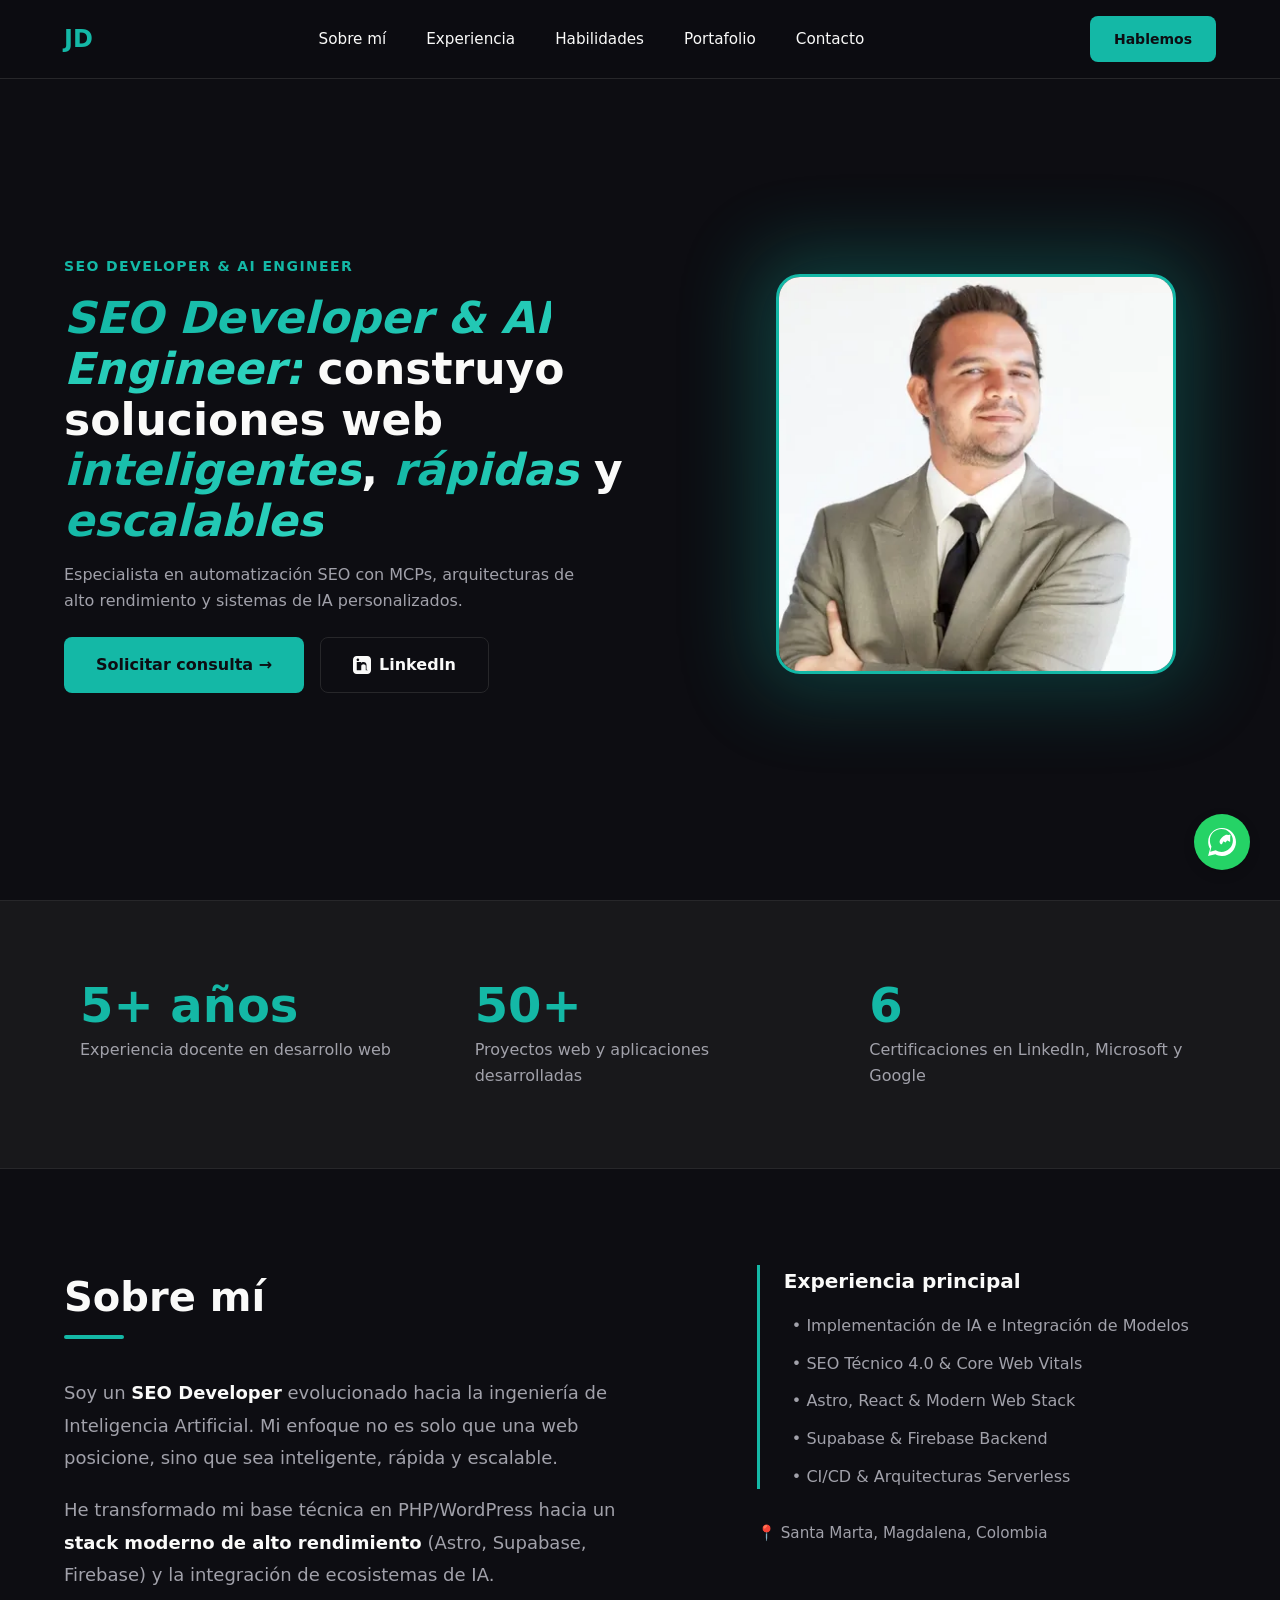
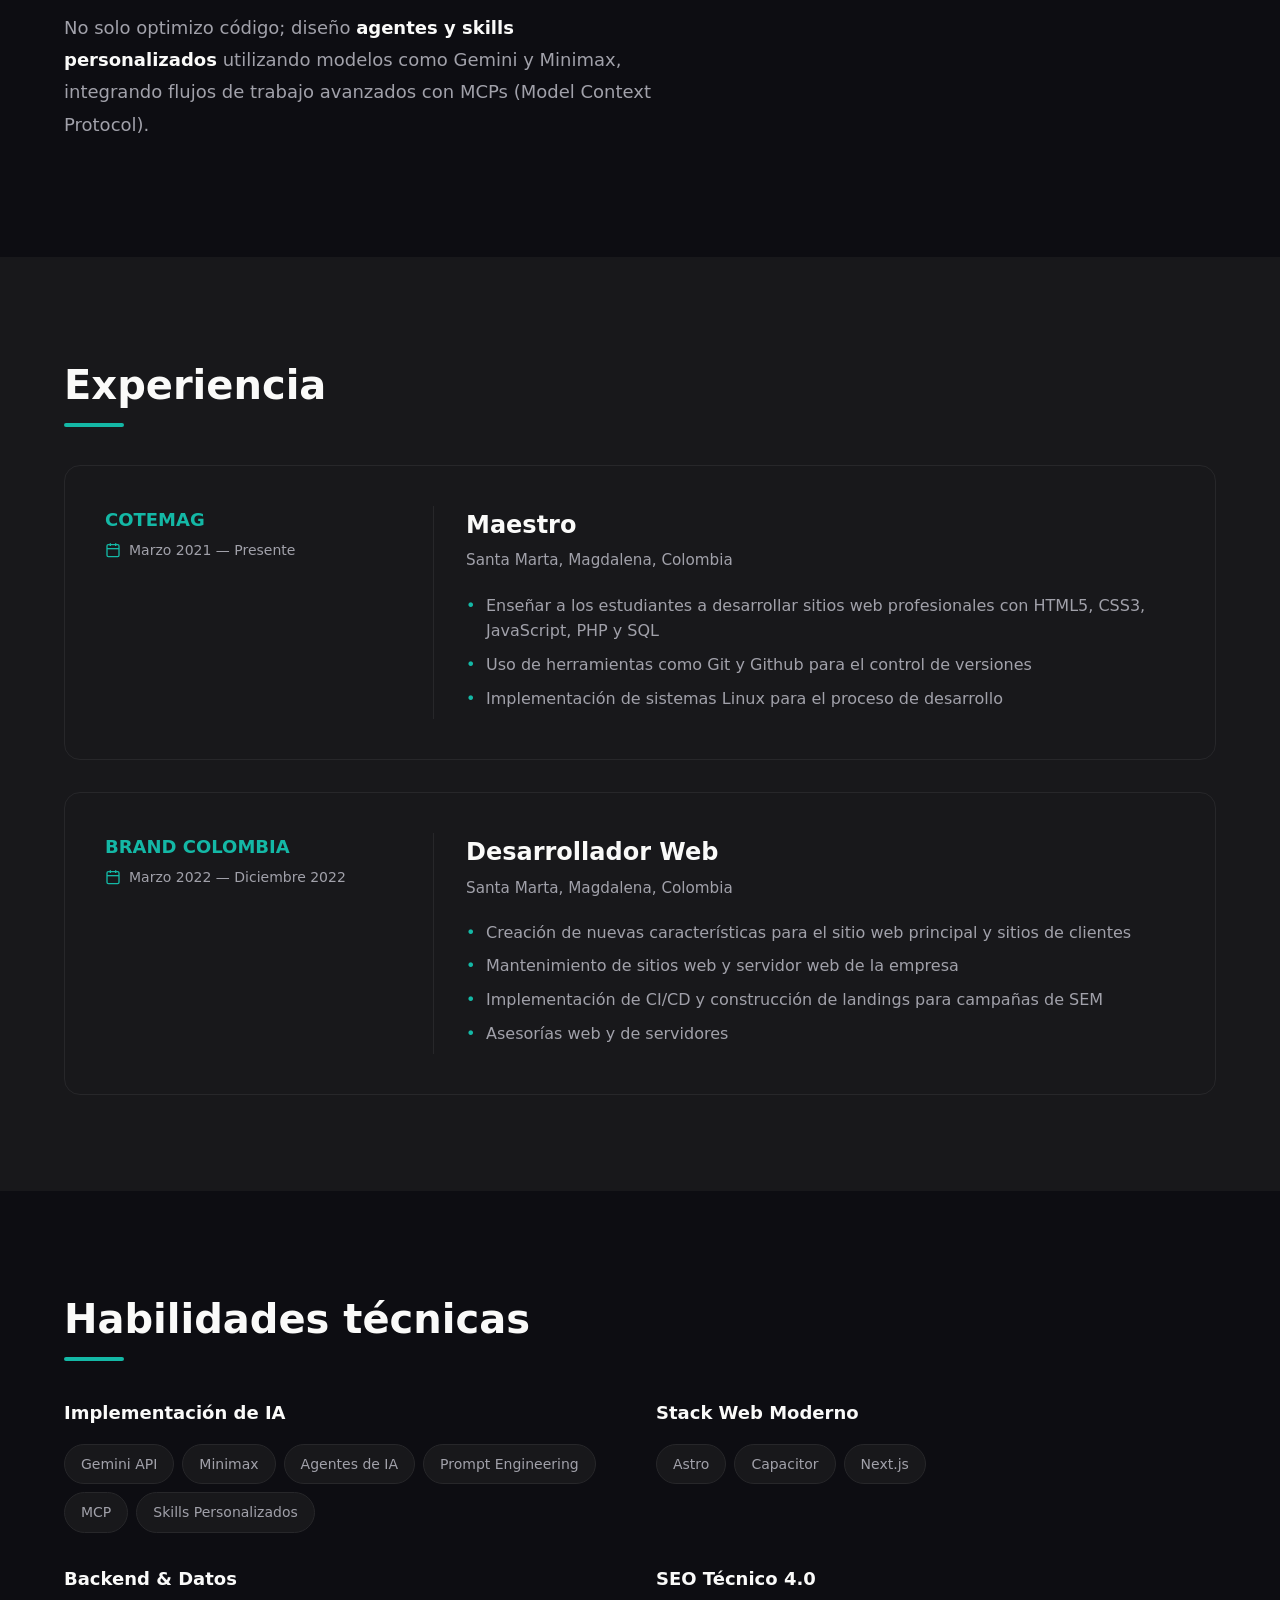
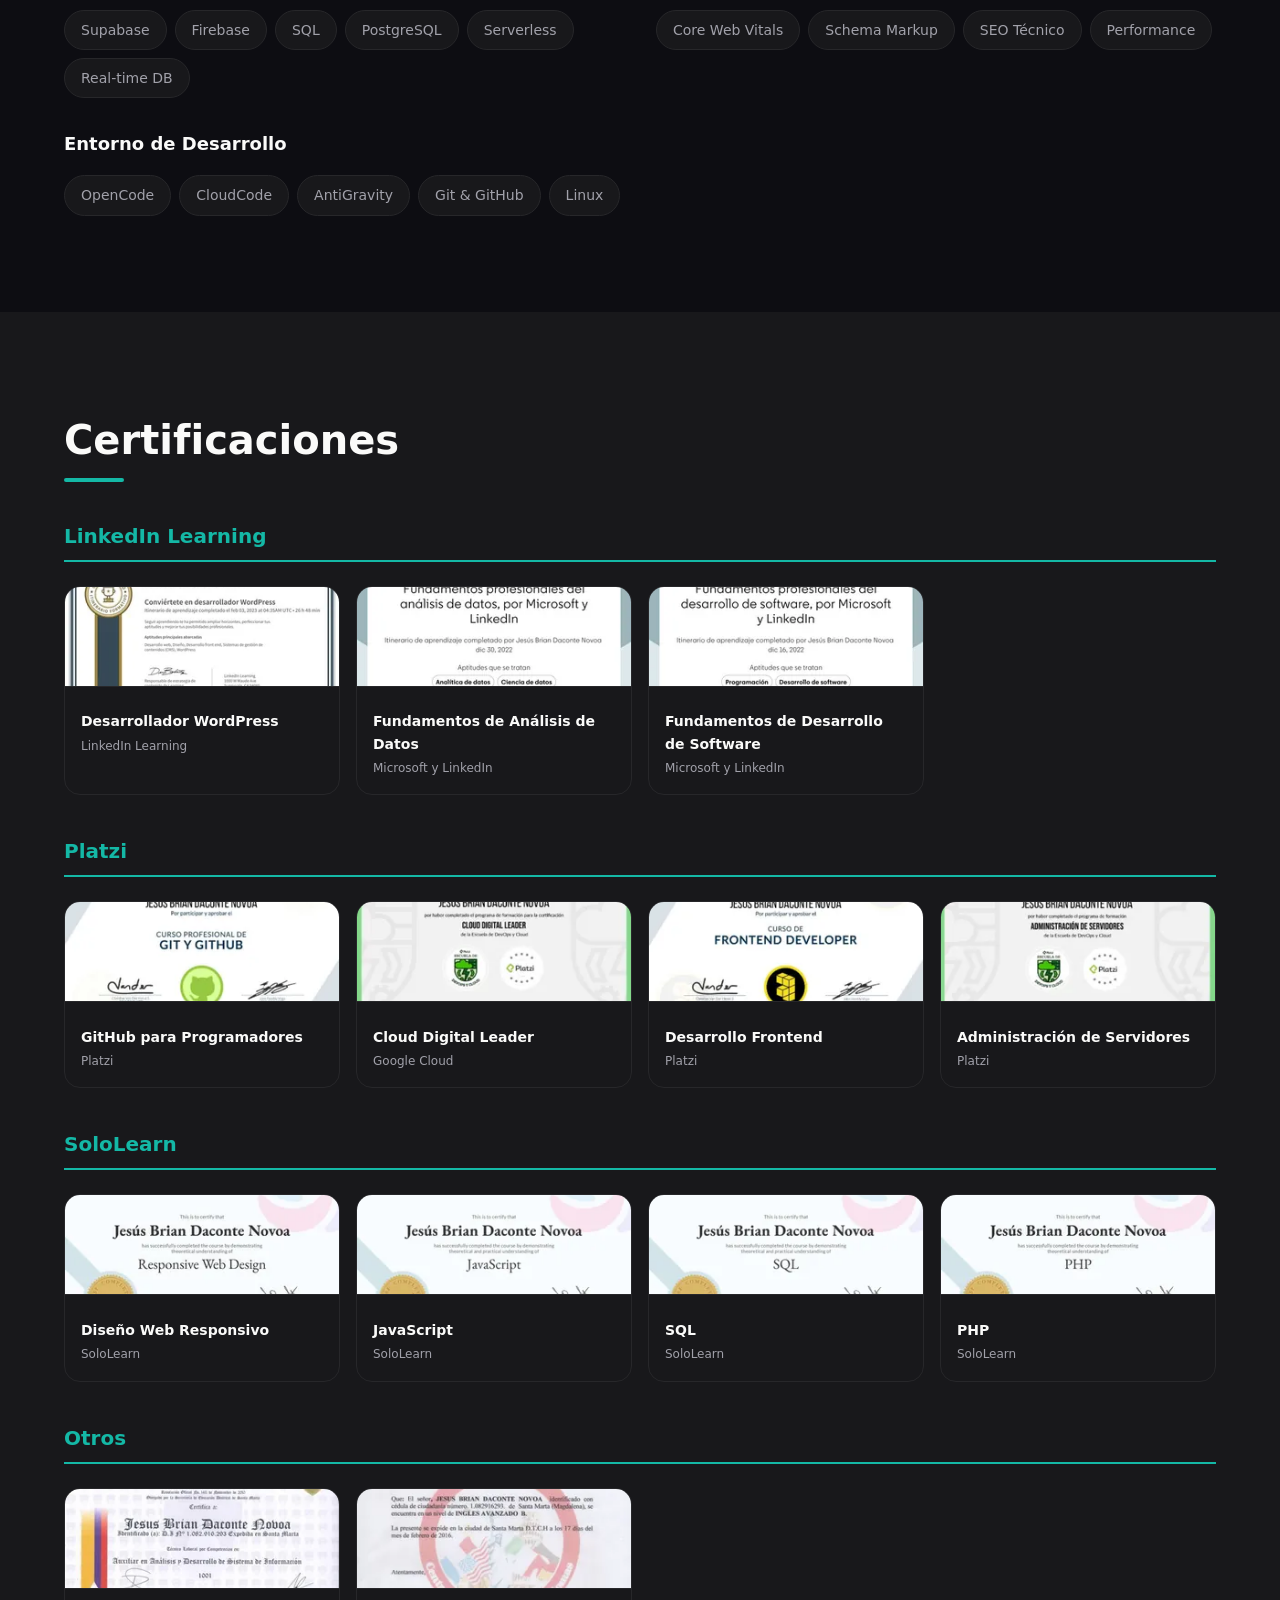
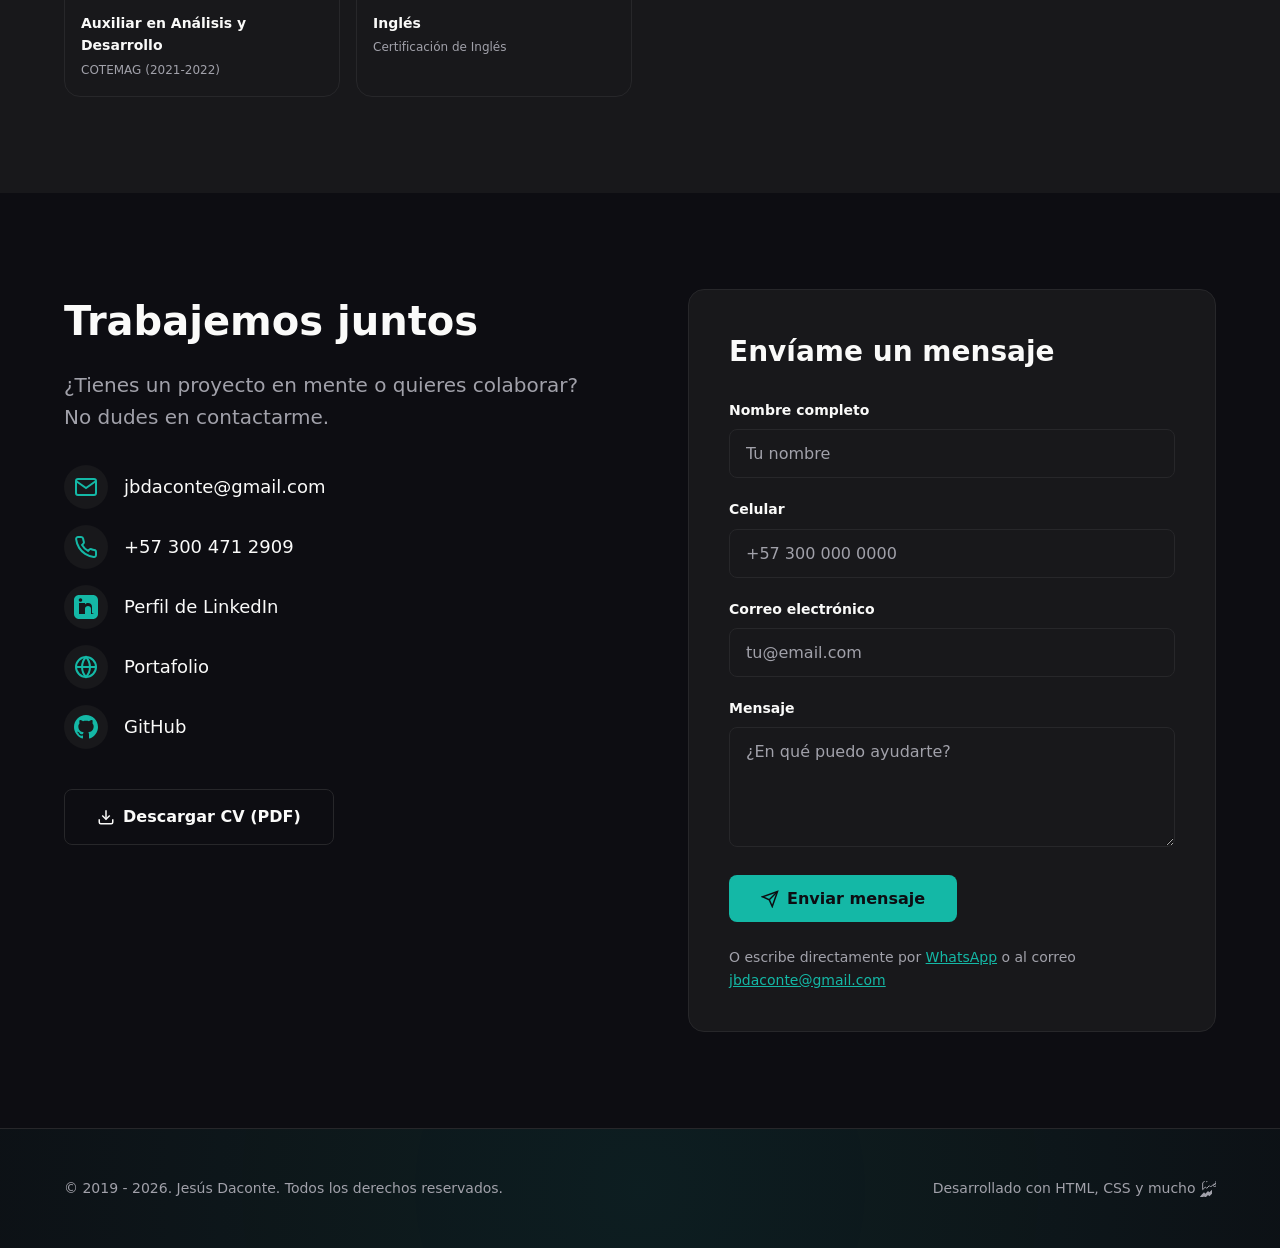
<file: index.html>
<!DOCTYPE html>
<html lang="es" class="dark">
<head>
    <meta charset="UTF-8">
    <meta name="viewport" content="width=device-width, initial-scale=1.0">
    <meta name="description" content="SEO Developer & AI Engineer especializado en automatización SEO con MCPs, arquitecturas de alto rendimiento y sistemas de IA personalizados. Santa Marta, Colombia.">
    <meta property="og:title" content="JD - SEO Developer & AI Engineer">
    <meta property="og:description" content="Construyo soluciones web inteligentes, rápidas y escalables. Especialista en automatización SEO con MCPs e IA.">
    <meta property="og:type" content="website">
    <meta property="og:url" content="https://jesusdaconte.github.io/cv/">
    <meta property="og:image" content="https://jesusdaconte.github.io/cv/img/jesus-daconte-seo-developer-ai-engineer.webp">
    <meta name="twitter:card" content="summary_large_image">
    <meta name="twitter:title" content="JD - SEO Developer & AI Engineer">
    <meta name="twitter:description" content="SEO Developer & AI Engineer especializado en automatización SEO con MCPs, arquitecturas de alto rendimiento y sistemas de IA personalizados. Santa Marta, Colombia.">
    <meta name="twitter:image" content="https://jesusdaconte.github.io/cv/img/jesus-daconte-seo-developer-ai-engineer.webp">
    <meta name="robots" content="index, follow">
    <link rel="canonical" href="https://jesusdaconte.github.io/cv/">
    <title>JD - SEO Developer & AI Engineer</title>
    <link rel="icon" href="data:image/svg+xml,<svg xmlns='http://www.w3.org/2000/svg' viewBox='0 0 32 32'><rect width='32' height='32' rx='6' fill='%2314b8a6'/><text x='16' y='22' font-size='16' font-weight='bold' text-anchor='middle' fill='%230d0d12' font-family='system-ui'>JD</text></svg>">
    <link rel="stylesheet" href="css/style.css">
    <script type="application/ld+json">
    {
        "@context": "https://schema.org",
        "@type": "Person",
        "name": "Jesús Brian Daconte Novoa",
        "givenName": "Jesús",
        "familyName": "Daconte Novoa",
        "jobTitle": "SEO Developer & AI Engineer",
        "description": "SEO Developer & AI Engineer especializado en automatización SEO con MCPs, arquitecturas de alto rendimiento y sistemas de IA personalizados.",
        "url": "https://jesusdaconte.github.io/cv/",
        "sameAs": [
            "https://www.linkedin.com/in/jesus-brian-daconte-novoa/",
            "https://github.com/JesusDaconte"
        ],
        "address": {
            "@type": "PostalAddress",
            "addressLocality": "Santa Marta",
            "addressRegion": "Magdalena",
            "addressCountry": "CO"
        },
        "email": "jbdaconte@gmail.com",
        "telephone": "+57 300 471 2909"
    }
    </script>
</head>
<body>
    <a href="#main-content" class="skip-to-content">Saltar al contenido principal</a>
    <!-- Navigation -->
    <nav>
        <div class="container">
            <a href="index.html" class="logo" aria-label="Volver al inicio">JD</a>
            <div class="nav-toggle" id="navToggle" aria-label="Abrir menú de navegación">
                <span></span>
                <span></span>
                <span></span>
            </div>
            <ul id="navMenu">
                <li><a href="#sobre-mi">Sobre mí</a></li>
                <li><a href="#experiencia">Experiencia</a></li>
                <li><a href="#habilidades">Habilidades</a></li>
                <li><a href="portafolio.html">Portafolio</a></li>
                <li><a href="#contacto">Contacto</a></li>
            </ul>
            <a href="#contacto" class="nav-btn">Hablemos</a>
        </div>
    </nav>

    <main id="main-content">
    <!-- Hero Section -->
    <section class="hero">
        <div class="container">
            <div class="hero-content">
                <p class="tagline">SEO Developer & AI Engineer</p>
                <h1>
                    <span>SEO Developer & AI Engineer:</span> construyo soluciones web <span>inteligentes</span>, 
                    <span>rápidas</span> y <span>escalables</span>
                </h1>
                <p class="description">
                    Especialista en automatización SEO con MCPs, arquitecturas de alto rendimiento y sistemas de IA personalizados.
                </p>
                <div class="hero-buttons">
                    <a href="#contacto" class="btn-primary">
                        Solicitar consulta →
                    </a>
                    <a href="https://www.linkedin.com/in/jesus-brian-daconte-novoa/" target="_blank" rel="noopener noreferrer" class="btn-outline">
                        <svg width="18" height="18" viewBox="0 0 24 24" fill="currentColor"><path d="M19 0h-14c-2.761 0-5 2.239-5 5v14c0 2.761 2.239 5 5 5h14c2.762 0 5-2.239 5-5v-14c0-2.761-2.238-5-5-5zm-11 19h-3v-11h3v11zm-1.5-12.268c-.966 0-1.75-.79-1.75-1.764s.784-1.764 1.75-1.764 1.75.79 1.75 1.764-.783 1.764-1.75 1.764zm13.5 12.268h-3v-5.5c0-1.5-1.5-2.5-3-2.5s-3 1-3 2.5v5.5h-3v-11h3v1.5c.5-.8 1.5-1.5 3-1.5 2.5 0 4 1.5 4 4v6z"/></svg>
                        LinkedIn
                    </a>
                </div>
            </div>
            <div class="hero-image">
                <div class="hero-image-wrapper">
                    <img src="img/jesus-daconte-seo-developer-ai-engineer.webp" alt="Jesús Brian Daconte Novoa - SEO Developer & AI Engineer" width="400" height="400">
                </div>
            </div>
        </div>
    </section>

    <!-- Stats Section -->
    <section class="stats">
        <div class="container">
            <div class="stats-grid">
                <div class="stat-item">
                    <div class="stat-number">5+ años</div>
                    <div class="stat-label">Experiencia docente en desarrollo web</div>
                </div>
                <div class="stat-item">
                    <div class="stat-number">50+</div>
                    <div class="stat-label">Proyectos web y aplicaciones desarrolladas</div>
                </div>
                <div class="stat-item">
                    <div class="stat-number">6</div>
                    <div class="stat-label">Certificaciones en LinkedIn, Microsoft y Google</div>
                </div>
            </div>
        </div>
    </section>

    <!-- About Section -->
    <section id="sobre-mi">
        <div class="container">
            <div class="about-grid">
                <div>
                    <h2 class="section-title">Sobre mí</h2>
                    <div class="about-text">
                        <p>
                            Soy un <span class="highlight">SEO Developer</span> evolucionado hacia la ingeniería de Inteligencia Artificial.
                            Mi enfoque no es solo que una web posicione, sino que sea inteligente, rápida y escalable.
                        </p>
                        <p>
                            He transformado mi base técnica en PHP/WordPress hacia un <span class="highlight">stack moderno de alto rendimiento</span> (Astro, Supabase, Firebase) y la integración de ecosistemas de IA.
                        </p>
                        <p>
                            No solo optimizo código; diseño <span class="highlight">agentes y skills personalizados</span> utilizando modelos como Gemini y Minimax, integrando flujos de trabajo avanzados con MCPs (Model Context Protocol).
                        </p>
                    </div>
                </div>
                <div>
                    <div class="experience-list">
                        <h3>Experiencia principal</h3>
                        <ul>
                            <li>• Implementación de IA e Integración de Modelos</li>
                            <li>• SEO Técnico 4.0 & Core Web Vitals</li>
                            <li>• Astro, React & Modern Web Stack</li>
                            <li>• Supabase & Firebase Backend</li>
                            <li>• CI/CD & Arquitecturas Serverless</li>
                        </ul>
                    </div>
                    <div class="location">
                        📍 Santa Marta, Magdalena, Colombia
                    </div>
                </div>
            </div>
        </div>
    </section>

    <!-- Experience Section -->
    <section id="experiencia" class="experience-section">
        <div class="container">
            <h2 class="section-title">Experiencia</h2>

            <div class="experience-card">
                <div class="experience-meta">
                    <div class="experience-company">COTEMAG</div>
                    <div class="experience-date"><svg width="16" height="16" viewBox="0 0 24 24" fill="none" stroke="currentColor" stroke-width="2"><rect x="3" y="4" width="18" height="18" rx="2" ry="2"/><line x1="16" y1="2" x2="16" y2="6"/><line x1="8" y1="2" x2="8" y2="6"/><line x1="3" y1="10" x2="21" y2="10"/></svg>Marzo 2021 — Presente</div>
                </div>
                <div class="experience-content">
                    <h3 class="experience-role">Maestro</h3>
                    <p class="experience-location">Santa Marta, Magdalena, Colombia</p>
                    <ul class="experience-description">
                        <li>Enseñar a los estudiantes a desarrollar sitios web profesionales con HTML5, CSS3, JavaScript, PHP y SQL</li>
                        <li>Uso de herramientas como Git y Github para el control de versiones</li>
                        <li>Implementación de sistemas Linux para el proceso de desarrollo</li>
                    </ul>
                </div>
            </div>

            <div class="experience-card">
                <div class="experience-meta">
                    <div class="experience-company">BRAND COLOMBIA</div>
                    <div class="experience-date"><svg width="16" height="16" viewBox="0 0 24 24" fill="none" stroke="currentColor" stroke-width="2"><rect x="3" y="4" width="18" height="18" rx="2" ry="2"/><line x1="16" y1="2" x2="16" y2="6"/><line x1="8" y1="2" x2="8" y2="6"/><line x1="3" y1="10" x2="21" y2="10"/></svg>Marzo 2022 — Diciembre 2022</div>
                </div>
                <div class="experience-content">
                    <h3 class="experience-role">Desarrollador Web</h3>
                    <p class="experience-location">Santa Marta, Magdalena, Colombia</p>
                    <ul class="experience-description">
                        <li>Creación de nuevas características para el sitio web principal y sitios de clientes</li>
                        <li>Mantenimiento de sitios web y servidor web de la empresa</li>
                        <li>Implementación de CI/CD y construcción de landings para campañas de SEM</li>
                        <li>Asesorías web y de servidores</li>
                    </ul>
                </div>
            </div>
        </div>
    </section>

     <!-- Skills Section -->
     <section id="habilidades">
         <div class="container">
             <h2 class="section-title">Habilidades técnicas</h2>

             <div class="skills-grid">
                 <div>
                     <div class="skill-category">
                         <h3>Implementación de IA</h3>
                         <div class="skill-badges">
                             <span class="skill-badge">Gemini API</span>
                             <span class="skill-badge">Minimax</span>
                             <span class="skill-badge">Agentes de IA</span>
                             <span class="skill-badge">Prompt Engineering</span>
                             <span class="skill-badge">MCP</span>
                             <span class="skill-badge">Skills Personalizados</span>
                         </div>
                     </div>
                 </div>
                 <div>
                     <div class="skill-category">
                         <h3>Stack Web Moderno</h3>
                         <div class="skill-badges">
                             <span class="skill-badge">Astro</span>
                             <span class="skill-badge">Capacitor</span>
                             <span class="skill-badge">Next.js</span>
                         </div>
                     </div>
                 </div>
                 <div>
                     <div class="skill-category">
                         <h3>Backend & Datos</h3>
                         <div class="skill-badges">
                             <span class="skill-badge">Supabase</span>
                             <span class="skill-badge">Firebase</span>
                             <span class="skill-badge">SQL</span>
                             <span class="skill-badge">PostgreSQL</span>
                             <span class="skill-badge">Serverless</span>
                             <span class="skill-badge">Real-time DB</span>
                         </div>
                     </div>
                 </div>
                 <div>
                     <div class="skill-category">
                         <h3>SEO Técnico 4.0</h3>
                         <div class="skill-badges">
                             <span class="skill-badge">Core Web Vitals</span>
                             <span class="skill-badge">Schema Markup</span>
                             <span class="skill-badge">SEO Técnico</span>
                             <span class="skill-badge">Performance</span>
                         </div>
                     </div>
                 </div>
                 <div style="grid-column: 1 / -1;">
                     <div class="skill-category">
                         <h3>Entorno de Desarrollo</h3>
                         <div class="skill-badges">
                             <span class="skill-badge">OpenCode</span>
                             <span class="skill-badge">CloudCode</span>
                             <span class="skill-badge">AntiGravity</span>
                             <span class="skill-badge">Git & GitHub</span>
                             <span class="skill-badge">Linux</span>
                         </div>
                     </div>
                 </div>
             </div>
         </div>
     </section>

    <!-- Certifications Section -->
    <section class="certs-section">
        <div class="container">
            <h2 class="section-title">Certificaciones</h2>

            <div class="certs-grid">

                <h3 class="certs-group-title">LinkedIn Learning</h3>

                <a href="https://www.linkedin.com/learning/certificates/eb81625b00bb8ffe73257dc23bc2b966647acdc835d7bb54cf71ca529bd28c13?lipi=urn%3Ali%3Apage%3Ad_flagship3_profile_view_base_certifications_details%3BGEJqhElURiSC2ZqKh%2Borgg%3D%3D" target="_blank" rel="noopener noreferrer" class="cert-card">
                    <img src="img/certificado-wordpress-linkedin.webp" alt="Certificado Desarrollador WordPress - LinkedIn Learning" class="cert-image" loading="lazy" width="300" height="232">
                    <div class="cert-content">
                        <h3>Desarrollador WordPress</h3>
                        <p>LinkedIn Learning</p>
                    </div>
                </a>

                <a href="https://www.linkedin.com/learning/certificates/116e78ab9c9cd80193bfeeaff74d9066cf09a5def88be54763f481d71eb1518e?lipi=urn%3Ali%3Apage%3Ad_flagship3_profile_view_base_certifications_details%3BGEJqhElURiSC2ZqKh%2Borgg%3D%3D" target="_blank" rel="noopener noreferrer" class="cert-card">
                    <img src="img/certificado-analisis-datos-microsoft-linkedin.webp" alt="Certificado Fundamentos de Análisis de Datos - Microsoft y LinkedIn" class="cert-image" loading="lazy" width="300" height="232">
                    <div class="cert-content">
                        <h3>Fundamentos de Análisis de Datos</h3>
                        <p>Microsoft y LinkedIn</p>
                    </div>
                </a>

                <a href="https://www.linkedin.com/learning/certificates/eb19a33fbbbf1db0a218887098c05080b0911b50433537f2cedc94977b79ece6?lipi=urn%3Ali%3Apage%3Ad_flagship3_profile_view_base_certifications_details%3BGEJqhElURiSC2ZqKh%2Borgg%3D%3D" target="_blank" rel="noopener noreferrer" class="cert-card">
                    <img src="img/certificado-desarrollo-software-microsoft-linkedin.webp" alt="Certificado Fundamentos de Desarrollo de Software - Microsoft y LinkedIn" class="cert-image" loading="lazy" width="300" height="232">
                    <div class="cert-content">
                        <h3>Fundamentos de Desarrollo de Software</h3>
                        <p>Microsoft y LinkedIn</p>
                    </div>
                </a>

                <h3 class="certs-group-title">Platzi</h3>

                <a href="https://platzi.com/p/jbdaconte/curso/1557-git-github/diploma/detalle/" target="_blank" rel="noopener noreferrer" class="cert-card">
                    <img src="img/certificado-github-programadores.webp" alt="Certificado GitHub para Programadores - Platzi" class="cert-image" loading="lazy" width="300" height="232">
                    <div class="cert-content">
                        <h3>GitHub para Programadores</h3>
                        <p>Platzi</p>
                    </div>
                </a>

                <a href="https://platzi.com/p/jbdaconte/ruta/8422-cloud-digital-leader/diploma/detalle/" target="_blank" rel="noopener noreferrer" class="cert-card">
                    <img src="img/certificado-cloud-digital-leader-google.webp" alt="Certificado Cloud Digital Leader - Google Cloud" class="cert-image" loading="lazy" width="300" height="231">
                    <div class="cert-content">
                        <h3>Cloud Digital Leader</h3>
                        <p>Google Cloud</p>
                    </div>
                </a>

                <a href="https://platzi.com/p/jbdaconte/curso/2467-frontend-developer/diploma/detalle/" target="_blank" rel="noopener noreferrer" class="cert-card">
                    <img src="img/certificado-desarrollo-frontend-platzi.webp" alt="Certificado Desarrollo Frontend - Platzi" class="cert-image" loading="lazy" width="300" height="232">
                    <div class="cert-content">
                        <h3>Desarrollo Frontend</h3>
                        <p>Platzi</p>
                    </div>
                </a>

                <a href="https://platzi.com/p/jbdaconte/ruta/8350-cloud-servidores/diploma/detalle/" target="_blank" rel="noopener noreferrer" class="cert-card">
                    <img src="img/certificado-administracion-servidores-platzi.webp" alt="Certificado Administración de Servidores - Platzi" class="cert-image" loading="lazy" width="300" height="230">
                    <div class="cert-content">
                        <h3>Administración de Servidores</h3>
                        <p>Platzi</p>
                    </div>
                </a>

                <h3 class="certs-group-title">SoloLearn</h3>

                <a href="https://www.sololearn.com/Certificate/CT-GWRNERUO/jpg" target="_blank" rel="noopener noreferrer" class="cert-card">
                    <img src="img/certificado-diseno-web-responsivo-sololearn.webp" alt="Certificado Diseño Web Responsivo - SoloLearn" class="cert-image" loading="lazy" width="300" height="212">
                    <div class="cert-content">
                        <h3>Diseño Web Responsivo</h3>
                        <p>SoloLearn</p>
                    </div>
                </a>

                <a href="https://www.sololearn.com/Certificate/CT-CC9CJGH2/png" target="_blank" rel="noopener noreferrer" class="cert-card">
                    <img src="img/certificado-javascript-sololearn.webp" alt="Certificado JavaScript - SoloLearn" class="cert-image" loading="lazy" width="300" height="212">
                    <div class="cert-content">
                        <h3>JavaScript</h3>
                        <p>SoloLearn</p>
                    </div>
                </a>

                <a href="https://www.sololearn.com/Certificate/CT-VPBGTAJV/png" target="_blank" rel="noopener noreferrer" class="cert-card">
                    <img src="img/certificado-sql-sololearn.webp" alt="Certificado SQL - SoloLearn" class="cert-image" loading="lazy" width="300" height="212">
                    <div class="cert-content">
                        <h3>SQL</h3>
                        <p>SoloLearn</p>
                    </div>
                </a>

                <a href="https://www.sololearn.com/Certificate/CT-01EPOLUM/jpg" target="_blank" rel="noopener noreferrer" class="cert-card">
                    <img src="img/certificado-php-sololearn.webp" alt="Certificado PHP - SoloLearn" class="cert-image" loading="lazy" width="300" height="212">
                    <div class="cert-content">
                        <h3>PHP</h3>
                        <p>SoloLearn</p>
                    </div>
                </a>

                <h3 class="certs-group-title">Otros</h3>

                <a href="img/certificado-analisis-desarrollo-cotemag.webp" target="_blank" rel="noopener noreferrer" class="cert-card">
                    <img src="img/certificado-analisis-desarrollo-cotemag.webp" alt="Certificado Auxiliar en Análisis y Desarrollo - COTEMAG" class="cert-image" loading="lazy" width="300" height="194">
                    <div class="cert-content">
                        <h3>Auxiliar en Análisis y Desarrollo</h3>
                        <p>COTEMAG (2021-2022)</p>
                    </div>
                </a>

                <a href="img/certificado-ingles.webp" target="_blank" rel="noopener noreferrer" class="cert-card">
                    <img src="img/certificado-ingles.webp" alt="Certificado de Inglés" class="cert-image" loading="lazy" width="300" height="370">
                    <div class="cert-content">
                        <h3>Inglés</h3>
                        <p>Certificación de Inglés</p>
                    </div>
                </a>

            </div>
        </div>
    </section>

    <!-- Contact Section -->
    <section id="contacto">
        <div class="container">
            <div class="contact-grid">
                <div class="contact-info">
                    <h2>Trabajemos juntos</h2>
                    <p>¿Tienes un proyecto en mente o quieres colaborar? No dudes en contactarme.</p>
                    <ul class="contact-list">
                        <li>
                            <a href="mailto:jbdaconte@gmail.com">
                                <span class="icon"><svg width="24" height="24" viewBox="0 0 24 24" fill="none" stroke="currentColor" stroke-width="2"><path d="M4 4h16c1.1 0 2 .9 2 2v12c0 1.1-.9 2-2 2H4c-1.1 0-2-.9-2-2V6c0-1.1.9-2 2-2z"/><polyline points="22,6 12,13 2,6"/></svg></span>
                                jbdaconte@gmail.com
                            </a>
                        </li>
                        <li>
                            <a href="tel:3004712909">
                                <span class="icon"><svg width="24" height="24" viewBox="0 0 24 24" fill="none" stroke="currentColor" stroke-width="2"><path d="M22 16.92v3a2 2 0 0 1-2.18 2 19.79 19.79 0 0 1-8.63-3.07 19.5 19.5 0 0 1-6-6 19.79 19.79 0 0 1-3.07-8.67A2 2 0 0 1 4.11 2h3a2 2 0 0 1 2 1.72 12.84 12.84 0 0 0 .7 2.81 2 2 0 0 1-.45 2.11L8.09 9.91a16 16 0 0 0 6 6l1.27-1.27a2 2 0 0 1 2.11-.45 12.84 12.84 0 0 0 2.81.7A2 2 0 0 1 22 16.92z"/></svg></span>
                                +57 300 471 2909
                            </a>
                        </li>
                        <li>
                            <a href="https://www.linkedin.com/in/jesus-brian-daconte-novoa/" target="_blank" rel="noopener noreferrer">
                                <span class="icon"><svg width="24" height="24" viewBox="0 0 24 24" fill="currentColor"><path d="M19 0h-14c-2.761 0-5 2.239-5 5v14c0 2.761 2.239 5 5 5h14c2.762 0 5-2.239 5-5v-14c0-2.761-2.238-5-5-5zm-11 19h-3v-11h3v11zm-1.5-12.268c-.966 0-1.75-.79-1.75-1.764s.784-1.764 1.75-1.764 1.75.79 1.75 1.764-.783 1.764-1.75 1.764zm13.5 12.268h-3v-5.5c0-1.5-1.5-2.5-3-2.5s-3 1-3 2.5v5.5h-3v-11h3v1.5c.5-.8 1.5-1.5 3-1.5 2.5 0 4 1.5 4 4v6z"/></svg></span>
                                Perfil de LinkedIn
                            </a>
                        </li>
                        <li>
                            <a href="portafolio.html">
                                <span class="icon"><svg width="24" height="24" viewBox="0 0 24 24" fill="none" stroke="currentColor" stroke-width="2"><circle cx="12" cy="12" r="10"/><line x1="2" y1="12" x2="22" y2="12"/><path d="M12 2a15.3 15.3 0 0 1 4 10 15.3 15.3 0 0 1-4 10 15.3 15.3 0 0 1-4-10 15.3 15.3 0 0 1 4-10z"/></svg></span>
                                Portafolio
                            </a>
                        </li>
                        <li>
                            <a href="https://github.com/JesusDaconte" target="_blank" rel="noopener noreferrer">
                                <span class="icon"><svg width="24" height="24" viewBox="0 0 24 24" fill="currentColor"><path d="M12 0c-6.626 0-12 5.373-12 12 0 5.302 3.438 9.8 8.207 11.387.599.111.793-.261.793-.577v-2.234c-3.338.726-4.033-1.416-4.033-1.416-.546-1.387-1.333-1.756-1.333-1.756-1.089-.745.083-.729.083-.729 1.205.084 1.839 1.237 1.839 1.237 1.07 1.834 2.807 1.304 3.492.997.107-.775.418-1.305.762-1.604-2.665-.305-5.467-1.334-5.467-5.931 0-1.311.469-2.381 1.236-3.221-.124-.303-.535-1.524.117-3.176 0 0 1.008-.322 3.301 1.23.957-.266 1.983-.399 3.003-.404 1.02.005 2.047.138 3.006.404 2.291-1.552 3.297-1.23 3.297-1.23.653 1.653.242 2.874.118 3.176.77.84 1.235 1.911 1.235 3.221 0 4.609-2.807 5.624-5.479 5.921.43.372.823 1.102.823 2.222v3.293c0 .319.192.694.801.576 4.765-1.589 8.199-6.086 8.199-11.386 0-6.627-5.373-12-12-12z"/></svg></span>
                                GitHub
                            </a>
                        </li>
                    </ul>
                    <a href="Jesus_Daconte_Hoja_de_Vida.pdf" download class="btn-outline" style="margin-top: 1.5rem; display: inline-flex; gap: 0.5rem;">
                        <svg width="18" height="18" viewBox="0 0 24 24" fill="none" stroke="currentColor" stroke-width="2"><path d="M21 15v4a2 2 0 0 1-2 2H5a2 2 0 0 1-2-2v-4"/><polyline points="7 10 12 15 17 10"/><line x1="12" y1="15" x2="12" y2="3"/></svg>
                        Descargar CV (PDF)
                    </a>
                </div>
                <div class="contact-form-wrapper">
                    <h3>Envíame un mensaje</h3>
                    <form class="contact-form" id="contactForm">
                        <div class="form-group">
                            <label for="nombre">Nombre completo</label>
                            <input type="text" id="nombre" name="nombre" placeholder="Tu nombre" required>
                        </div>
                        <div class="form-group">
                            <label for="celular">Celular</label>
                            <input type="tel" id="celular" name="celular" placeholder="+57 300 000 0000" required>
                        </div>
                        <div class="form-group">
                            <label for="email">Correo electrónico</label>
                            <input type="email" id="email" name="email" placeholder="tu@email.com" required>
                        </div>
                        <div class="form-group">
                            <label for="mensaje">Mensaje</label>
                            <textarea id="mensaje" name="mensaje" rows="4" placeholder="¿En qué puedo ayudarte?" required></textarea>
                        </div>
                        <button type="submit" class="btn-primary">
                            <svg width="18" height="18" viewBox="0 0 24 24" fill="none" stroke="currentColor" stroke-width="2"><line x1="22" y1="2" x2="11" y2="13"/><polygon points="22 2 15 22 11 13 2 9 22 2"/></svg>
                            Enviar mensaje
                        </button>
                    </form>
                    <p class="form-note">O escribe directamente por <a href="https://wa.me/573004712909" target="_blank" rel="noopener noreferrer">WhatsApp</a> o al correo <a href="mailto:jbdaconte@gmail.com">jbdaconte@gmail.com</a></p>
                </div>
            </div>
        </div>
    </section>

    </main>

    <!-- Footer -->
    <footer>
        <div class="container">
            <p>© 2019 - 2026. Jesús Daconte. Todos los derechos reservados.</p>
            <p>Desarrollado con HTML, CSS y mucho <svg width="16" height="16" viewBox="0 0 24 24" fill="currentColor" style="vertical-align: middle;"><path d="M2 21l4-4 2 2 4-4 2 2 4-4v6l-4 4-2-2-4 4-2-2-4 4-2-2-4 4z"/><path d="M20 5l-4 4-2-2-4 4-2-2-4 4V3l4-4 2 2 4-4 2 2 4-4 4 4v4l-4 4 2 2 4-4 2 2 4-4z" fill="none" stroke="currentColor" stroke-width="1.5"/></svg></p>
        </div>
    </footer>

    <!-- Floating WhatsApp Button -->
    <a href="https://wa.me/573004712909?text=Hola%20Jes%C3%BAs,%20vi%20tu%20portafolio%20y%20me%20gustar%C3%ADa%20contactarte." class="whatsapp-float" target="_blank" rel="noopener noreferrer" aria-label="Contactar por WhatsApp">
        <svg viewBox="0 0 24 24" fill="currentColor">
            <path d="M.057 24l1.687-6.163c-1.041-1.804-1.588-3.849-1.587-5.946C.06 5.348 5.397.01 12.008.01c3.202.001 6.212 1.246 8.477 3.514 2.266 2.268 3.507 5.28 3.505 8.484-.004 6.657-5.34 11.997-11.953 11.997-2.005-.001-3.973-.502-5.724-1.455L0 24zm6.59-4.846c1.6.95 3.188 1.449 4.825 1.451 5.436 0 9.86-4.413 9.863-9.847.002-2.63-1.023-5.101-2.883-6.963C16.59 1.931 14.111.905 11.48.905c-5.441 0-9.865 4.414-9.868 9.848-.001 1.77.463 3.5 1.345 5.023L1.921 20.35l4.726-1.196zm12.35-7.3c-.3-.15-1.771-.875-2.046-.975-.275-.1-.475-.15-.675.15-.2.3-.775.975-.95 1.175-.175.2-.35.225-.65.075-1.201-.6-2.043-1.054-2.855-2.45-.21-.36.21-.33.6-.11.11.06.22.13.3.19.29.29.3.43.43.71.13.27.06.51-.03.68-.09.18-.775 1.865-.95 2.285-.17.41-.35.34-.48.34-.11 0-.25 0-.4-.01-.15-.01-.38-.05-.58-.27-.2-.22-.775-.75-.775-1.83 0-1.08.788-2.13.963-2.36.175-.23 1.55-2.368 3.754-3.32.524-.226 1.05-.333 1.5-.325.53.01 1.5.25 1.5.25.325-.05.52-.22.52-.22s.22-.05.35-.05c.13 0 .2.02.2.02s.1.03.15.05c.05.02.13.05.13.05.15.1.28.27.28.45 0 .22-.08.6-.25 1.05z" />
        </svg>
    </a>

    <script src="js/main.js" defer></script>
</body>
</html>
</file>
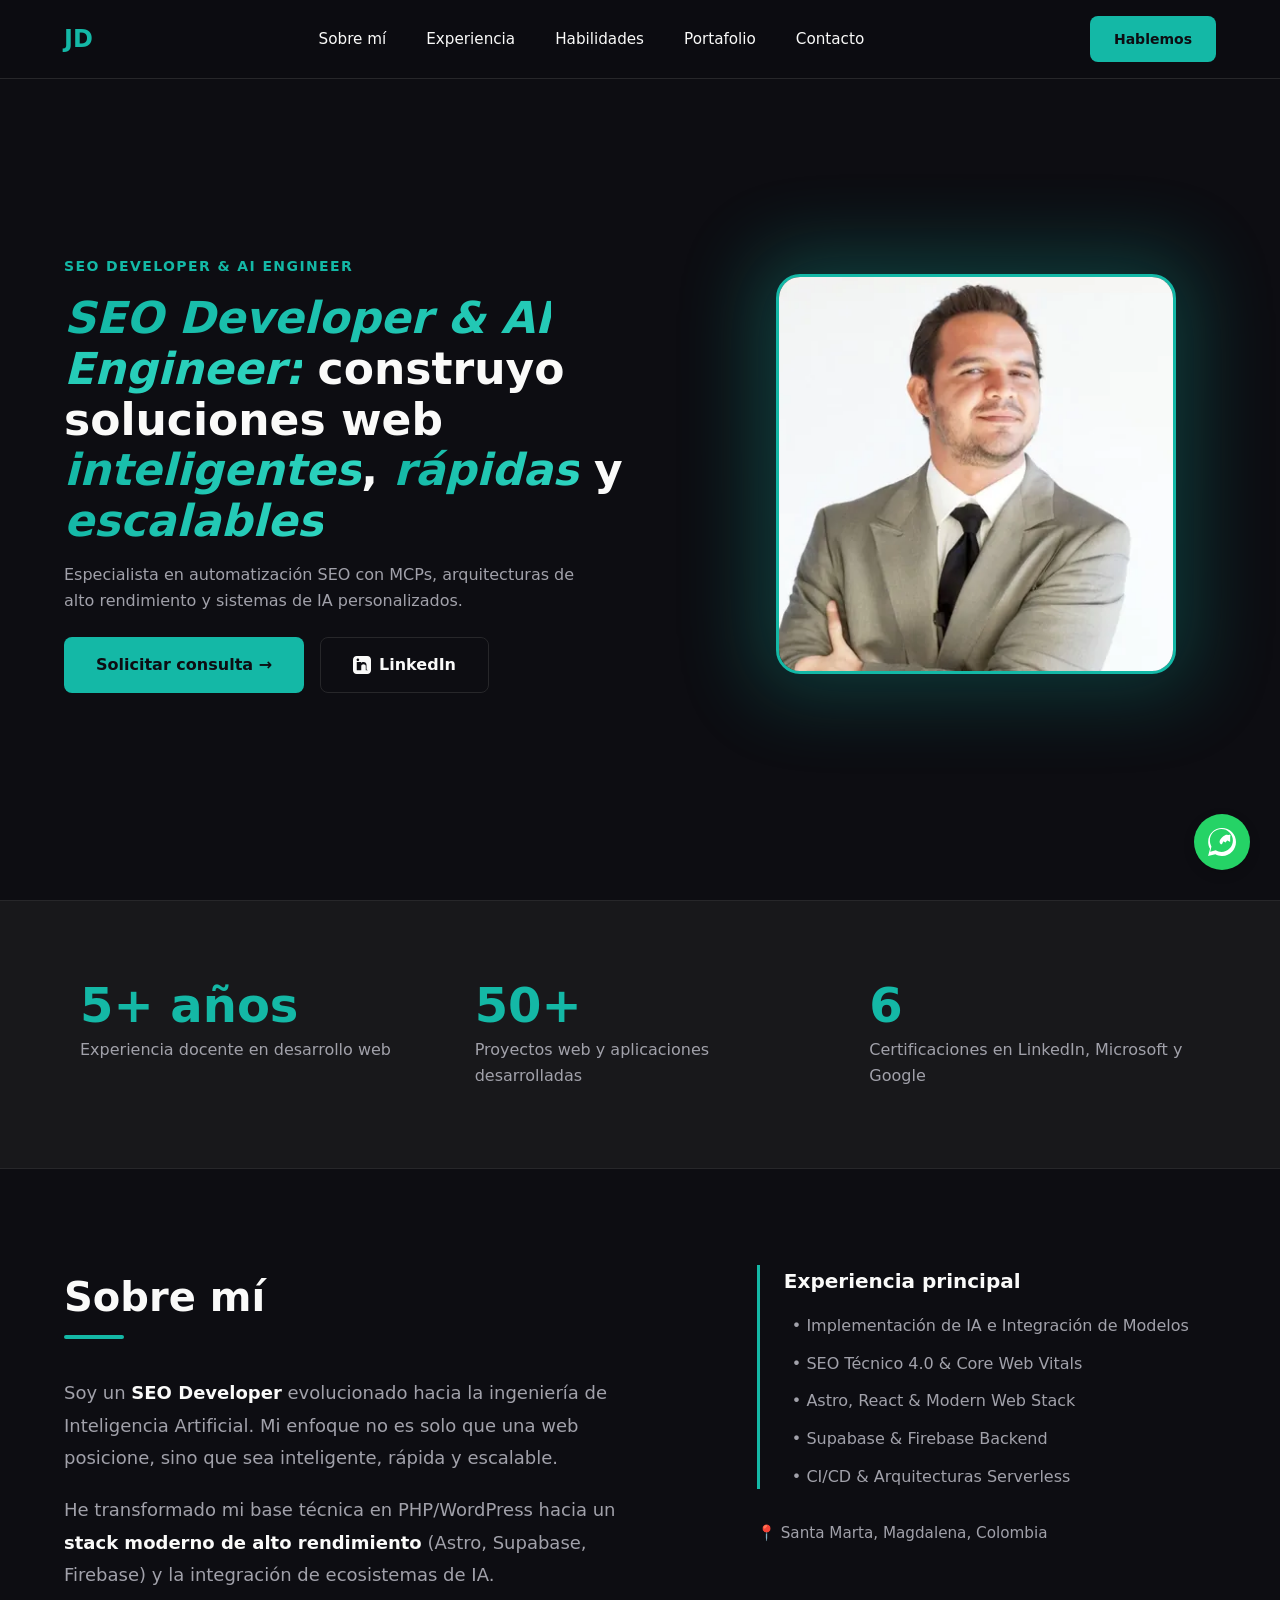
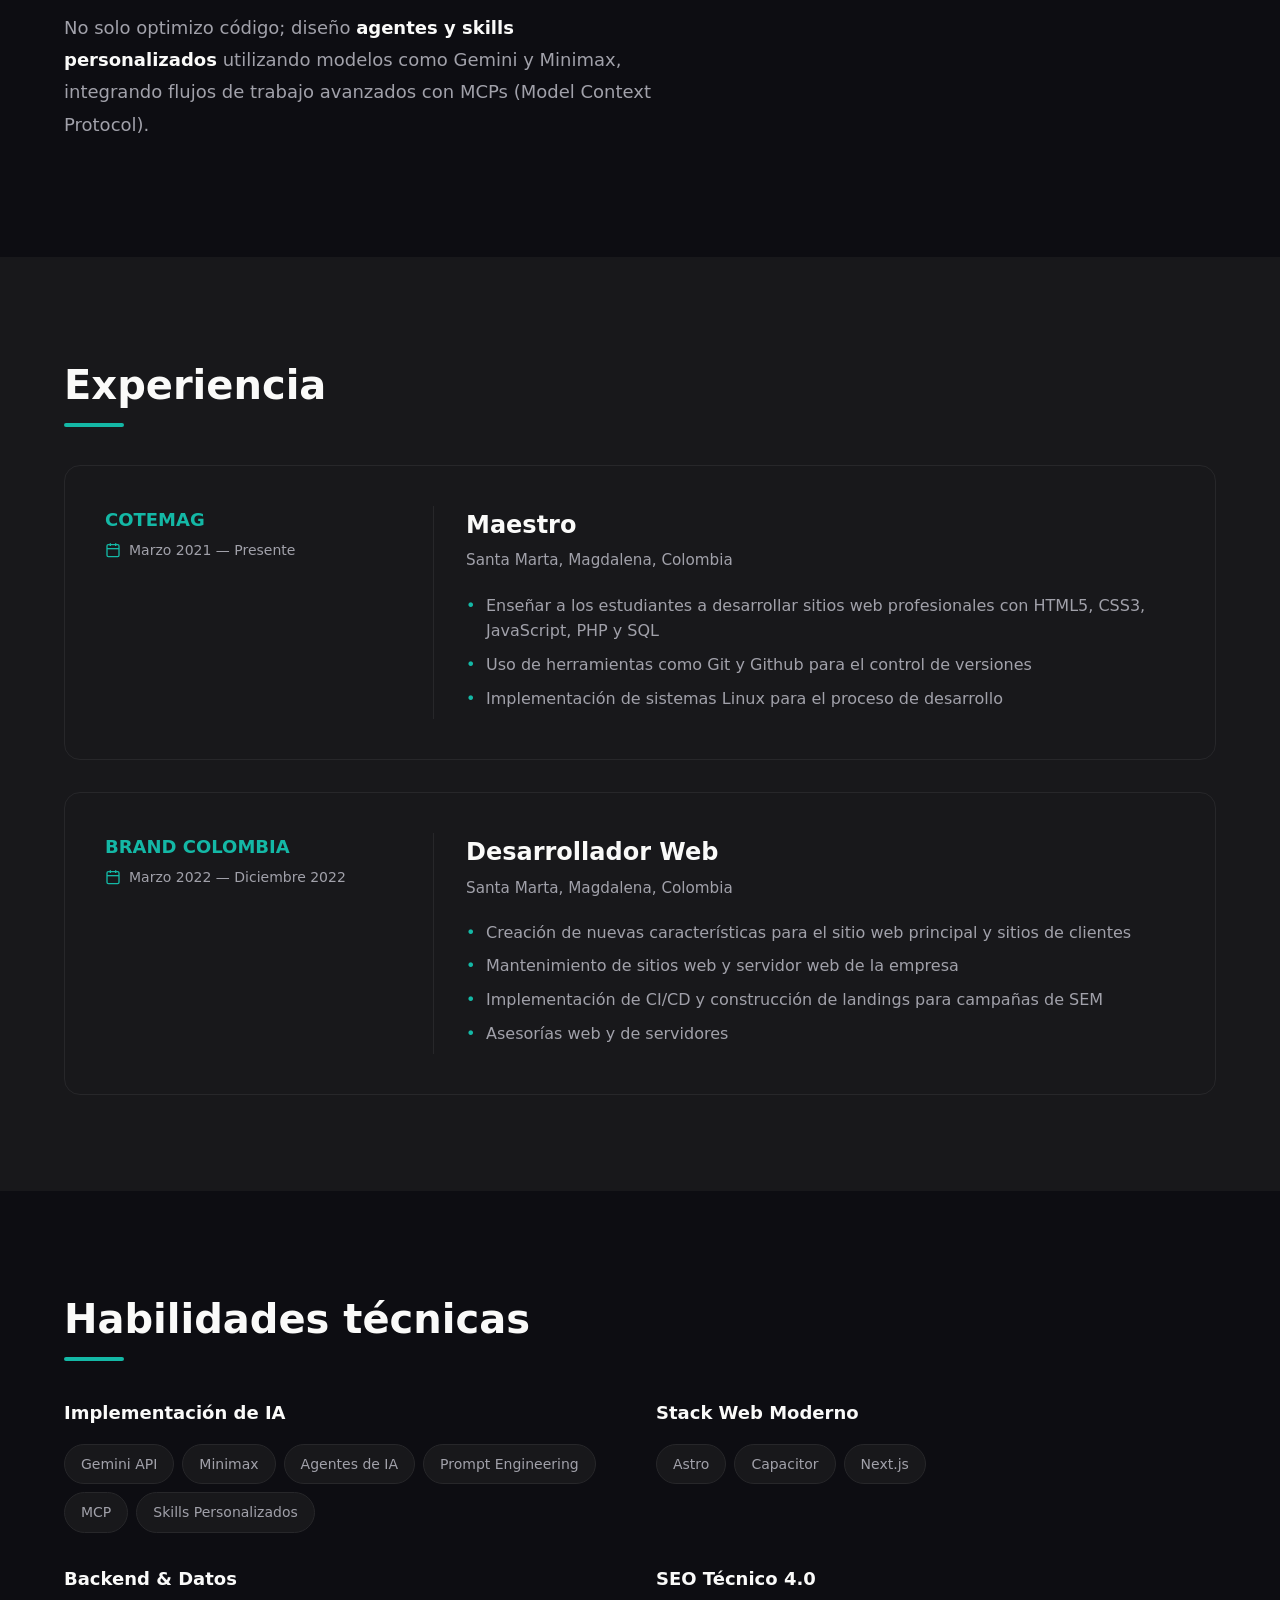
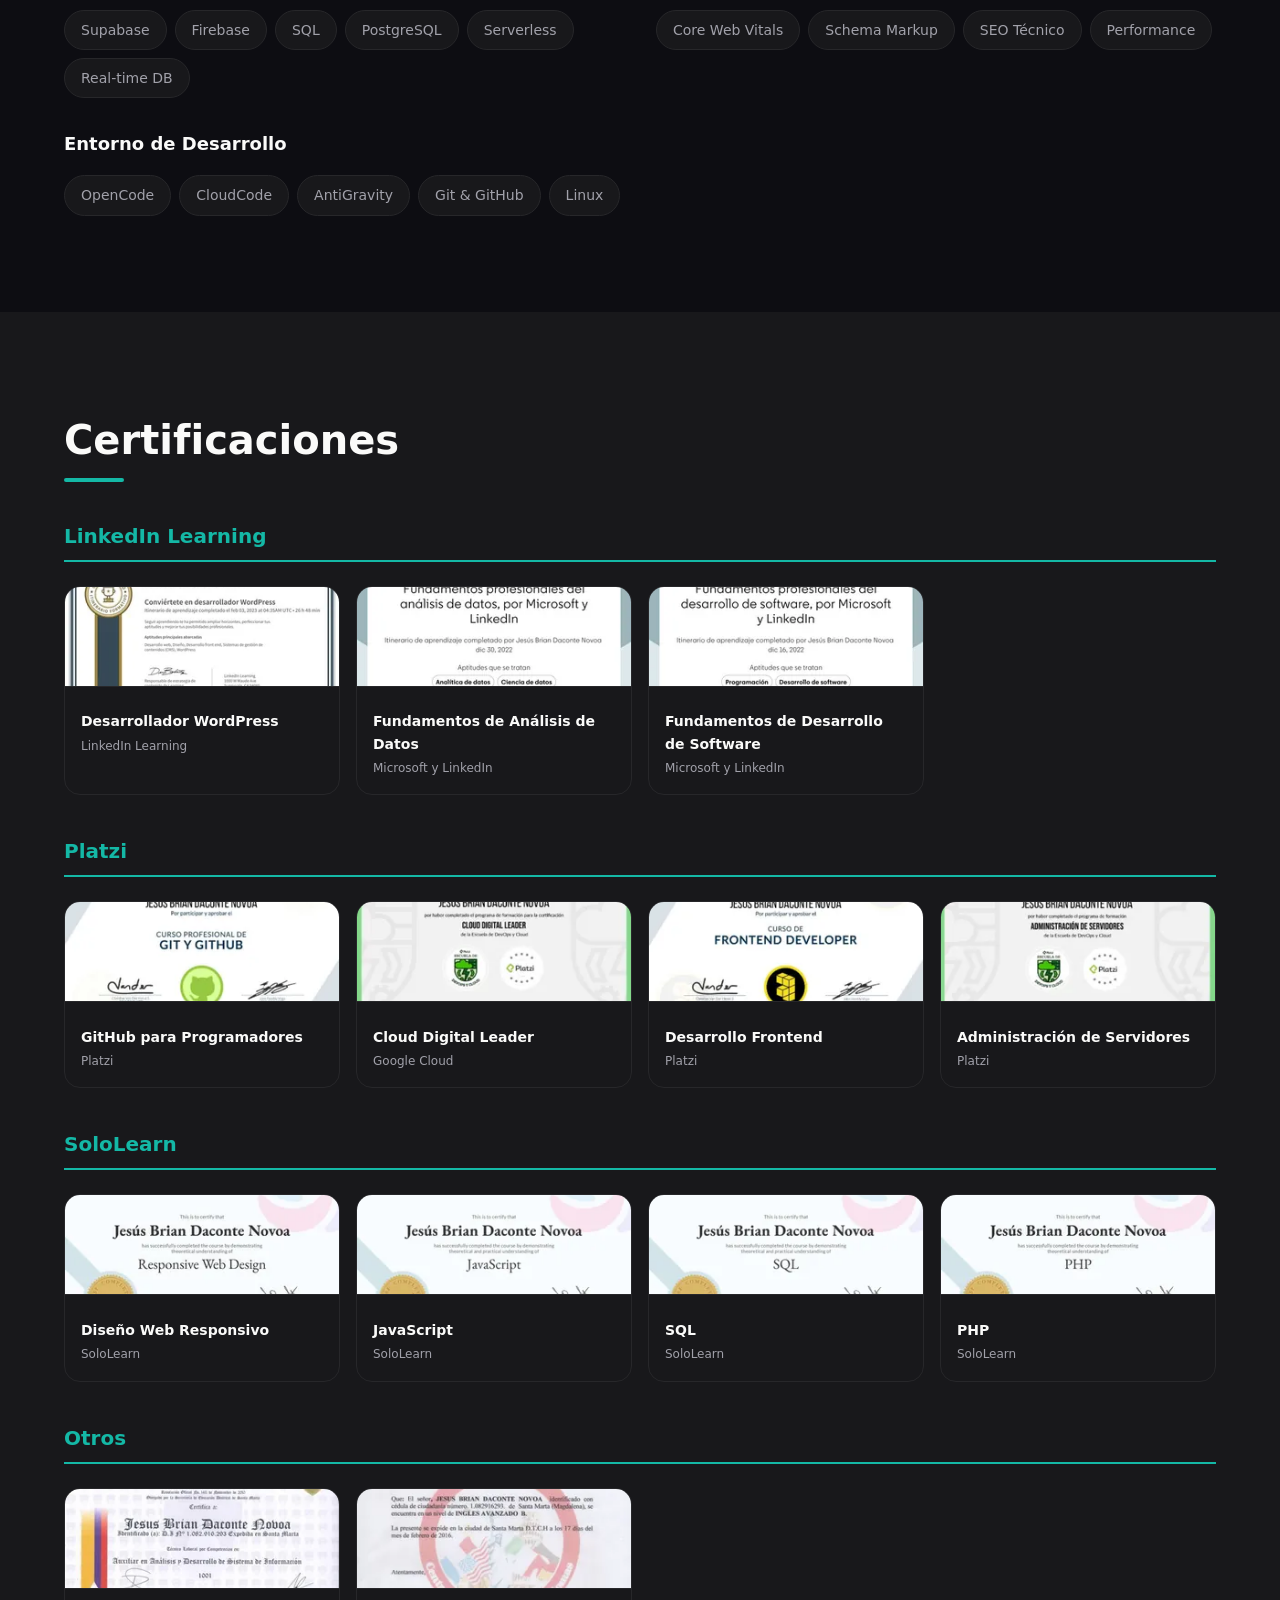
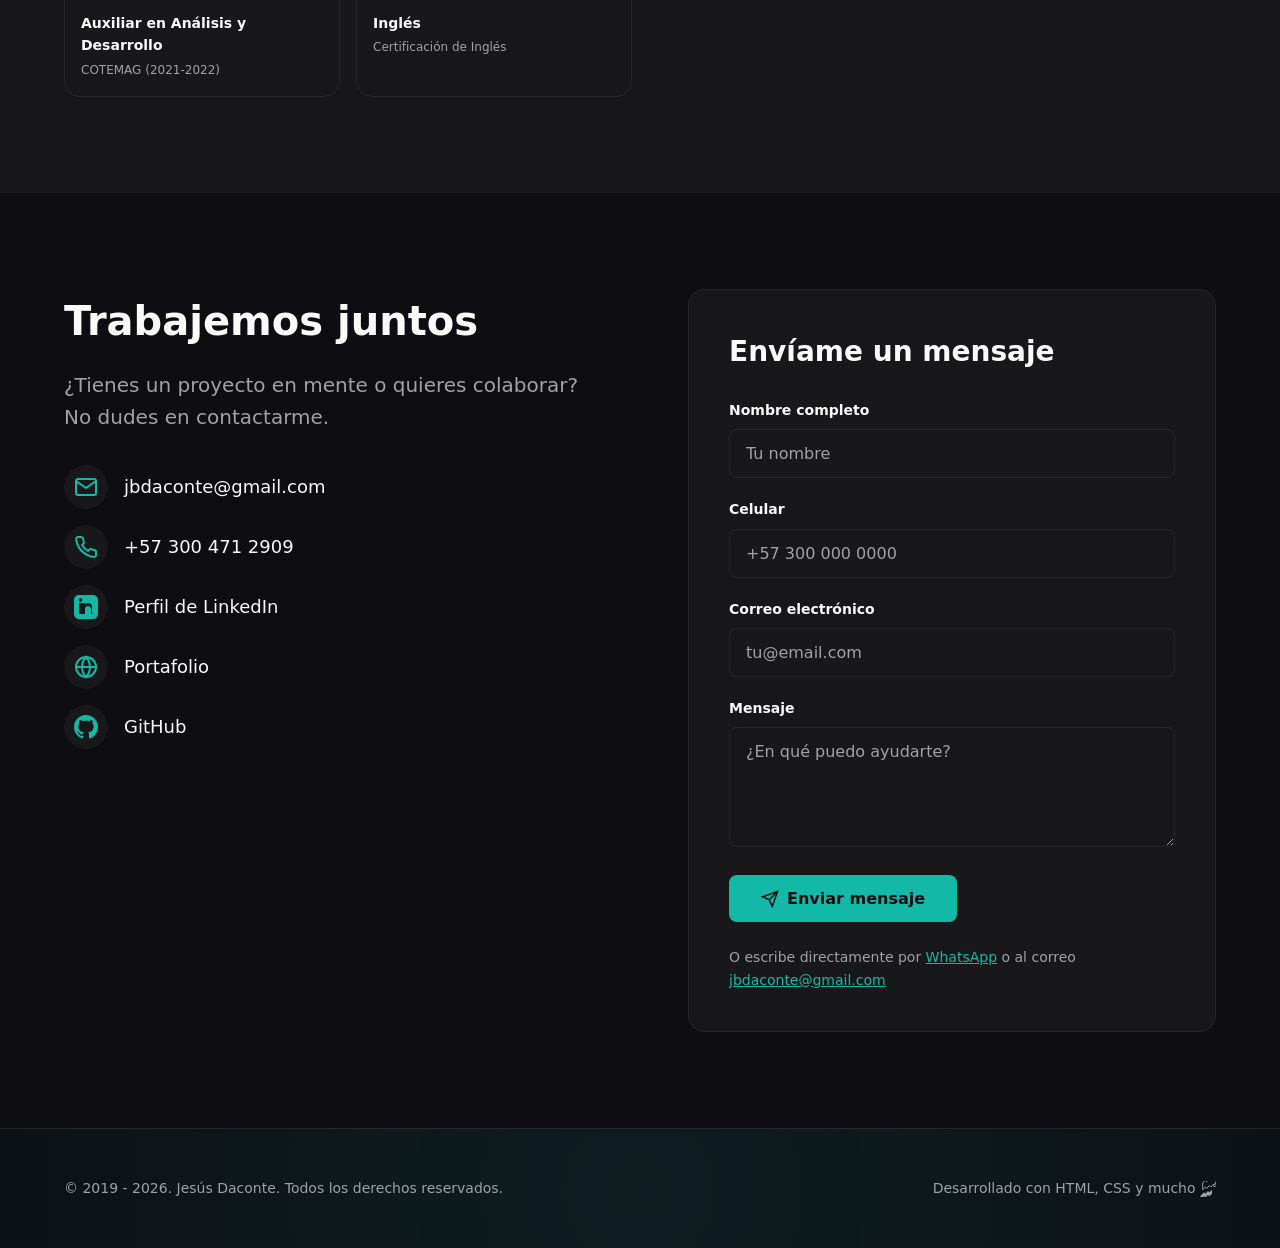
<file: cv/index.html>
<!DOCTYPE html>
<html lang="es" class="dark">
<head>
    <meta charset="UTF-8">
    <meta name="viewport" content="width=device-width, initial-scale=1.0">
    <meta name="description" content="SEO Developer & AI Engineer especializado en automatización SEO con MCPs, arquitecturas de alto rendimiento y sistemas de IA personalizados. Santa Marta, Colombia.">
    <meta property="og:title" content="JD - SEO Developer & AI Engineer">
    <meta property="og:description" content="Construyo soluciones web inteligentes, rápidas y escalables. Especialista en automatización SEO con MCPs e IA.">
    <meta property="og:type" content="website">
    <meta property="og:url" content="https://jesusdaconte.github.io/cv/">
    <meta property="og:image" content="https://jesusdaconte.github.io/cv/img/jesus-daconte-seo-developer-ai-engineer.webp">
    <meta name="twitter:card" content="summary_large_image">
    <meta name="twitter:title" content="JD - SEO Developer & AI Engineer">
    <meta name="twitter:description" content="SEO Developer & AI Engineer especializado en automatización SEO con MCPs, arquitecturas de alto rendimiento y sistemas de IA personalizados. Santa Marta, Colombia.">
    <meta name="twitter:image" content="https://jesusdaconte.github.io/cv/img/jesus-daconte-seo-developer-ai-engineer.webp">
    <meta name="robots" content="index, follow">
    <link rel="canonical" href="https://jesusdaconte.github.io/cv/">
    <title>JD - SEO Developer & AI Engineer</title>
    <link rel="icon" href="data:image/svg+xml,<svg xmlns='http://www.w3.org/2000/svg' viewBox='0 0 32 32'><rect width='32' height='32' rx='6' fill='%2314b8a6'/><text x='16' y='22' font-size='16' font-weight='bold' text-anchor='middle' fill='%230d0d12' font-family='system-ui'>JD</text></svg>">
    <link rel="stylesheet" href="css/style.css">
    <script type="application/ld+json">
    {
        "@context": "https://schema.org",
        "@type": "Person",
        "name": "Jesús Brian Daconte Novoa",
        "givenName": "Jesús",
        "familyName": "Daconte Novoa",
        "jobTitle": "SEO Developer & AI Engineer",
        "description": "SEO Developer & AI Engineer especializado en automatización SEO con MCPs, arquitecturas de alto rendimiento y sistemas de IA personalizados.",
        "url": "https://jesusdaconte.github.io/cv/",
        "sameAs": [
            "https://www.linkedin.com/in/jesus-brian-daconte-novoa/",
            "https://github.com/JesusDaconte"
        ],
        "address": {
            "@type": "PostalAddress",
            "addressLocality": "Santa Marta",
            "addressRegion": "Magdalena",
            "addressCountry": "CO"
        },
        "email": "jbdaconte@gmail.com",
        "telephone": "+57 300 471 2909"
    }
    </script>
</head>
<body>
    <a href="#main-content" class="skip-to-content">Saltar al contenido principal</a>
    <!-- Navigation -->
    <nav>
        <div class="container">
            <a href="index.html" class="logo" aria-label="Volver al inicio">JD</a>
            <div class="nav-toggle" id="navToggle" aria-label="Abrir menú de navegación">
                <span></span>
                <span></span>
                <span></span>
            </div>
            <ul id="navMenu">
                <li><a href="#sobre-mi">Sobre mí</a></li>
                <li><a href="#experiencia">Experiencia</a></li>
                <li><a href="#habilidades">Habilidades</a></li>
                <li><a href="portafolio.html">Portafolio</a></li>
                <li><a href="#contacto">Contacto</a></li>
            </ul>
            <a href="#contacto" class="nav-btn">Hablemos</a>
        </div>
    </nav>

    <main id="main-content">
    <!-- Hero Section -->
    <section class="hero">
        <div class="container">
            <div class="hero-content">
                <p class="tagline">SEO Developer & AI Engineer</p>
                <h1>
                    <span>SEO Developer & AI Engineer:</span> construyo soluciones web <span>inteligentes</span>, 
                    <span>rápidas</span> y <span>escalables</span>
                </h1>
                <p class="description">
                    Especialista en automatización SEO con MCPs, arquitecturas de alto rendimiento y sistemas de IA personalizados.
                </p>
                <div class="hero-buttons">
                    <a href="#contacto" class="btn-primary">
                        Solicitar consulta →
                    </a>
                    <a href="https://www.linkedin.com/in/jesus-brian-daconte-novoa/" target="_blank" rel="noopener noreferrer" class="btn-outline">
                        <svg width="18" height="18" viewBox="0 0 24 24" fill="currentColor"><path d="M19 0h-14c-2.761 0-5 2.239-5 5v14c0 2.761 2.239 5 5 5h14c2.762 0 5-2.239 5-5v-14c0-2.761-2.238-5-5-5zm-11 19h-3v-11h3v11zm-1.5-12.268c-.966 0-1.75-.79-1.75-1.764s.784-1.764 1.75-1.764 1.75.79 1.75 1.764-.783 1.764-1.75 1.764zm13.5 12.268h-3v-5.5c0-1.5-1.5-2.5-3-2.5s-3 1-3 2.5v5.5h-3v-11h3v1.5c.5-.8 1.5-1.5 3-1.5 2.5 0 4 1.5 4 4v6z"/></svg>
                        LinkedIn
                    </a>
                </div>
            </div>
            <div class="hero-image">
                <div class="hero-image-wrapper">
                    <img src="img/jesus-daconte-seo-developer-ai-engineer.webp" alt="Jesús Brian Daconte Novoa - SEO Developer & AI Engineer" width="400" height="400">
                </div>
            </div>
        </div>
    </section>

    <!-- Stats Section -->
    <section class="stats">
        <div class="container">
            <div class="stats-grid">
                <div class="stat-item">
                    <div class="stat-number">5+ años</div>
                    <div class="stat-label">Experiencia docente en desarrollo web</div>
                </div>
                <div class="stat-item">
                    <div class="stat-number">50+</div>
                    <div class="stat-label">Proyectos web y aplicaciones desarrolladas</div>
                </div>
                <div class="stat-item">
                    <div class="stat-number">6</div>
                    <div class="stat-label">Certificaciones en LinkedIn, Microsoft y Google</div>
                </div>
            </div>
        </div>
    </section>

    <!-- About Section -->
    <section id="sobre-mi">
        <div class="container">
            <div class="about-grid">
                <div>
                    <h2 class="section-title">Sobre mí</h2>
                    <div class="about-text">
                        <p>
                            Soy un <span class="highlight">SEO Developer</span> evolucionado hacia la ingeniería de Inteligencia Artificial.
                            Mi enfoque no es solo que una web posicione, sino que sea inteligente, rápida y escalable.
                        </p>
                        <p>
                            He transformado mi base técnica en PHP/WordPress hacia un <span class="highlight">stack moderno de alto rendimiento</span> (Astro, Supabase, Firebase) y la integración de ecosistemas de IA.
                        </p>
                        <p>
                            No solo optimizo código; diseño <span class="highlight">agentes y skills personalizados</span> utilizando modelos como Gemini y Minimax, integrando flujos de trabajo avanzados con MCPs (Model Context Protocol).
                        </p>
                    </div>
                </div>
                <div>
                    <div class="experience-list">
                        <h3>Experiencia principal</h3>
                        <ul>
                            <li>• Implementación de IA e Integración de Modelos</li>
                            <li>• SEO Técnico 4.0 & Core Web Vitals</li>
                            <li>• Astro, React & Modern Web Stack</li>
                            <li>• Supabase & Firebase Backend</li>
                            <li>• CI/CD & Arquitecturas Serverless</li>
                        </ul>
                    </div>
                    <div class="location">
                        📍 Santa Marta, Magdalena, Colombia
                    </div>
                </div>
            </div>
        </div>
    </section>

    <!-- Experience Section -->
    <section id="experiencia" class="experience-section">
        <div class="container">
            <h2 class="section-title">Experiencia</h2>

            <div class="experience-card">
                <div class="experience-meta">
                    <div class="experience-company">COTEMAG</div>
                    <div class="experience-date"><svg width="16" height="16" viewBox="0 0 24 24" fill="none" stroke="currentColor" stroke-width="2"><rect x="3" y="4" width="18" height="18" rx="2" ry="2"/><line x1="16" y1="2" x2="16" y2="6"/><line x1="8" y1="2" x2="8" y2="6"/><line x1="3" y1="10" x2="21" y2="10"/></svg>Marzo 2021 — Presente</div>
                </div>
                <div class="experience-content">
                    <h3 class="experience-role">Maestro</h3>
                    <p class="experience-location">Santa Marta, Magdalena, Colombia</p>
                    <ul class="experience-description">
                        <li>Enseñar a los estudiantes a desarrollar sitios web profesionales con HTML5, CSS3, JavaScript, PHP y SQL</li>
                        <li>Uso de herramientas como Git y Github para el control de versiones</li>
                        <li>Implementación de sistemas Linux para el proceso de desarrollo</li>
                    </ul>
                </div>
            </div>

            <div class="experience-card">
                <div class="experience-meta">
                    <div class="experience-company">BRAND COLOMBIA</div>
                    <div class="experience-date"><svg width="16" height="16" viewBox="0 0 24 24" fill="none" stroke="currentColor" stroke-width="2"><rect x="3" y="4" width="18" height="18" rx="2" ry="2"/><line x1="16" y1="2" x2="16" y2="6"/><line x1="8" y1="2" x2="8" y2="6"/><line x1="3" y1="10" x2="21" y2="10"/></svg>Marzo 2022 — Diciembre 2022</div>
                </div>
                <div class="experience-content">
                    <h3 class="experience-role">Desarrollador Web</h3>
                    <p class="experience-location">Santa Marta, Magdalena, Colombia</p>
                    <ul class="experience-description">
                        <li>Creación de nuevas características para el sitio web principal y sitios de clientes</li>
                        <li>Mantenimiento de sitios web y servidor web de la empresa</li>
                        <li>Implementación de CI/CD y construcción de landings para campañas de SEM</li>
                        <li>Asesorías web y de servidores</li>
                    </ul>
                </div>
            </div>
        </div>
    </section>

     <!-- Skills Section -->
     <section id="habilidades">
         <div class="container">
             <h2 class="section-title">Habilidades técnicas</h2>

             <div class="skills-grid">
                 <div>
                     <div class="skill-category">
                         <h3>Implementación de IA</h3>
                         <div class="skill-badges">
                             <span class="skill-badge">Gemini API</span>
                             <span class="skill-badge">Minimax</span>
                             <span class="skill-badge">Agentes de IA</span>
                             <span class="skill-badge">Prompt Engineering</span>
                             <span class="skill-badge">MCP</span>
                             <span class="skill-badge">Skills Personalizados</span>
                         </div>
                     </div>
                 </div>
                 <div>
                     <div class="skill-category">
                         <h3>Stack Web Moderno</h3>
                         <div class="skill-badges">
                             <span class="skill-badge">Astro</span>
                             <span class="skill-badge">Capacitor</span>
                             <span class="skill-badge">Next.js</span>
                         </div>
                     </div>
                 </div>
                 <div>
                     <div class="skill-category">
                         <h3>Backend & Datos</h3>
                         <div class="skill-badges">
                             <span class="skill-badge">Supabase</span>
                             <span class="skill-badge">Firebase</span>
                             <span class="skill-badge">SQL</span>
                             <span class="skill-badge">PostgreSQL</span>
                             <span class="skill-badge">Serverless</span>
                             <span class="skill-badge">Real-time DB</span>
                         </div>
                     </div>
                 </div>
                 <div>
                     <div class="skill-category">
                         <h3>SEO Técnico 4.0</h3>
                         <div class="skill-badges">
                             <span class="skill-badge">Core Web Vitals</span>
                             <span class="skill-badge">Schema Markup</span>
                             <span class="skill-badge">SEO Técnico</span>
                             <span class="skill-badge">Performance</span>
                         </div>
                     </div>
                 </div>
                 <div style="grid-column: 1 / -1;">
                     <div class="skill-category">
                         <h3>Entorno de Desarrollo</h3>
                         <div class="skill-badges">
                             <span class="skill-badge">OpenCode</span>
                             <span class="skill-badge">CloudCode</span>
                             <span class="skill-badge">AntiGravity</span>
                             <span class="skill-badge">Git & GitHub</span>
                             <span class="skill-badge">Linux</span>
                         </div>
                     </div>
                 </div>
             </div>
         </div>
     </section>

    <!-- Certifications Section -->
    <section class="certs-section">
        <div class="container">
            <h2 class="section-title">Certificaciones</h2>

            <div class="certs-grid">

                <h3 class="certs-group-title">LinkedIn Learning</h3>

                <a href="https://www.linkedin.com/learning/certificates/eb81625b00bb8ffe73257dc23bc2b966647acdc835d7bb54cf71ca529bd28c13?lipi=urn%3Ali%3Apage%3Ad_flagship3_profile_view_base_certifications_details%3BGEJqhElURiSC2ZqKh%2Borgg%3D%3D" target="_blank" rel="noopener noreferrer" class="cert-card">
                    <img src="img/certificado-wordpress-linkedin.webp" alt="Certificado Desarrollador WordPress - LinkedIn Learning" class="cert-image" loading="lazy" width="300" height="232">
                    <div class="cert-content">
                        <h3>Desarrollador WordPress</h3>
                        <p>LinkedIn Learning</p>
                    </div>
                </a>

                <a href="https://www.linkedin.com/learning/certificates/116e78ab9c9cd80193bfeeaff74d9066cf09a5def88be54763f481d71eb1518e?lipi=urn%3Ali%3Apage%3Ad_flagship3_profile_view_base_certifications_details%3BGEJqhElURiSC2ZqKh%2Borgg%3D%3D" target="_blank" rel="noopener noreferrer" class="cert-card">
                    <img src="img/certificado-analisis-datos-microsoft-linkedin.webp" alt="Certificado Fundamentos de Análisis de Datos - Microsoft y LinkedIn" class="cert-image" loading="lazy" width="300" height="232">
                    <div class="cert-content">
                        <h3>Fundamentos de Análisis de Datos</h3>
                        <p>Microsoft y LinkedIn</p>
                    </div>
                </a>

                <a href="https://www.linkedin.com/learning/certificates/eb19a33fbbbf1db0a218887098c05080b0911b50433537f2cedc94977b79ece6?lipi=urn%3Ali%3Apage%3Ad_flagship3_profile_view_base_certifications_details%3BGEJqhElURiSC2ZqKh%2Borgg%3D%3D" target="_blank" rel="noopener noreferrer" class="cert-card">
                    <img src="img/certificado-desarrollo-software-microsoft-linkedin.webp" alt="Certificado Fundamentos de Desarrollo de Software - Microsoft y LinkedIn" class="cert-image" loading="lazy" width="300" height="232">
                    <div class="cert-content">
                        <h3>Fundamentos de Desarrollo de Software</h3>
                        <p>Microsoft y LinkedIn</p>
                    </div>
                </a>

                <h3 class="certs-group-title">Platzi</h3>

                <a href="https://platzi.com/p/jbdaconte/curso/1557-git-github/diploma/detalle/" target="_blank" rel="noopener noreferrer" class="cert-card">
                    <img src="img/certificado-github-programadores.webp" alt="Certificado GitHub para Programadores - Platzi" class="cert-image" loading="lazy" width="300" height="232">
                    <div class="cert-content">
                        <h3>GitHub para Programadores</h3>
                        <p>Platzi</p>
                    </div>
                </a>

                <a href="https://platzi.com/p/jbdaconte/ruta/8422-cloud-digital-leader/diploma/detalle/" target="_blank" rel="noopener noreferrer" class="cert-card">
                    <img src="img/certificado-cloud-digital-leader-google.webp" alt="Certificado Cloud Digital Leader - Google Cloud" class="cert-image" loading="lazy" width="300" height="231">
                    <div class="cert-content">
                        <h3>Cloud Digital Leader</h3>
                        <p>Google Cloud</p>
                    </div>
                </a>

                <a href="https://platzi.com/p/jbdaconte/curso/2467-frontend-developer/diploma/detalle/" target="_blank" rel="noopener noreferrer" class="cert-card">
                    <img src="img/certificado-desarrollo-frontend-platzi.webp" alt="Certificado Desarrollo Frontend - Platzi" class="cert-image" loading="lazy" width="300" height="232">
                    <div class="cert-content">
                        <h3>Desarrollo Frontend</h3>
                        <p>Platzi</p>
                    </div>
                </a>

                <a href="https://platzi.com/p/jbdaconte/ruta/8350-cloud-servidores/diploma/detalle/" target="_blank" rel="noopener noreferrer" class="cert-card">
                    <img src="img/certificado-administracion-servidores-platzi.webp" alt="Certificado Administración de Servidores - Platzi" class="cert-image" loading="lazy" width="300" height="230">
                    <div class="cert-content">
                        <h3>Administración de Servidores</h3>
                        <p>Platzi</p>
                    </div>
                </a>

                <h3 class="certs-group-title">SoloLearn</h3>

                <a href="https://www.sololearn.com/Certificate/CT-GWRNERUO/jpg" target="_blank" rel="noopener noreferrer" class="cert-card">
                    <img src="img/certificado-diseno-web-responsivo-sololearn.webp" alt="Certificado Diseño Web Responsivo - SoloLearn" class="cert-image" loading="lazy" width="300" height="212">
                    <div class="cert-content">
                        <h3>Diseño Web Responsivo</h3>
                        <p>SoloLearn</p>
                    </div>
                </a>

                <a href="https://www.sololearn.com/Certificate/CT-CC9CJGH2/png" target="_blank" rel="noopener noreferrer" class="cert-card">
                    <img src="img/certificado-javascript-sololearn.webp" alt="Certificado JavaScript - SoloLearn" class="cert-image" loading="lazy" width="300" height="212">
                    <div class="cert-content">
                        <h3>JavaScript</h3>
                        <p>SoloLearn</p>
                    </div>
                </a>

                <a href="https://www.sololearn.com/Certificate/CT-VPBGTAJV/png" target="_blank" rel="noopener noreferrer" class="cert-card">
                    <img src="img/certificado-sql-sololearn.webp" alt="Certificado SQL - SoloLearn" class="cert-image" loading="lazy" width="300" height="212">
                    <div class="cert-content">
                        <h3>SQL</h3>
                        <p>SoloLearn</p>
                    </div>
                </a>

                <a href="https://www.sololearn.com/Certificate/CT-01EPOLUM/jpg" target="_blank" rel="noopener noreferrer" class="cert-card">
                    <img src="img/certificado-php-sololearn.webp" alt="Certificado PHP - SoloLearn" class="cert-image" loading="lazy" width="300" height="212">
                    <div class="cert-content">
                        <h3>PHP</h3>
                        <p>SoloLearn</p>
                    </div>
                </a>

                <h3 class="certs-group-title">Otros</h3>

                <a href="img/certificado-analisis-desarrollo-cotemag.webp" target="_blank" rel="noopener noreferrer" class="cert-card">
                    <img src="img/certificado-analisis-desarrollo-cotemag.webp" alt="Certificado Auxiliar en Análisis y Desarrollo - COTEMAG" class="cert-image" loading="lazy" width="300" height="194">
                    <div class="cert-content">
                        <h3>Auxiliar en Análisis y Desarrollo</h3>
                        <p>COTEMAG (2021-2022)</p>
                    </div>
                </a>

                <a href="img/certificado-ingles.webp" target="_blank" rel="noopener noreferrer" class="cert-card">
                    <img src="img/certificado-ingles.webp" alt="Certificado de Inglés" class="cert-image" loading="lazy" width="300" height="370">
                    <div class="cert-content">
                        <h3>Inglés</h3>
                        <p>Certificación de Inglés</p>
                    </div>
                </a>

            </div>
        </div>
    </section>

    <!-- Contact Section -->
    <section id="contacto">
        <div class="container">
            <div class="contact-grid">
                <div class="contact-info">
                    <h2>Trabajemos juntos</h2>
                    <p>¿Tienes un proyecto en mente o quieres colaborar? No dudes en contactarme.</p>
                    <ul class="contact-list">
                        <li>
                            <a href="mailto:jbdaconte@gmail.com">
                                <span class="icon"><svg width="24" height="24" viewBox="0 0 24 24" fill="none" stroke="currentColor" stroke-width="2"><path d="M4 4h16c1.1 0 2 .9 2 2v12c0 1.1-.9 2-2 2H4c-1.1 0-2-.9-2-2V6c0-1.1.9-2 2-2z"/><polyline points="22,6 12,13 2,6"/></svg></span>
                                jbdaconte@gmail.com
                            </a>
                        </li>
                        <li>
                            <a href="tel:3004712909">
                                <span class="icon"><svg width="24" height="24" viewBox="0 0 24 24" fill="none" stroke="currentColor" stroke-width="2"><path d="M22 16.92v3a2 2 0 0 1-2.18 2 19.79 19.79 0 0 1-8.63-3.07 19.5 19.5 0 0 1-6-6 19.79 19.79 0 0 1-3.07-8.67A2 2 0 0 1 4.11 2h3a2 2 0 0 1 2 1.72 12.84 12.84 0 0 0 .7 2.81 2 2 0 0 1-.45 2.11L8.09 9.91a16 16 0 0 0 6 6l1.27-1.27a2 2 0 0 1 2.11-.45 12.84 12.84 0 0 0 2.81.7A2 2 0 0 1 22 16.92z"/></svg></span>
                                +57 300 471 2909
                            </a>
                        </li>
                        <li>
                            <a href="https://www.linkedin.com/in/jesus-brian-daconte-novoa/" target="_blank" rel="noopener noreferrer">
                                <span class="icon"><svg width="24" height="24" viewBox="0 0 24 24" fill="currentColor"><path d="M19 0h-14c-2.761 0-5 2.239-5 5v14c0 2.761 2.239 5 5 5h14c2.762 0 5-2.239 5-5v-14c0-2.761-2.238-5-5-5zm-11 19h-3v-11h3v11zm-1.5-12.268c-.966 0-1.75-.79-1.75-1.764s.784-1.764 1.75-1.764 1.75.79 1.75 1.764-.783 1.764-1.75 1.764zm13.5 12.268h-3v-5.5c0-1.5-1.5-2.5-3-2.5s-3 1-3 2.5v5.5h-3v-11h3v1.5c.5-.8 1.5-1.5 3-1.5 2.5 0 4 1.5 4 4v6z"/></svg></span>
                                Perfil de LinkedIn
                            </a>
                        </li>
                        <li>
                            <a href="portafolio.html">
                                <span class="icon"><svg width="24" height="24" viewBox="0 0 24 24" fill="none" stroke="currentColor" stroke-width="2"><circle cx="12" cy="12" r="10"/><line x1="2" y1="12" x2="22" y2="12"/><path d="M12 2a15.3 15.3 0 0 1 4 10 15.3 15.3 0 0 1-4 10 15.3 15.3 0 0 1-4-10 15.3 15.3 0 0 1 4-10z"/></svg></span>
                                Portafolio
                            </a>
                        </li>
                        <li>
                            <a href="https://github.com/JesusDaconte" target="_blank" rel="noopener noreferrer">
                                <span class="icon"><svg width="24" height="24" viewBox="0 0 24 24" fill="currentColor"><path d="M12 0c-6.626 0-12 5.373-12 12 0 5.302 3.438 9.8 8.207 11.387.599.111.793-.261.793-.577v-2.234c-3.338.726-4.033-1.416-4.033-1.416-.546-1.387-1.333-1.756-1.333-1.756-1.089-.745.083-.729.083-.729 1.205.084 1.839 1.237 1.839 1.237 1.07 1.834 2.807 1.304 3.492.997.107-.775.418-1.305.762-1.604-2.665-.305-5.467-1.334-5.467-5.931 0-1.311.469-2.381 1.236-3.221-.124-.303-.535-1.524.117-3.176 0 0 1.008-.322 3.301 1.23.957-.266 1.983-.399 3.003-.404 1.02.005 2.047.138 3.006.404 2.291-1.552 3.297-1.23 3.297-1.23.653 1.653.242 2.874.118 3.176.77.84 1.235 1.911 1.235 3.221 0 4.609-2.807 5.624-5.479 5.921.43.372.823 1.102.823 2.222v3.293c0 .319.192.694.801.576 4.765-1.589 8.199-6.086 8.199-11.386 0-6.627-5.373-12-12-12z"/></svg></span>
                                GitHub
                            </a>
                        </li>
                    </ul>
                </div>
                <div class="contact-form-wrapper">
                    <h3>Envíame un mensaje</h3>
                    <form class="contact-form" id="contactForm">
                        <div class="form-group">
                            <label for="nombre">Nombre completo</label>
                            <input type="text" id="nombre" name="nombre" placeholder="Tu nombre" required>
                        </div>
                        <div class="form-group">
                            <label for="celular">Celular</label>
                            <input type="tel" id="celular" name="celular" placeholder="+57 300 000 0000" required>
                        </div>
                        <div class="form-group">
                            <label for="email">Correo electrónico</label>
                            <input type="email" id="email" name="email" placeholder="tu@email.com" required>
                        </div>
                        <div class="form-group">
                            <label for="mensaje">Mensaje</label>
                            <textarea id="mensaje" name="mensaje" rows="4" placeholder="¿En qué puedo ayudarte?" required></textarea>
                        </div>
                        <button type="submit" class="btn-primary">
                            <svg width="18" height="18" viewBox="0 0 24 24" fill="none" stroke="currentColor" stroke-width="2"><line x1="22" y1="2" x2="11" y2="13"/><polygon points="22 2 15 22 11 13 2 9 22 2"/></svg>
                            Enviar mensaje
                        </button>
                    </form>
                    <p class="form-note">O escribe directamente por <a href="https://wa.me/573004712909" target="_blank" rel="noopener noreferrer">WhatsApp</a> o al correo <a href="mailto:jbdaconte@gmail.com">jbdaconte@gmail.com</a></p>
                </div>
            </div>
        </div>
    </section>

    </main>

    <!-- Footer -->
    <footer>
        <div class="container">
            <p>© 2019 - 2026. Jesús Daconte. Todos los derechos reservados.</p>
            <p>Desarrollado con HTML, CSS y mucho <svg width="16" height="16" viewBox="0 0 24 24" fill="currentColor" style="vertical-align: middle;"><path d="M2 21l4-4 2 2 4-4 2 2 4-4v6l-4 4-2-2-4 4-2-2-4 4-2-2-4 4z"/><path d="M20 5l-4 4-2-2-4 4-2-2-4 4V3l4-4 2 2 4-4 2 2 4-4 4 4v4l-4 4 2 2 4-4 2 2 4-4z" fill="none" stroke="currentColor" stroke-width="1.5"/></svg></p>
        </div>
    </footer>

    <!-- Floating WhatsApp Button -->
    <a href="https://wa.me/573004712909?text=Hola%20Jes%C3%BAs,%20vi%20tu%20portafolio%20y%20me%20gustar%C3%ADa%20contactarte." class="whatsapp-float" target="_blank" rel="noopener noreferrer" aria-label="Contactar por WhatsApp">
        <svg viewBox="0 0 24 24" fill="currentColor">
            <path d="M.057 24l1.687-6.163c-1.041-1.804-1.588-3.849-1.587-5.946C.06 5.348 5.397.01 12.008.01c3.202.001 6.212 1.246 8.477 3.514 2.266 2.268 3.507 5.28 3.505 8.484-.004 6.657-5.34 11.997-11.953 11.997-2.005-.001-3.973-.502-5.724-1.455L0 24zm6.59-4.846c1.6.95 3.188 1.449 4.825 1.451 5.436 0 9.86-4.413 9.863-9.847.002-2.63-1.023-5.101-2.883-6.963C16.59 1.931 14.111.905 11.48.905c-5.441 0-9.865 4.414-9.868 9.848-.001 1.77.463 3.5 1.345 5.023L1.921 20.35l4.726-1.196zm12.35-7.3c-.3-.15-1.771-.875-2.046-.975-.275-.1-.475-.15-.675.15-.2.3-.775.975-.95 1.175-.175.2-.35.225-.65.075-1.201-.6-2.043-1.054-2.855-2.45-.21-.36.21-.33.6-.11.11.06.22.13.3.19.29.29.3.43.43.71.13.27.06.51-.03.68-.09.18-.775 1.865-.95 2.285-.17.41-.35.34-.48.34-.11 0-.25 0-.4-.01-.15-.01-.38-.05-.58-.27-.2-.22-.775-.75-.775-1.83 0-1.08.788-2.13.963-2.36.175-.23 1.55-2.368 3.754-3.32.524-.226 1.05-.333 1.5-.325.53.01 1.5.25 1.5.25.325-.05.52-.22.52-.22s.22-.05.35-.05c.13 0 .2.02.2.02s.1.03.15.05c.05.02.13.05.13.05.15.1.28.27.28.45 0 .22-.08.6-.25 1.05z" />
        </svg>
    </a>

    <script src="js/main.js" defer></script>
</body>
</html>
</file>
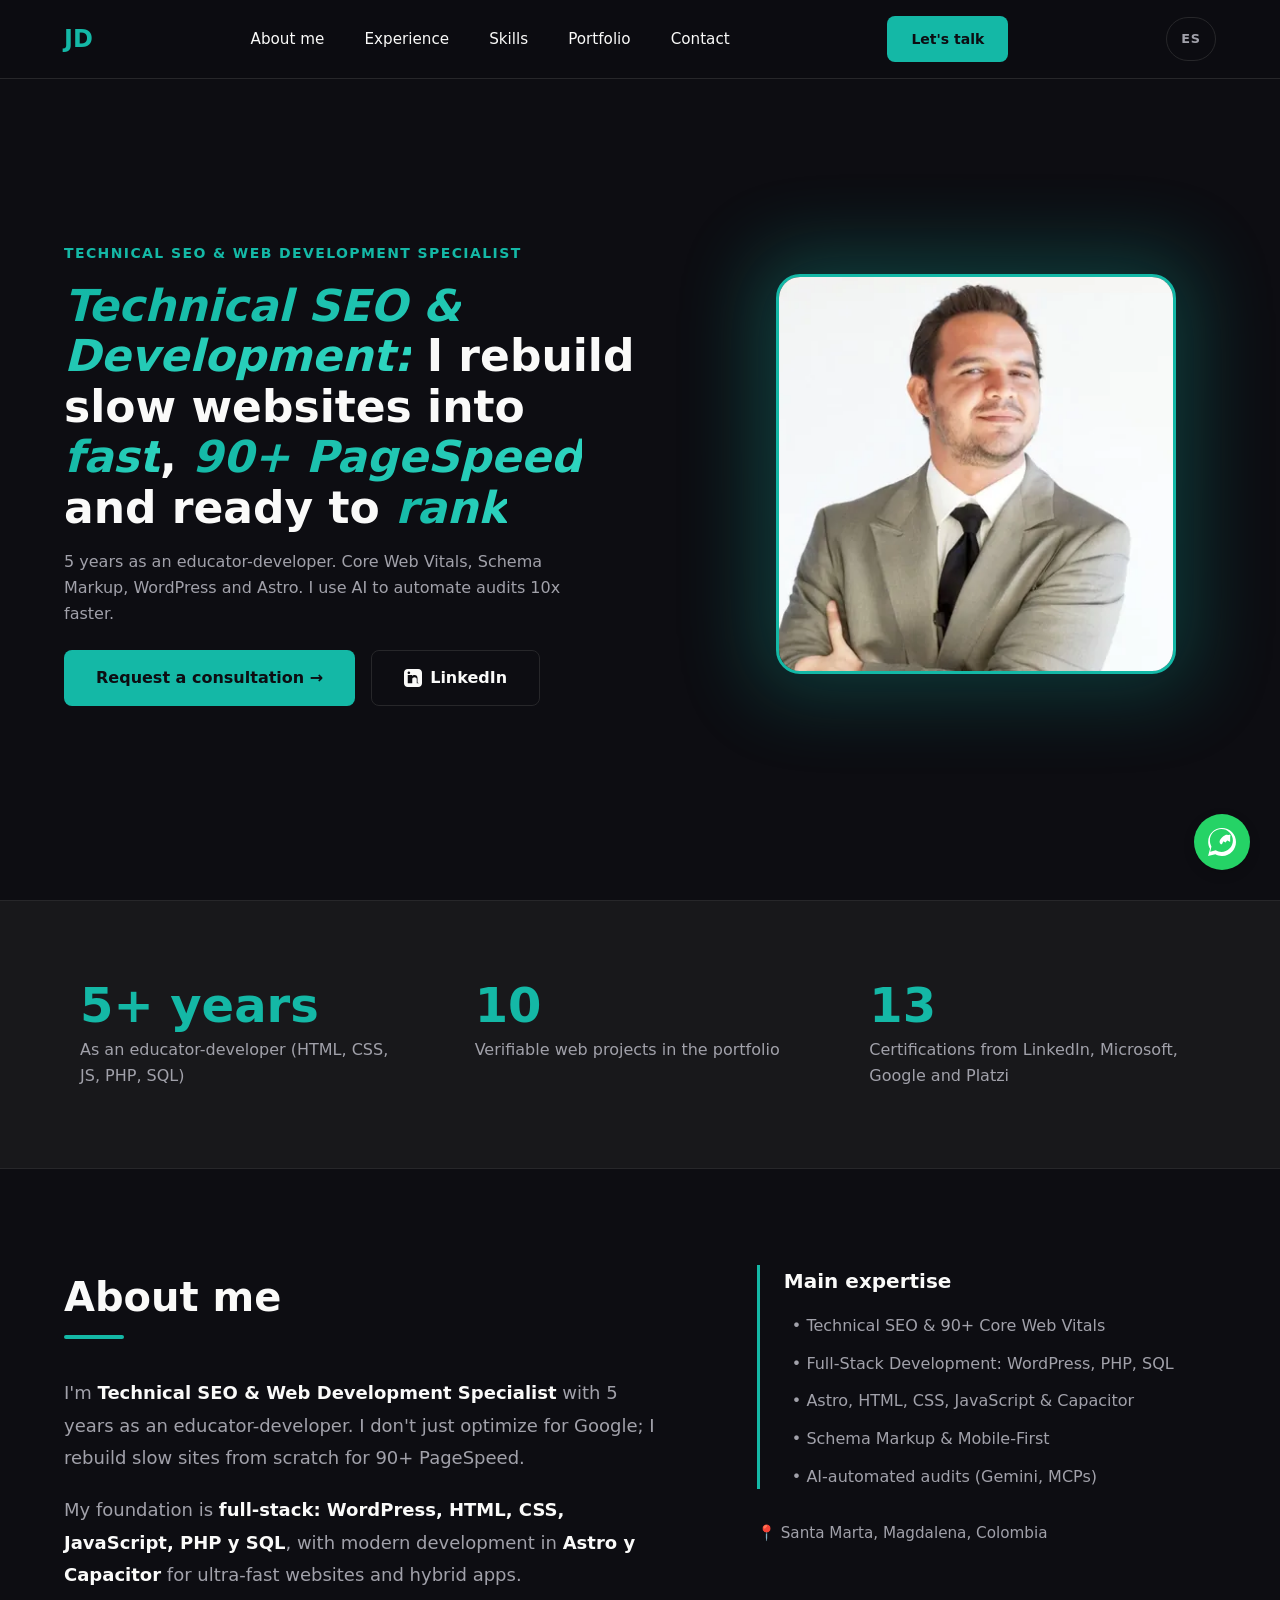
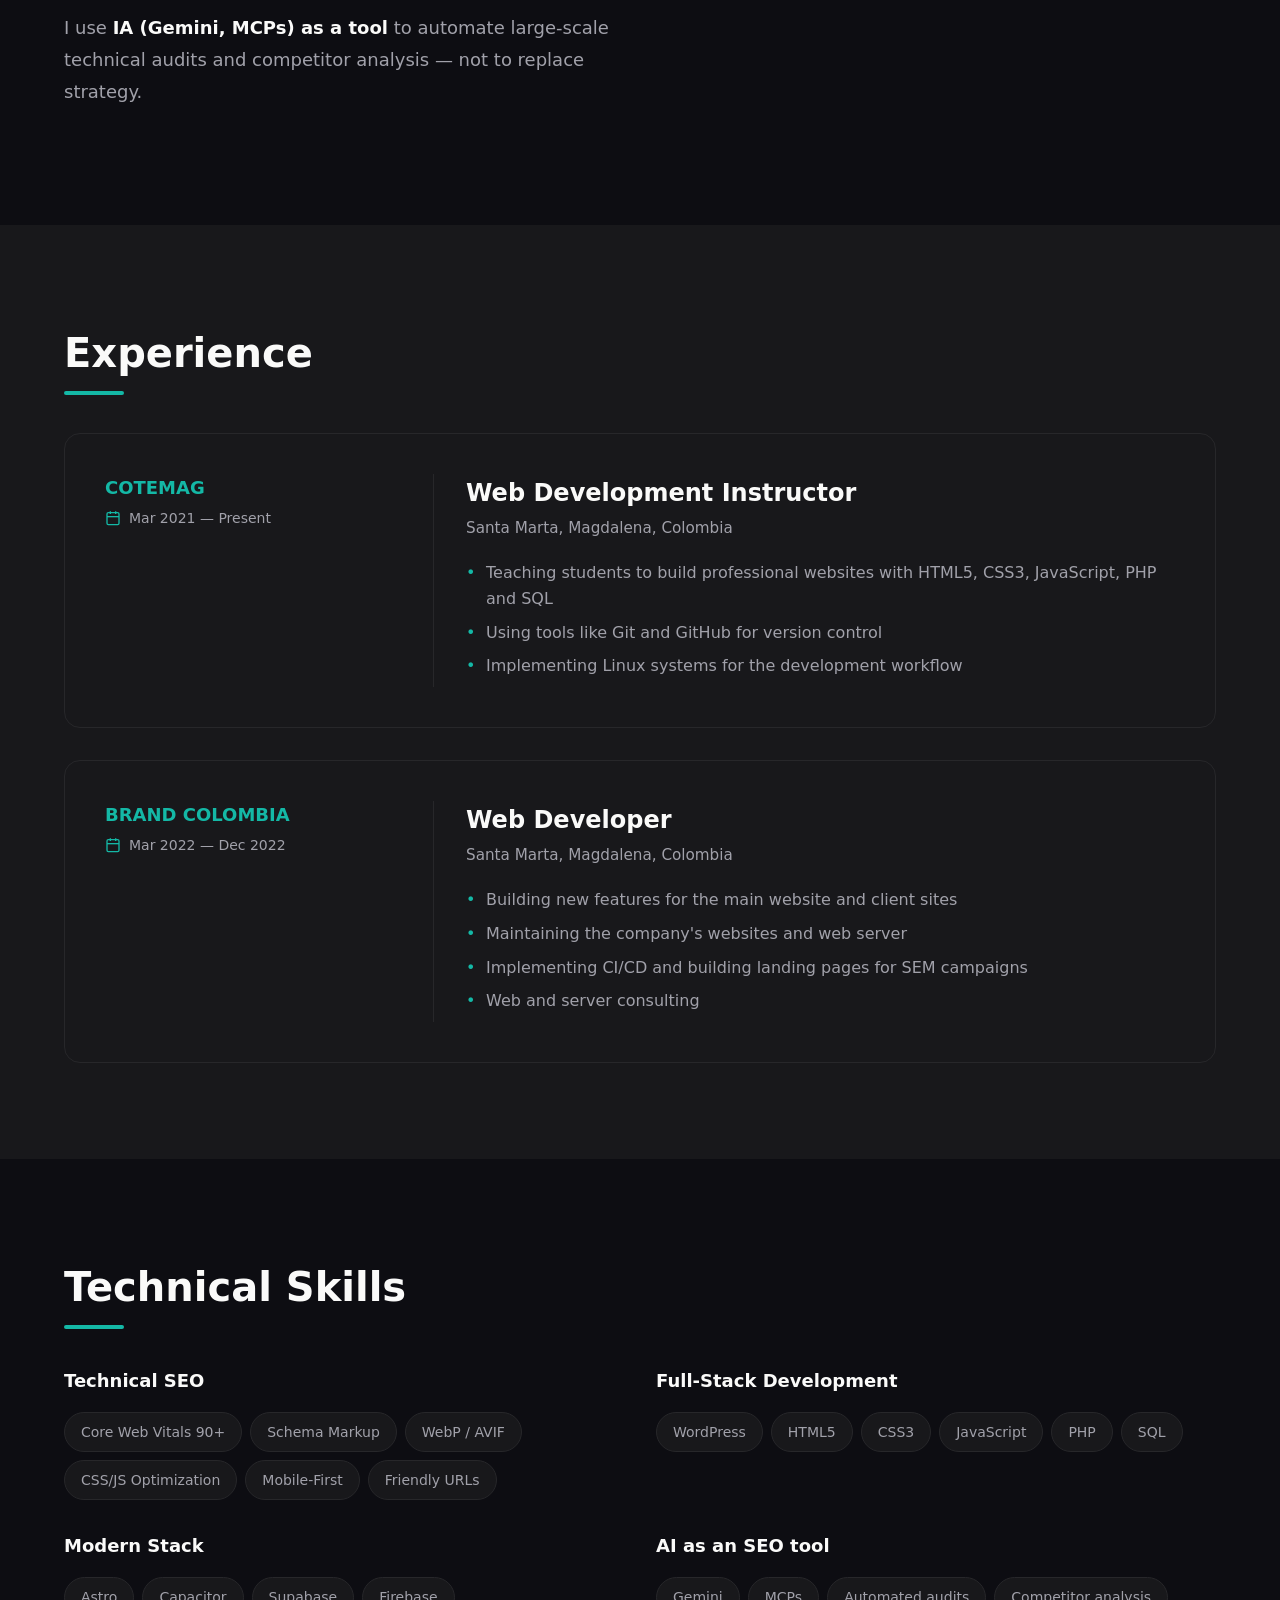
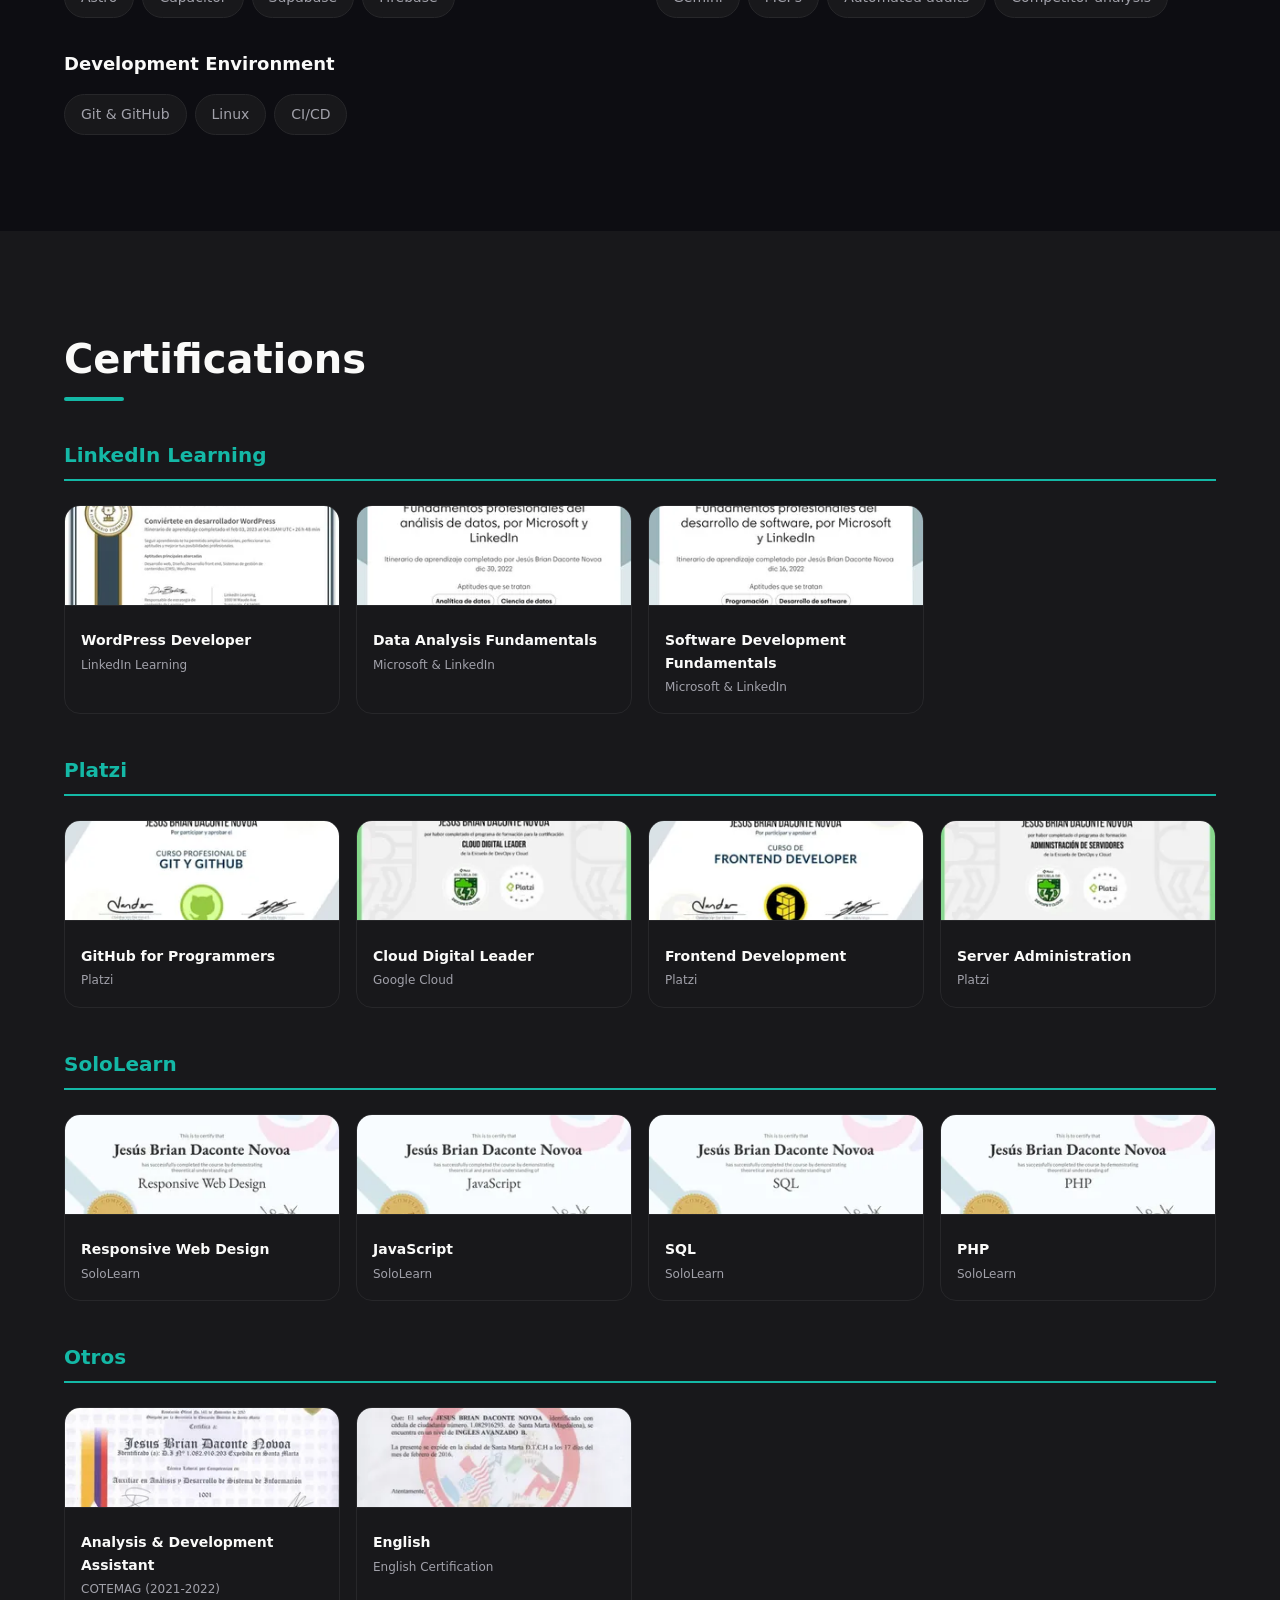
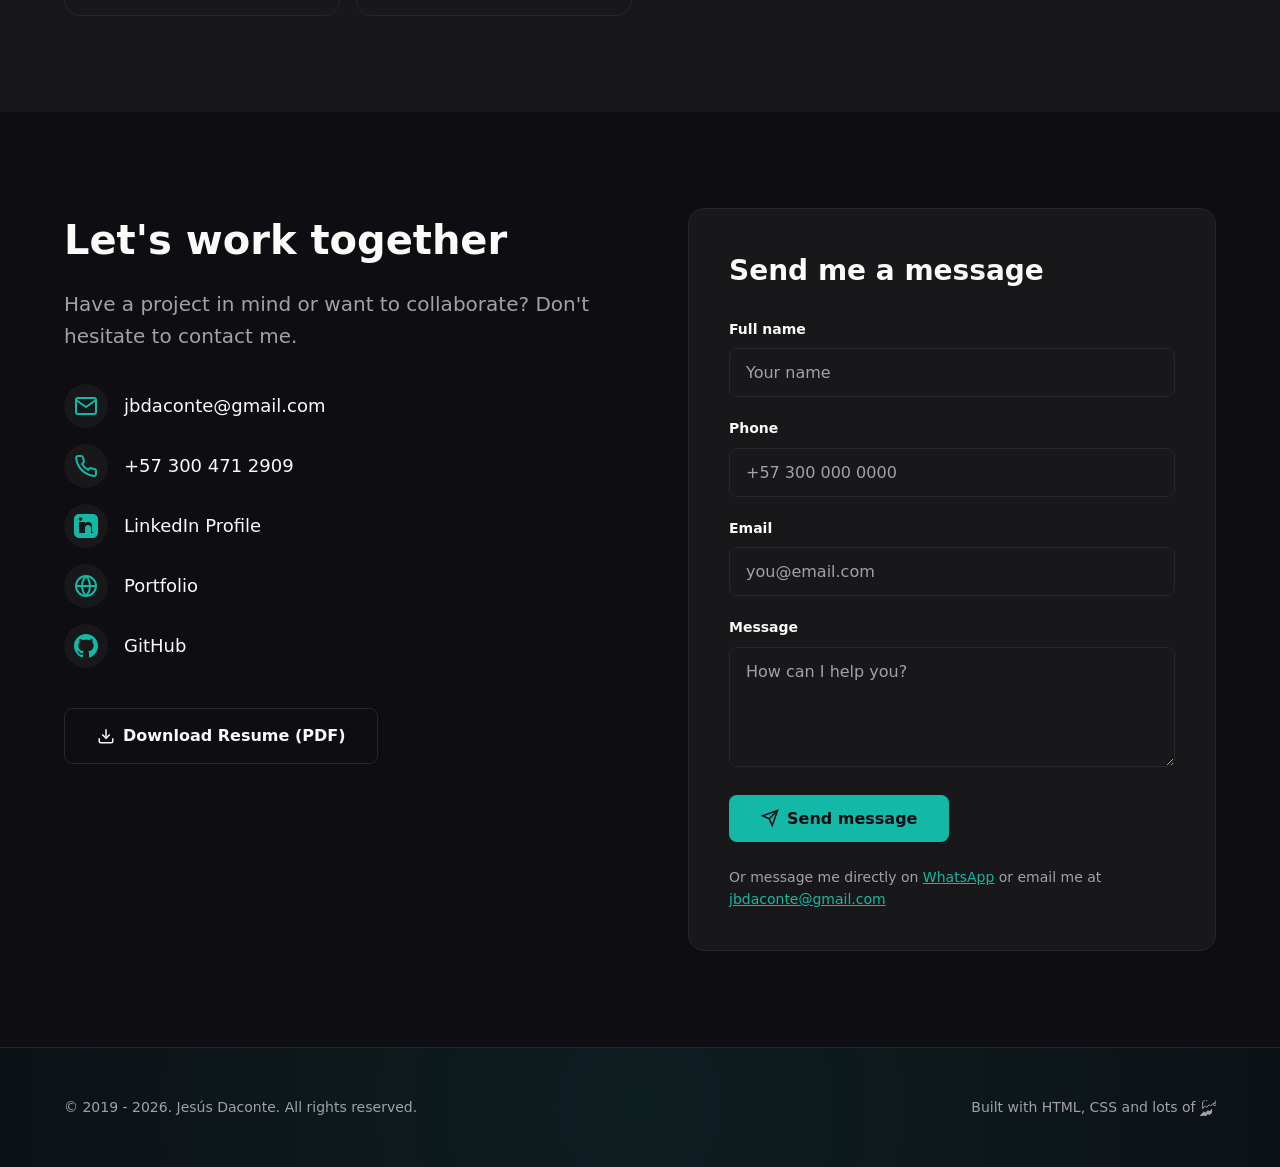
<file: en/index.html>
<!DOCTYPE html>
<html lang="en" class="dark">
<head>
    <meta charset="UTF-8">
    <meta name="viewport" content="width=device-width, initial-scale=1.0">
    <meta name="description" content="Technical SEO & Web Development Specialist with 5 years of experience. I rebuild slow websites to 90+ PageSpeed: Core Web Vitals, Schema, WordPress and Astro. Santa Marta, Colombia.">
    <meta property="og:title" content="JD - Technical SEO & Web Development Specialist">
    <meta property="og:description" content="I rebuild slow sites into ultra-fast 90+ PageSpeed experiences that rank on Google. Technical SEO + custom development.">
    <meta property="og:type" content="website">
    <meta property="og:url" content="https://jesusdaconte.github.io/cv/">
    <meta property="og:image" content="https://jesusdaconte.github.io/cv/img/jesus-daconte-seo-developer-ai-engineer.webp">
    <meta name="twitter:card" content="summary_large_image">
    <meta name="twitter:title" content="JD - Technical SEO & Web Development Specialist">
    <meta name="twitter:description" content="Technical SEO & Web Development Specialist. Core Web Vitals 90+, Schema, WordPress y Astro. Santa Marta, Colombia.">
    <meta name="twitter:image" content="https://jesusdaconte.github.io/cv/img/jesus-daconte-seo-developer-ai-engineer.webp">
    <meta name="robots" content="index, follow">
    <link rel="canonical" href="https://jesusdaconte.github.io/cv/en/">
    <link rel="alternate" hreflang="es" href="https://jesusdaconte.github.io/cv/">
    <link rel="alternate" hreflang="en" href="https://jesusdaconte.github.io/cv/en/">
    <link rel="alternate" hreflang="x-default" href="https://jesusdaconte.github.io/cv/">
    <meta property="og:locale" content="en_US">
    <title>JD - Technical SEO & Web Development Specialist</title>
    <link rel="icon" href="data:image/svg+xml,<svg xmlns='http://www.w3.org/2000/svg' viewBox='0 0 32 32'><rect width='32' height='32' rx='6' fill='%2314b8a6'/><text x='16' y='22' font-size='16' font-weight='bold' text-anchor='middle' fill='%230d0d12' font-family='system-ui'>JD</text></svg>">
    <link rel="stylesheet" href="../css/style.css">
    <script type="application/ld+json">
    {
        "@context": "https://schema.org",
        "@type": "Person",
        "name": "Jesús Brian Daconte Novoa",
        "givenName": "Jesús",
        "familyName": "Daconte Novoa",
        "jobTitle": "Technical SEO & Web Development Specialist",
        "description": "Technical SEO & Web Development Specialist with 5 years of experience. 90+ Core Web Vitals, Schema Markup, WordPress and Astro. I use AI to automate audits.",
        "url": "https://jesusdaconte.github.io/cv/",
        "sameAs": [
            "https://www.linkedin.com/in/jesus-brian-daconte-novoa/",
            "https://github.com/JesusDaconte"
        ],
        "address": {
            "@type": "PostalAddress",
            "addressLocality": "Santa Marta",
            "addressRegion": "Magdalena",
            "addressCountry": "CO"
        },
        "email": "jbdaconte@gmail.com",
        "telephone": "+57 300 471 2909"
    }
    </script>
</head>
<body>
    <a href="#main-content" class="skip-to-content">Skip to main content</a>
    <!-- Navigation -->
    <nav>
        <div class="container">
            <a href="index.html" class="logo" aria-label="Back to home">JD</a>
            <div class="nav-toggle" id="navToggle" aria-label="Open navigation menu">
                <span></span>
                <span></span>
                <span></span>
            </div>
            <ul id="navMenu">
                <li><a href="#sobre-mi">About me</a></li>
                <li><a href="#experiencia">Experience</a></li>
                <li><a href="#habilidades">Skills</a></li>
                <li><a href="portafolio.html">Portfolio</a></li>
                <li><a href="#contacto">Contact</a></li>
                <li class="mobile-lang"><a href="../index.html" hreflang="es">🌐 Español</a></li>
            </ul>
            <a href="#contacto" class="nav-btn">Let's talk</a>
            <a href="../index.html" class="lang-btn" hreflang="es" aria-label="Cambiar a español">ES</a>
        </div>
    </nav>

    <main id="main-content">
    <!-- Hero Section -->
    <section class="hero">
        <div class="container">
            <div class="hero-content">
                <p class="tagline">Technical SEO & Web Development Specialist</p>
                <h1>
                    <span>Technical SEO & Development:</span> I rebuild slow websites into <span>fast</span>, 
                    <span>90+ PageSpeed</span> and ready to <span>rank</span>
                </h1>
                <p class="description">
                    5 years as an educator-developer. Core Web Vitals, Schema Markup, WordPress and Astro. I use AI to automate audits 10x faster.
                </p>
                <div class="hero-buttons">
                    <a href="#contacto" class="btn-primary">
                        Request a consultation →
                    </a>
                    <a href="https://www.linkedin.com/in/jesus-brian-daconte-novoa/" target="_blank" rel="noopener noreferrer" class="btn-outline">
                        <svg width="18" height="18" viewBox="0 0 24 24" fill="currentColor"><path d="M19 0h-14c-2.761 0-5 2.239-5 5v14c0 2.761 2.239 5 5 5h14c2.762 0 5-2.239 5-5v-14c0-2.761-2.238-5-5-5zm-11 19h-3v-11h3v11zm-1.5-12.268c-.966 0-1.75-.79-1.75-1.764s.784-1.764 1.75-1.764 1.75.79 1.75 1.764-.783 1.764-1.75 1.764zm13.5 12.268h-3v-5.5c0-1.5-1.5-2.5-3-2.5s-3 1-3 2.5v5.5h-3v-11h3v1.5c.5-.8 1.5-1.5 3-1.5 2.5 0 4 1.5 4 4v6z"/></svg>
                        LinkedIn
                    </a>
                </div>
            </div>
            <div class="hero-image">
                <div class="hero-image-wrapper">
                    <img src="../img/jesus-daconte-seo-developer-ai-engineer.webp" alt="Jesús Brian Daconte Novoa - Technical SEO & Web Development Specialist" width="400" height="400">
                </div>
            </div>
        </div>
    </section>

    <!-- Stats Section -->
    <section class="stats">
        <div class="container">
            <div class="stats-grid">
                <div class="stat-item">
                    <div class="stat-number">5+ years</div>
                    <div class="stat-label">As an educator-developer (HTML, CSS, JS, PHP, SQL)</div>
                </div>
                <div class="stat-item">
                    <div class="stat-number">10</div>
                    <div class="stat-label">Verifiable web projects in the portfolio</div>
                </div>
                <div class="stat-item">
                    <div class="stat-number">13</div>
                    <div class="stat-label">Certifications from LinkedIn, Microsoft, Google and Platzi</div>
                </div>
            </div>
        </div>
    </section>

    <!-- About Section -->
    <section id="sobre-mi">
        <div class="container">
            <div class="about-grid">
                <div>
                    <h2 class="section-title">About me</h2>
                    <div class="about-text">
                        <p>
                            I'm <span class="highlight">Technical SEO & Web Development Specialist</span> with 5 years as an educator-developer.
                            I don't just optimize for Google; I rebuild slow sites from scratch for 90+ PageSpeed.
                        </p>
                        <p>
                            My foundation is <span class="highlight">full-stack: WordPress, HTML, CSS, JavaScript, PHP y SQL</span>, with modern development in <span class="highlight">Astro y Capacitor</span> for ultra-fast websites and hybrid apps.
                        </p>
                        <p>
                            I use <span class="highlight">IA (Gemini, MCPs) as a tool</span> to automate large-scale technical audits and competitor analysis — not to replace strategy.
                        </p>
                    </div>
                </div>
                <div>
                    <div class="experience-list">
                        <h3>Main expertise</h3>
                        <ul>
                            <li>• Technical SEO & 90+ Core Web Vitals</li>
                            <li>• Full-Stack Development: WordPress, PHP, SQL</li>
                            <li>• Astro, HTML, CSS, JavaScript & Capacitor</li>
                            <li>• Schema Markup & Mobile-First</li>
                            <li>• AI-automated audits (Gemini, MCPs)</li>
                        </ul>
                    </div>
                    <div class="location">
                        📍 Santa Marta, Magdalena, Colombia
                    </div>
                </div>
            </div>
        </div>
    </section>

    <!-- Experience Section -->
    <section id="experiencia" class="experience-section">
        <div class="container">
            <h2 class="section-title">Experience</h2>

            <div class="experience-card">
                <div class="experience-meta">
                    <div class="experience-company">COTEMAG</div>
                    <div class="experience-date"><svg width="16" height="16" viewBox="0 0 24 24" fill="none" stroke="currentColor" stroke-width="2"><rect x="3" y="4" width="18" height="18" rx="2" ry="2"/><line x1="16" y1="2" x2="16" y2="6"/><line x1="8" y1="2" x2="8" y2="6"/><line x1="3" y1="10" x2="21" y2="10"/></svg>Mar 2021 — Present</div>
                </div>
                <div class="experience-content">
                    <h3 class="experience-role">Web Development Instructor</h3>
                    <p class="experience-location">Santa Marta, Magdalena, Colombia</p>
                    <ul class="experience-description">
                        <li>Teaching students to build professional websites with HTML5, CSS3, JavaScript, PHP and SQL</li>
                        <li>Using tools like Git and GitHub for version control</li>
                        <li>Implementing Linux systems for the development workflow</li>
                    </ul>
                </div>
            </div>

            <div class="experience-card">
                <div class="experience-meta">
                    <div class="experience-company">BRAND COLOMBIA</div>
                    <div class="experience-date"><svg width="16" height="16" viewBox="0 0 24 24" fill="none" stroke="currentColor" stroke-width="2"><rect x="3" y="4" width="18" height="18" rx="2" ry="2"/><line x1="16" y1="2" x2="16" y2="6"/><line x1="8" y1="2" x2="8" y2="6"/><line x1="3" y1="10" x2="21" y2="10"/></svg>Mar 2022 — Dec 2022</div>
                </div>
                <div class="experience-content">
                    <h3 class="experience-role">Web Developer</h3>
                    <p class="experience-location">Santa Marta, Magdalena, Colombia</p>
                    <ul class="experience-description">
                        <li>Building new features for the main website and client sites</li>
                        <li>Maintaining the company's websites and web server</li>
                        <li>Implementing CI/CD and building landing pages for SEM campaigns</li>
                        <li>Web and server consulting</li>
                    </ul>
                </div>
            </div>
        </div>
    </section>

     <!-- Skills Section -->
     <section id="habilidades">
         <div class="container">
             <h2 class="section-title">Technical Skills</h2>

              <div class="skills-grid">
                  <div>
                      <div class="skill-category">
                          <h3>Technical SEO</h3>
                          <div class="skill-badges">
                              <span class="skill-badge">Core Web Vitals 90+</span>
                              <span class="skill-badge">Schema Markup</span>
                              <span class="skill-badge">WebP / AVIF</span>
                              <span class="skill-badge">CSS/JS Optimization</span>
                              <span class="skill-badge">Mobile-First</span>
                              <span class="skill-badge">Friendly URLs</span>
                          </div>
                      </div>
                  </div>
                  <div>
                      <div class="skill-category">
                          <h3>Full-Stack Development</h3>
                          <div class="skill-badges">
                              <span class="skill-badge">WordPress</span>
                              <span class="skill-badge">HTML5</span>
                              <span class="skill-badge">CSS3</span>
                              <span class="skill-badge">JavaScript</span>
                              <span class="skill-badge">PHP</span>
                              <span class="skill-badge">SQL</span>
                          </div>
                      </div>
                  </div>
                  <div>
                      <div class="skill-category">
                          <h3>Modern Stack</h3>
                          <div class="skill-badges">
                              <span class="skill-badge">Astro</span>
                              <span class="skill-badge">Capacitor</span>
                              <span class="skill-badge">Supabase</span>
                              <span class="skill-badge">Firebase</span>
                          </div>
                      </div>
                  </div>
                  <div>
                      <div class="skill-category">
                          <h3>AI as an SEO tool</h3>
                          <div class="skill-badges">
                              <span class="skill-badge">Gemini</span>
                              <span class="skill-badge">MCPs</span>
                              <span class="skill-badge">Automated audits</span>
                              <span class="skill-badge">Competitor analysis</span>
                          </div>
                      </div>
                  </div>
                  <div style="grid-column: 1 / -1;">
                      <div class="skill-category">
                          <h3>Development Environment</h3>
                          <div class="skill-badges">
                              <span class="skill-badge">Git & GitHub</span>
                              <span class="skill-badge">Linux</span>
                              <span class="skill-badge">CI/CD</span>
                          </div>
                      </div>
                  </div>
              </div>
         </div>
     </section>

    <!-- Certifications Section -->
    <section class="certs-section">
        <div class="container">
            <h2 class="section-title">Certifications</h2>

            <div class="certs-grid">

                <h3 class="certs-group-title">LinkedIn Learning</h3>

                <a href="https://www.linkedin.com/learning/certificates/eb81625b00bb8ffe73257dc23bc2b966647acdc835d7bb54cf71ca529bd28c13?lipi=urn%3Ali%3Apage%3Ad_flagship3_profile_view_base_certifications_details%3BGEJqhElURiSC2ZqKh%2Borgg%3D%3D" target="_blank" rel="noopener noreferrer" class="cert-card">
                    <img src="../img/certificado-wordpress-linkedin.webp" alt="Certificate WordPress Developer - LinkedIn Learning" class="cert-image" loading="lazy" width="300" height="232">
                    <div class="cert-content">
                        <h3>WordPress Developer</h3>
                        <p>LinkedIn Learning</p>
                    </div>
                </a>

                <a href="https://www.linkedin.com/learning/certificates/116e78ab9c9cd80193bfeeaff74d9066cf09a5def88be54763f481d71eb1518e?lipi=urn%3Ali%3Apage%3Ad_flagship3_profile_view_base_certifications_details%3BGEJqhElURiSC2ZqKh%2Borgg%3D%3D" target="_blank" rel="noopener noreferrer" class="cert-card">
                    <img src="../img/certificado-analisis-datos-microsoft-linkedin.webp" alt="Certificate Data Analysis Fundamentals - Microsoft & LinkedIn" class="cert-image" loading="lazy" width="300" height="232">
                    <div class="cert-content">
                        <h3>Data Analysis Fundamentals</h3>
                        <p>Microsoft & LinkedIn</p>
                    </div>
                </a>

                <a href="https://www.linkedin.com/learning/certificates/eb19a33fbbbf1db0a218887098c05080b0911b50433537f2cedc94977b79ece6?lipi=urn%3Ali%3Apage%3Ad_flagship3_profile_view_base_certifications_details%3BGEJqhElURiSC2ZqKh%2Borgg%3D%3D" target="_blank" rel="noopener noreferrer" class="cert-card">
                    <img src="../img/certificado-desarrollo-software-microsoft-linkedin.webp" alt="Certificate Software Development Fundamentals - Microsoft & LinkedIn" class="cert-image" loading="lazy" width="300" height="232">
                    <div class="cert-content">
                        <h3>Software Development Fundamentals</h3>
                        <p>Microsoft & LinkedIn</p>
                    </div>
                </a>

                <h3 class="certs-group-title">Platzi</h3>

                <a href="https://platzi.com/p/jbdaconte/curso/1557-git-github/diploma/detalle/" target="_blank" rel="noopener noreferrer" class="cert-card">
                    <img src="../img/certificado-github-programadores.webp" alt="Certificate GitHub for Programmers - Platzi" class="cert-image" loading="lazy" width="300" height="232">
                    <div class="cert-content">
                        <h3>GitHub for Programmers</h3>
                        <p>Platzi</p>
                    </div>
                </a>

                <a href="https://platzi.com/p/jbdaconte/ruta/8422-cloud-digital-leader/diploma/detalle/" target="_blank" rel="noopener noreferrer" class="cert-card">
                    <img src="../img/certificado-cloud-digital-leader-google.webp" alt="Certificate Cloud Digital Leader - Google Cloud" class="cert-image" loading="lazy" width="300" height="231">
                    <div class="cert-content">
                        <h3>Cloud Digital Leader</h3>
                        <p>Google Cloud</p>
                    </div>
                </a>

                <a href="https://platzi.com/p/jbdaconte/curso/2467-frontend-developer/diploma/detalle/" target="_blank" rel="noopener noreferrer" class="cert-card">
                    <img src="../img/certificado-desarrollo-frontend-platzi.webp" alt="Certificate Frontend Development - Platzi" class="cert-image" loading="lazy" width="300" height="232">
                    <div class="cert-content">
                        <h3>Frontend Development</h3>
                        <p>Platzi</p>
                    </div>
                </a>

                <a href="https://platzi.com/p/jbdaconte/ruta/8350-cloud-servidores/diploma/detalle/" target="_blank" rel="noopener noreferrer" class="cert-card">
                    <img src="../img/certificado-administracion-servidores-platzi.webp" alt="Certificate Server Administration - Platzi" class="cert-image" loading="lazy" width="300" height="230">
                    <div class="cert-content">
                        <h3>Server Administration</h3>
                        <p>Platzi</p>
                    </div>
                </a>

                <h3 class="certs-group-title">SoloLearn</h3>

                <a href="https://www.sololearn.com/Certificate/CT-GWRNERUO/jpg" target="_blank" rel="noopener noreferrer" class="cert-card">
                    <img src="../img/certificado-diseno-web-responsivo-sololearn.webp" alt="Certificate Responsive Web Design - SoloLearn" class="cert-image" loading="lazy" width="300" height="212">
                    <div class="cert-content">
                        <h3>Responsive Web Design</h3>
                        <p>SoloLearn</p>
                    </div>
                </a>

                <a href="https://www.sololearn.com/Certificate/CT-CC9CJGH2/png" target="_blank" rel="noopener noreferrer" class="cert-card">
                    <img src="../img/certificado-javascript-sololearn.webp" alt="Certificate JavaScript - SoloLearn" class="cert-image" loading="lazy" width="300" height="212">
                    <div class="cert-content">
                        <h3>JavaScript</h3>
                        <p>SoloLearn</p>
                    </div>
                </a>

                <a href="https://www.sololearn.com/Certificate/CT-VPBGTAJV/png" target="_blank" rel="noopener noreferrer" class="cert-card">
                    <img src="../img/certificado-sql-sololearn.webp" alt="Certificate SQL - SoloLearn" class="cert-image" loading="lazy" width="300" height="212">
                    <div class="cert-content">
                        <h3>SQL</h3>
                        <p>SoloLearn</p>
                    </div>
                </a>

                <a href="https://www.sololearn.com/Certificate/CT-01EPOLUM/jpg" target="_blank" rel="noopener noreferrer" class="cert-card">
                    <img src="../img/certificado-php-sololearn.webp" alt="Certificate PHP - SoloLearn" class="cert-image" loading="lazy" width="300" height="212">
                    <div class="cert-content">
                        <h3>PHP</h3>
                        <p>SoloLearn</p>
                    </div>
                </a>

                <h3 class="certs-group-title">Otros</h3>

                <a href="../img/certificado-analisis-desarrollo-cotemag.webp" target="_blank" rel="noopener noreferrer" class="cert-card">
                    <img src="../img/certificado-analisis-desarrollo-cotemag.webp" alt="Certificate Analysis & Development Assistant - COTEMAG" class="cert-image" loading="lazy" width="300" height="194">
                    <div class="cert-content">
                        <h3>Analysis & Development Assistant</h3>
                        <p>COTEMAG (2021-2022)</p>
                    </div>
                </a>

                <a href="../img/certificado-ingles.webp" target="_blank" rel="noopener noreferrer" class="cert-card">
                    <img src="../img/certificado-ingles.webp" alt="English Certificate" class="cert-image" loading="lazy" width="300" height="370">
                    <div class="cert-content">
                        <h3>English</h3>
                        <p>English Certification</p>
                    </div>
                </a>

            </div>
        </div>
    </section>

    <!-- Contact Section -->
    <section id="contacto">
        <div class="container">
            <div class="contact-grid">
                <div class="contact-info">
                    <h2>Let's work together</h2>
                    <p>Have a project in mind or want to collaborate? Don't hesitate to contact me.</p>
                    <ul class="contact-list">
                        <li>
                            <a href="mailto:jbdaconte@gmail.com">
                                <span class="icon"><svg width="24" height="24" viewBox="0 0 24 24" fill="none" stroke="currentColor" stroke-width="2"><path d="M4 4h16c1.1 0 2 .9 2 2v12c0 1.1-.9 2-2 2H4c-1.1 0-2-.9-2-2V6c0-1.1.9-2 2-2z"/><polyline points="22,6 12,13 2,6"/></svg></span>
                                jbdaconte@gmail.com
                            </a>
                        </li>
                        <li>
                            <a href="tel:+573004712909">
                                <span class="icon"><svg width="24" height="24" viewBox="0 0 24 24" fill="none" stroke="currentColor" stroke-width="2"><path d="M22 16.92v3a2 2 0 0 1-2.18 2 19.79 19.79 0 0 1-8.63-3.07 19.5 19.5 0 0 1-6-6 19.79 19.79 0 0 1-3.07-8.67A2 2 0 0 1 4.11 2h3a2 2 0 0 1 2 1.72 12.84 12.84 0 0 0 .7 2.81 2 2 0 0 1-.45 2.11L8.09 9.91a16 16 0 0 0 6 6l1.27-1.27a2 2 0 0 1 2.11-.45 12.84 12.84 0 0 0 2.81.7A2 2 0 0 1 22 16.92z"/></svg></span>
                                +57 300 471 2909
                            </a>
                        </li>
                        <li>
                            <a href="https://www.linkedin.com/in/jesus-brian-daconte-novoa/" target="_blank" rel="noopener noreferrer">
                                <span class="icon"><svg width="24" height="24" viewBox="0 0 24 24" fill="currentColor"><path d="M19 0h-14c-2.761 0-5 2.239-5 5v14c0 2.761 2.239 5 5 5h14c2.762 0 5-2.239 5-5v-14c0-2.761-2.238-5-5-5zm-11 19h-3v-11h3v11zm-1.5-12.268c-.966 0-1.75-.79-1.75-1.764s.784-1.764 1.75-1.764 1.75.79 1.75 1.764-.783 1.764-1.75 1.764zm13.5 12.268h-3v-5.5c0-1.5-1.5-2.5-3-2.5s-3 1-3 2.5v5.5h-3v-11h3v1.5c.5-.8 1.5-1.5 3-1.5 2.5 0 4 1.5 4 4v6z"/></svg></span>
                                LinkedIn Profile
                            </a>
                        </li>
                        <li>
                            <a href="portafolio.html">
                                <span class="icon"><svg width="24" height="24" viewBox="0 0 24 24" fill="none" stroke="currentColor" stroke-width="2"><circle cx="12" cy="12" r="10"/><line x1="2" y1="12" x2="22" y2="12"/><path d="M12 2a15.3 15.3 0 0 1 4 10 15.3 15.3 0 0 1-4 10 15.3 15.3 0 0 1-4-10 15.3 15.3 0 0 1 4-10z"/></svg></span>
                                Portfolio
                            </a>
                        </li>
                        <li>
                            <a href="https://github.com/JesusDaconte" target="_blank" rel="noopener noreferrer">
                                <span class="icon"><svg width="24" height="24" viewBox="0 0 24 24" fill="currentColor"><path d="M12 0c-6.626 0-12 5.373-12 12 0 5.302 3.438 9.8 8.207 11.387.599.111.793-.261.793-.577v-2.234c-3.338.726-4.033-1.416-4.033-1.416-.546-1.387-1.333-1.756-1.333-1.756-1.089-.745.083-.729.083-.729 1.205.084 1.839 1.237 1.839 1.237 1.07 1.834 2.807 1.304 3.492.997.107-.775.418-1.305.762-1.604-2.665-.305-5.467-1.334-5.467-5.931 0-1.311.469-2.381 1.236-3.221-.124-.303-.535-1.524.117-3.176 0 0 1.008-.322 3.301 1.23.957-.266 1.983-.399 3.003-.404 1.02.005 2.047.138 3.006.404 2.291-1.552 3.297-1.23 3.297-1.23.653 1.653.242 2.874.118 3.176.77.84 1.235 1.911 1.235 3.221 0 4.609-2.807 5.624-5.479 5.921.43.372.823 1.102.823 2.222v3.293c0 .319.192.694.801.576 4.765-1.589 8.199-6.086 8.199-11.386 0-6.627-5.373-12-12-12z"/></svg></span>
                                GitHub
                            </a>
                        </li>
                    </ul>
                    <a href="../Jesus_Daconte_Resume.pdf" download class="btn-outline" style="margin-top: 1.5rem; display: inline-flex; gap: 0.5rem;">
                        <svg width="18" height="18" viewBox="0 0 24 24" fill="none" stroke="currentColor" stroke-width="2"><path d="M21 15v4a2 2 0 0 1-2 2H5a2 2 0 0 1-2-2v-4"/><polyline points="7 10 12 15 17 10"/><line x1="12" y1="15" x2="12" y2="3"/></svg>
                        Download Resume (PDF)
                    </a>
                </div>
                <div class="contact-form-wrapper">
                    <h3>Send me a message</h3>
                    <form class="contact-form" id="contactForm">
                        <div class="form-group">
                            <label for="nombre">Full name</label>
                            <input type="text" id="nombre" name="nombre" placeholder="Your name" required>
                        </div>
                        <div class="form-group">
                            <label for="celular">Phone</label>
                            <input type="tel" id="celular" name="celular" placeholder="+57 300 000 0000" required>
                        </div>
                        <div class="form-group">
                            <label for="email">Email</label>
                            <input type="email" id="email" name="email" placeholder="you@email.com" required>
                        </div>
                        <div class="form-group">
                            <label for="mensaje">Message</label>
                            <textarea id="mensaje" name="mensaje" rows="4" placeholder="How can I help you?" required></textarea>
                        </div>
                        <button type="submit" class="btn-primary">
                            <svg width="18" height="18" viewBox="0 0 24 24" fill="none" stroke="currentColor" stroke-width="2"><line x1="22" y1="2" x2="11" y2="13"/><polygon points="22 2 15 22 11 13 2 9 22 2"/></svg>
                            Send message
                        </button>
                    </form>
                    <p class="form-note">Or message me directly on <a href="https://wa.me/573004712909" target="_blank" rel="noopener noreferrer">WhatsApp</a> or email me at <a href="mailto:jbdaconte@gmail.com">jbdaconte@gmail.com</a></p>
                </div>
            </div>
        </div>
    </section>

    </main>

    <!-- Footer -->
    <footer>
        <div class="container">
            <p>© 2019 - 2026. Jesús Daconte. All rights reserved.</p>
            <p>Built with HTML, CSS and lots of <svg width="16" height="16" viewBox="0 0 24 24" fill="currentColor" style="vertical-align: middle;"><path d="M2 21l4-4 2 2 4-4 2 2 4-4v6l-4 4-2-2-4 4-2-2-4 4-2-2-4 4z"/><path d="M20 5l-4 4-2-2-4 4-2-2-4 4V3l4-4 2 2 4-4 2 2 4-4 4 4v4l-4 4 2 2 4-4 2 2 4-4z" fill="none" stroke="currentColor" stroke-width="1.5"/></svg></p>
        </div>
    </footer>

    <!-- Floating WhatsApp Button -->
    <a href="https://wa.me/573004712909?text=Hi%20Jes%C3%BAs,%20I%20saw%20your%20portfolio%20and%20would%20like%20to%20get%20in%20touch." class="whatsapp-float" target="_blank" rel="noopener noreferrer" aria-label="Contact me on WhatsApp">
        <svg viewBox="0 0 24 24" fill="currentColor">
            <path d="M.057 24l1.687-6.163c-1.041-1.804-1.588-3.849-1.587-5.946C.06 5.348 5.397.01 12.008.01c3.202.001 6.212 1.246 8.477 3.514 2.266 2.268 3.507 5.28 3.505 8.484-.004 6.657-5.34 11.997-11.953 11.997-2.005-.001-3.973-.502-5.724-1.455L0 24zm6.59-4.846c1.6.95 3.188 1.449 4.825 1.451 5.436 0 9.86-4.413 9.863-9.847.002-2.63-1.023-5.101-2.883-6.963C16.59 1.931 14.111.905 11.48.905c-5.441 0-9.865 4.414-9.868 9.848-.001 1.77.463 3.5 1.345 5.023L1.921 20.35l4.726-1.196zm12.35-7.3c-.3-.15-1.771-.875-2.046-.975-.275-.1-.475-.15-.675.15-.2.3-.775.975-.95 1.175-.175.2-.35.225-.65.075-1.201-.6-2.043-1.054-2.855-2.45-.21-.36.21-.33.6-.11.11.06.22.13.3.19.29.29.3.43.43.71.13.27.06.51-.03.68-.09.18-.775 1.865-.95 2.285-.17.41-.35.34-.48.34-.11 0-.25 0-.4-.01-.15-.01-.38-.05-.58-.27-.2-.22-.775-.75-.775-1.83 0-1.08.788-2.13.963-2.36.175-.23 1.55-2.368 3.754-3.32.524-.226 1.05-.333 1.5-.325.53.01 1.5.25 1.5.25.325-.05.52-.22.52-.22s.22-.05.35-.05c.13 0 .2.02.2.02s.1.03.15.05c.05.02.13.05.13.05.15.1.28.27.28.45 0 .22-.08.6-.25 1.05z" />
        </svg>
    </a>

    <script src="../js/main.js" defer></script>
</body>
</html>
</file>
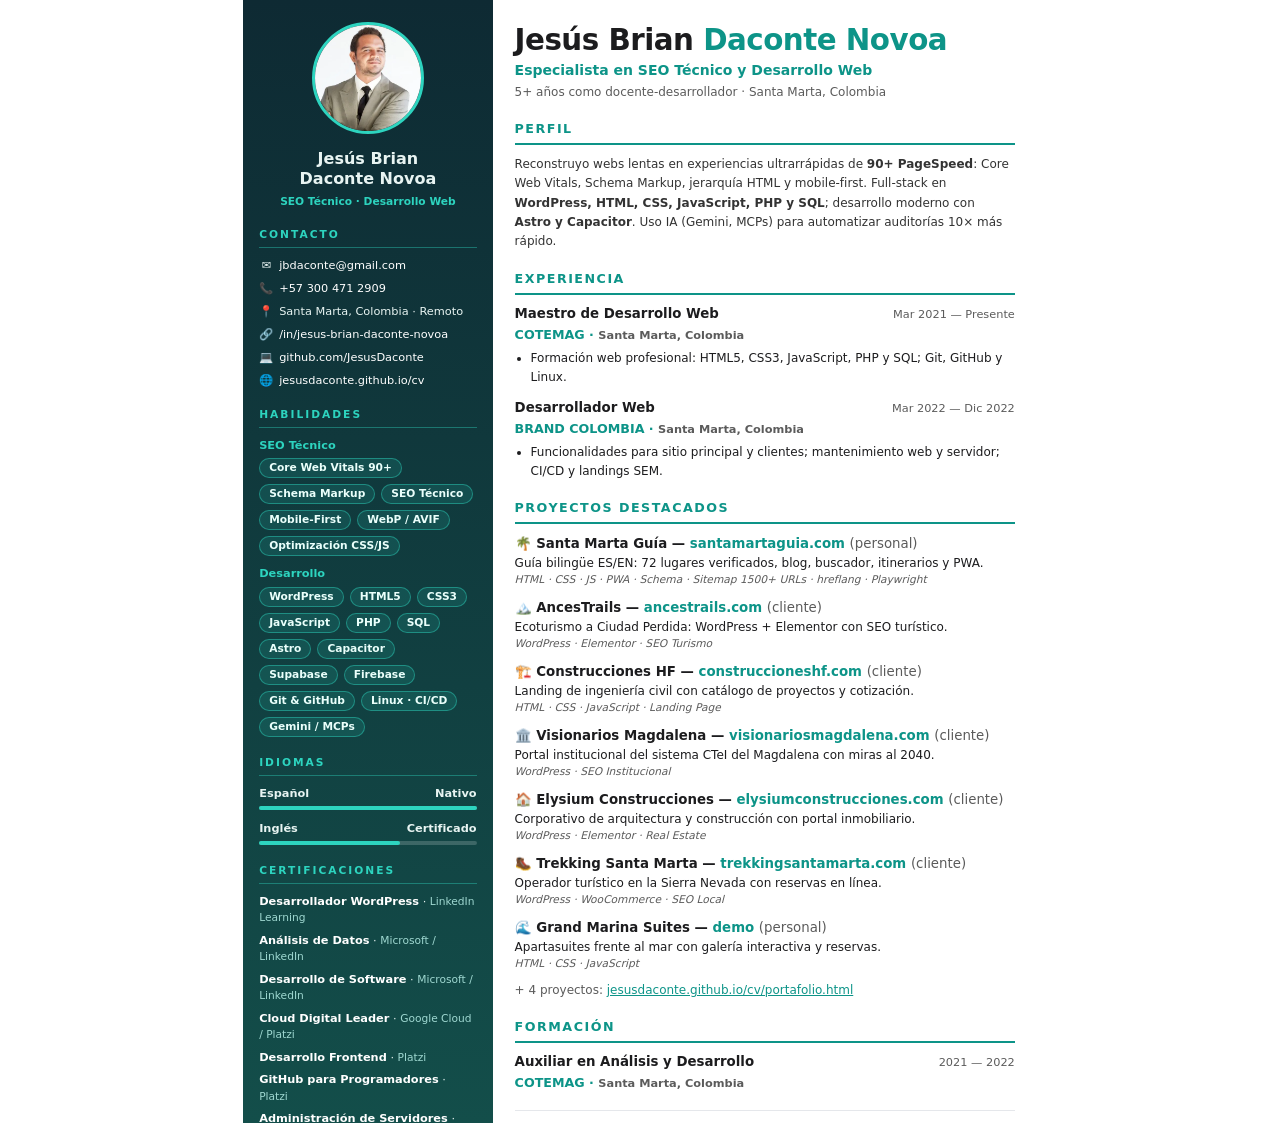
<file: Jesus_Daconte_CV.html>
<!DOCTYPE html>
<html lang="es">
<head>
<meta charset="UTF-8">
<title>Jesús Brian Daconte Novoa - CV</title>
<style>
  * { margin: 0; padding: 0; box-sizing: border-box; }
  @page { size: A4; margin: 0; }
  :root {
    --side: #0e2a33;
    --side-2: #134e4a;
    --accent: #2dd4bf;
    --accent-dark: #0d9488;
    --ink: #1c1c1e;
    --gray: #5b5b5b;
    --line: #e5e7eb;
  }
  html, body { -webkit-print-color-adjust: exact; print-color-adjust: exact; }
  body { font-family: 'Segoe UI', system-ui, -apple-system, Roboto, 'Helvetica Neue', Arial, sans-serif; color: var(--ink); font-size: 9pt; line-height: 1.42; background: #fff; }
  .sheet { display: flex; width: 210mm; height: 297mm; margin: 0 auto; overflow: hidden; }

  /* ============ SIDEBAR ============ */
  .sidebar { width: 66mm; flex-shrink: 0; background: linear-gradient(180deg, var(--side) 0%, var(--side-2) 100%); color: #e8f4f2; padding: 22px 16px 14px; }
  .photo-wrap { text-align: center; }
  .photo-wrap img { width: 112px; height: 112px; object-fit: cover; border-radius: 50%; border: 3px solid var(--accent); }
  .side-name { text-align: center; font-size: 12pt; font-weight: 800; line-height: 1.25; margin-top: 10px; }
  .side-role { text-align: center; font-size: 8pt; color: var(--accent); font-weight: 600; margin-top: 5px; }
  .side-block { margin-top: 18px; }
  .side-block h3 { font-size: 8pt; text-transform: uppercase; letter-spacing: 2px; color: var(--accent); border-bottom: 1px solid rgba(45,212,191,.4); padding-bottom: 5px; margin-bottom: 9px; }
  .side-block ul { list-style: none; }
  .side-block li { font-size: 8.5pt; line-height: 1.5; margin-bottom: 6px; }
  .side-block a { color: #fff; text-decoration: none; word-break: break-all; }
  .contact-li { display: flex; gap: 6px; align-items: flex-start; }
  .contact-li .ico { flex-shrink: 0; width: 14px; text-align: center; }
  .skill-cat { font-size: 8.5pt; font-weight: 700; color: var(--accent); margin: 9px 0 5px; }
  .pills { display: flex; flex-wrap: wrap; gap: 6px; }
  .pill { background: rgba(45,212,191,.14); border: 1px solid rgba(45,212,191,.45); color: #eafffb; border-radius: 12px; padding: 1px 9px; font-size: 8pt; font-weight: 600; line-height: 1.5; }
  .lang { margin-bottom: 10px; }
  .lang-top { display: flex; justify-content: space-between; font-size: 8.5pt; font-weight: 600; }
  .bar { height: 4px; background: rgba(255,255,255,.18); border-radius: 3px; margin-top: 5px; }
  .bar span { display: block; height: 4px; background: var(--accent); border-radius: 3px; }
  .cert-side { font-size: 8.5pt; margin-bottom: 6px; line-height: 1.45; }
  .cert-side strong { color: #fff; font-size: 8.5pt; }
  .cert-side em { font-style: normal; color: #9fd8d1; font-size: 8pt; }

  /* ============ MAIN ============ */
  .main { flex: 1; padding: 24px 22px 16px; }
  .main h1 { font-size: 22pt; font-weight: 800; letter-spacing: -.5px; line-height: 1.1; }
  .main h1 span { color: var(--accent-dark); }
  .main .headline { font-size: 10.5pt; font-weight: 700; color: var(--accent-dark); margin-top: 5px; }
  .main .loc { font-size: 9pt; color: var(--gray); margin-top: 3px; }
  section { margin-top: 19px; }
  section h2 { font-size: 9.5pt; text-transform: uppercase; letter-spacing: 1.5px; color: var(--accent-dark); border-bottom: 2px solid var(--accent-dark); padding-bottom: 5px; margin-bottom: 10px; }
  .summary { font-size: 9pt; line-height: 1.6; color: #333; }
  .job { margin-bottom: 13px; }
  .job-head { display: flex; justify-content: space-between; align-items: baseline; gap: 10px; }
  .job-role { font-size: 10pt; font-weight: 700; }
  .job-date { font-size: 8.5pt; color: var(--gray); white-space: nowrap; }
  .job-co { font-size: 9.5pt; font-weight: 700; color: var(--accent-dark); margin-top: 2px; }
  .job-loc { font-size: 8.5pt; color: var(--gray); }
  .main ul { margin: 5px 0 0 16px; }
  .main li { margin-bottom: 3px; line-height: 1.55; }
  .proj { margin-bottom: 10px; line-height: 1.5; }
  .proj-name { font-weight: 700; font-size: 10pt; }
  .proj-name a { color: var(--accent-dark); text-decoration: none; }
  .proj-tech { font-size: 8pt; color: var(--gray); font-style: italic; }
  .more { font-size: 9pt; color: var(--gray); margin-top: 5px; }
  .more a { color: var(--accent-dark); }
  footer { margin-top: 18px; padding-top: 10px; border-top: 1px solid var(--line); font-size: 8pt; color: var(--gray); display: flex; justify-content: space-between; }
</style>
</head>
<body>
<div class="sheet">

  <!-- ================= LATERAL ================= -->
  <aside class="sidebar">
    <div class="photo-wrap">
      <img src="img/jesus-daconte-seo-developer-ai-engineer.webp" alt="Foto de Jesús Brian Daconte Novoa">
    </div>
    <div class="side-name">Jesús Brian<br>Daconte Novoa</div>
    <div class="side-role">SEO Técnico · Desarrollo Web</div>

    <div class="side-block">
      <h3>Contacto</h3>
      <ul>
        <li class="contact-li"><span class="ico">✉️</span><a href="mailto:jbdaconte@gmail.com">jbdaconte@gmail.com</a></li>
        <li class="contact-li"><span class="ico">📞</span><a href="tel:+573004712909">+57 300 471 2909</a></li>
        <li class="contact-li"><span class="ico">📍</span><span>Santa Marta, Colombia · Remoto</span></li>
        <li class="contact-li"><span class="ico">🔗</span><a href="https://www.linkedin.com/in/jesus-brian-daconte-novoa/">/in/jesus-brian-daconte-novoa</a></li>
        <li class="contact-li"><span class="ico">💻</span><a href="https://github.com/JesusDaconte">github.com/JesusDaconte</a></li>
        <li class="contact-li"><span class="ico">🌐</span><a href="https://jesusdaconte.github.io/cv/">jesusdaconte.github.io/cv</a></li>
      </ul>
    </div>

    <div class="side-block">
      <h3>Habilidades</h3>
      <div class="skill-cat">SEO Técnico</div>
      <div class="pills">
        <span class="pill">Core Web Vitals 90+</span>
        <span class="pill">Schema Markup</span>
        <span class="pill">SEO Técnico</span>
        <span class="pill">Mobile-First</span>
        <span class="pill">WebP / AVIF</span>
        <span class="pill">Optimización CSS/JS</span>
      </div>
      <div class="skill-cat">Desarrollo</div>
      <div class="pills">
        <span class="pill">WordPress</span>
        <span class="pill">HTML5</span>
        <span class="pill">CSS3</span>
        <span class="pill">JavaScript</span>
        <span class="pill">PHP</span>
        <span class="pill">SQL</span>
        <span class="pill">Astro</span>
        <span class="pill">Capacitor</span>
        <span class="pill">Supabase</span>
        <span class="pill">Firebase</span>
        <span class="pill">Git &amp; GitHub</span>
        <span class="pill">Linux · CI/CD</span>
        <span class="pill">Gemini / MCPs</span>
      </div>
    </div>

    <div class="side-block">
      <h3>Idiomas</h3>
      <div class="lang">
        <div class="lang-top"><span>Español</span><span>Nativo</span></div>
        <div class="bar"><span style="width:100%"></span></div>
      </div>
      <div class="lang">
        <div class="lang-top"><span>Inglés</span><span>Certificado</span></div>
        <div class="bar"><span style="width:65%"></span></div>
      </div>
    </div>

    <div class="side-block">
      <h3>Certificaciones</h3>
      <div class="cert-side"><strong>Desarrollador WordPress</strong> · <em>LinkedIn Learning</em></div>
      <div class="cert-side"><strong>Análisis de Datos</strong> · <em>Microsoft / LinkedIn</em></div>
      <div class="cert-side"><strong>Desarrollo de Software</strong> · <em>Microsoft / LinkedIn</em></div>
      <div class="cert-side"><strong>Cloud Digital Leader</strong> · <em>Google Cloud / Platzi</em></div>
      <div class="cert-side"><strong>Desarrollo Frontend</strong> · <em>Platzi</em></div>
      <div class="cert-side"><strong>GitHub para Programadores</strong> · <em>Platzi</em></div>
      <div class="cert-side"><strong>Administración de Servidores</strong> · <em>Platzi</em></div>
      <div class="cert-side"><strong>JavaScript · PHP · SQL</strong> · <em>SoloLearn</em></div>
      <div class="cert-side"><strong>Inglés</strong> · <em>Certificado</em></div>
    </div>
  </aside>

  <!-- ================= CONTENIDO ================= -->
  <div class="main">
    <h1>Jesús Brian <span>Daconte Novoa</span></h1>
    <div class="headline">Especialista en SEO Técnico y Desarrollo Web</div>
    <div class="loc">5+ años como docente-desarrollador · Santa Marta, Colombia</div>

    <section>
      <h2>Perfil</h2>
      <p class="summary">
        Reconstruyo webs lentas en experiencias ultrarrápidas de <strong>90+ PageSpeed</strong>:
        Core Web Vitals, Schema Markup, jerarquía HTML y mobile-first. Full-stack en
        <strong>WordPress, HTML, CSS, JavaScript, PHP y SQL</strong>; desarrollo moderno con
        <strong>Astro y Capacitor</strong>. Uso IA (Gemini, MCPs) para automatizar auditorías 10× más rápido.
      </p>
    </section>

    <section>
      <h2>Experiencia</h2>
      <div class="job">
        <div class="job-head">
          <div class="job-role">Maestro de Desarrollo Web</div>
          <div class="job-date">Mar 2021 — Presente</div>
        </div>
        <div class="job-co">COTEMAG · <span class="job-loc">Santa Marta, Colombia</span></div>
        <ul>
          <li>Formación web profesional: HTML5, CSS3, JavaScript, PHP y SQL; Git, GitHub y Linux.</li>
        </ul>
      </div>
      <div class="job">
        <div class="job-head">
          <div class="job-role">Desarrollador Web</div>
          <div class="job-date">Mar 2022 — Dic 2022</div>
        </div>
        <div class="job-co">BRAND COLOMBIA · <span class="job-loc">Santa Marta, Colombia</span></div>
        <ul>
          <li>Funcionalidades para sitio principal y clientes; mantenimiento web y servidor; CI/CD y landings SEM.</li>
        </ul>
      </div>
    </section>

    <section>
      <h2>Proyectos destacados</h2>
      <div class="proj">
        <div class="proj-name">🌴 Santa Marta Guía — <a href="https://santamartaguia.com/">santamartaguia.com</a> <span style="font-weight:400;color:#5b5b5b;">(personal)</span></div>
        <div>Guía bilingüe ES/EN: 72 lugares verificados, blog, buscador, itinerarios y PWA.</div>
        <div class="proj-tech">HTML · CSS · JS · PWA · Schema · Sitemap 1500+ URLs · hreflang · Playwright</div>
      </div>
      <div class="proj">
        <div class="proj-name">🏔️ AncesTrails — <a href="https://ancestrails.com/">ancestrails.com</a> <span style="font-weight:400;color:#5b5b5b;">(cliente)</span></div>
        <div>Ecoturismo a Ciudad Perdida: WordPress + Elementor con SEO turístico.</div>
        <div class="proj-tech">WordPress · Elementor · SEO Turismo</div>
      </div>
      <div class="proj">
        <div class="proj-name">🏗️ Construcciones HF — <a href="https://construccioneshf.com/">construccioneshf.com</a> <span style="font-weight:400;color:#5b5b5b;">(cliente)</span></div>
        <div>Landing de ingeniería civil con catálogo de proyectos y cotización.</div>
        <div class="proj-tech">HTML · CSS · JavaScript · Landing Page</div>
      </div>
      <div class="proj">
        <div class="proj-name">🏛️ Visionarios Magdalena — <a href="https://visionariosmagdalena.com/">visionariosmagdalena.com</a> <span style="font-weight:400;color:#5b5b5b;">(cliente)</span></div>
        <div>Portal institucional del sistema CTeI del Magdalena con miras al 2040.</div>
        <div class="proj-tech">WordPress · SEO Institucional</div>
      </div>
      <div class="proj">
        <div class="proj-name">🏠 Elysium Construcciones — <a href="https://elysiumconstrucciones.com/">elysiumconstrucciones.com</a> <span style="font-weight:400;color:#5b5b5b;">(cliente)</span></div>
        <div>Corporativo de arquitectura y construcción con portal inmobiliario.</div>
        <div class="proj-tech">WordPress · Elementor · Real Estate</div>
      </div>
      <div class="proj">
        <div class="proj-name">🥾 Trekking Santa Marta — <a href="https://trekkingsantamarta.com/">trekkingsantamarta.com</a> <span style="font-weight:400;color:#5b5b5b;">(cliente)</span></div>
        <div>Operador turístico en la Sierra Nevada con reservas en línea.</div>
        <div class="proj-tech">WordPress · WooCommerce · SEO Local</div>
      </div>
      <div class="proj">
        <div class="proj-name">🌊 Grand Marina Suites — <a href="https://jesusdaconte.github.io/GrandMarina/">demo</a> <span style="font-weight:400;color:#5b5b5b;">(personal)</span></div>
        <div>Apartasuites frente al mar con galería interactiva y reservas.</div>
        <div class="proj-tech">HTML · CSS · JavaScript</div>
      </div>
      <div class="more">+ 4 proyectos: <a href="https://jesusdaconte.github.io/cv/portafolio.html">jesusdaconte.github.io/cv/portafolio.html</a></div>
    </section>

    <section>
      <h2>Formación</h2>
      <div class="job">
        <div class="job-head">
          <div class="job-role">Auxiliar en Análisis y Desarrollo</div>
          <div class="job-date">2021 — 2022</div>
        </div>
        <div class="job-co">COTEMAG · <span class="job-loc">Santa Marta, Colombia</span></div>
      </div>
    </section>

    <footer>
      <span>jbdaconte@gmail.com · +57 300 471 2909</span>
      <span>CV actualizado Sep 2026</span>
    </footer>
  </div>

</div>
</body>
</html>
</file>
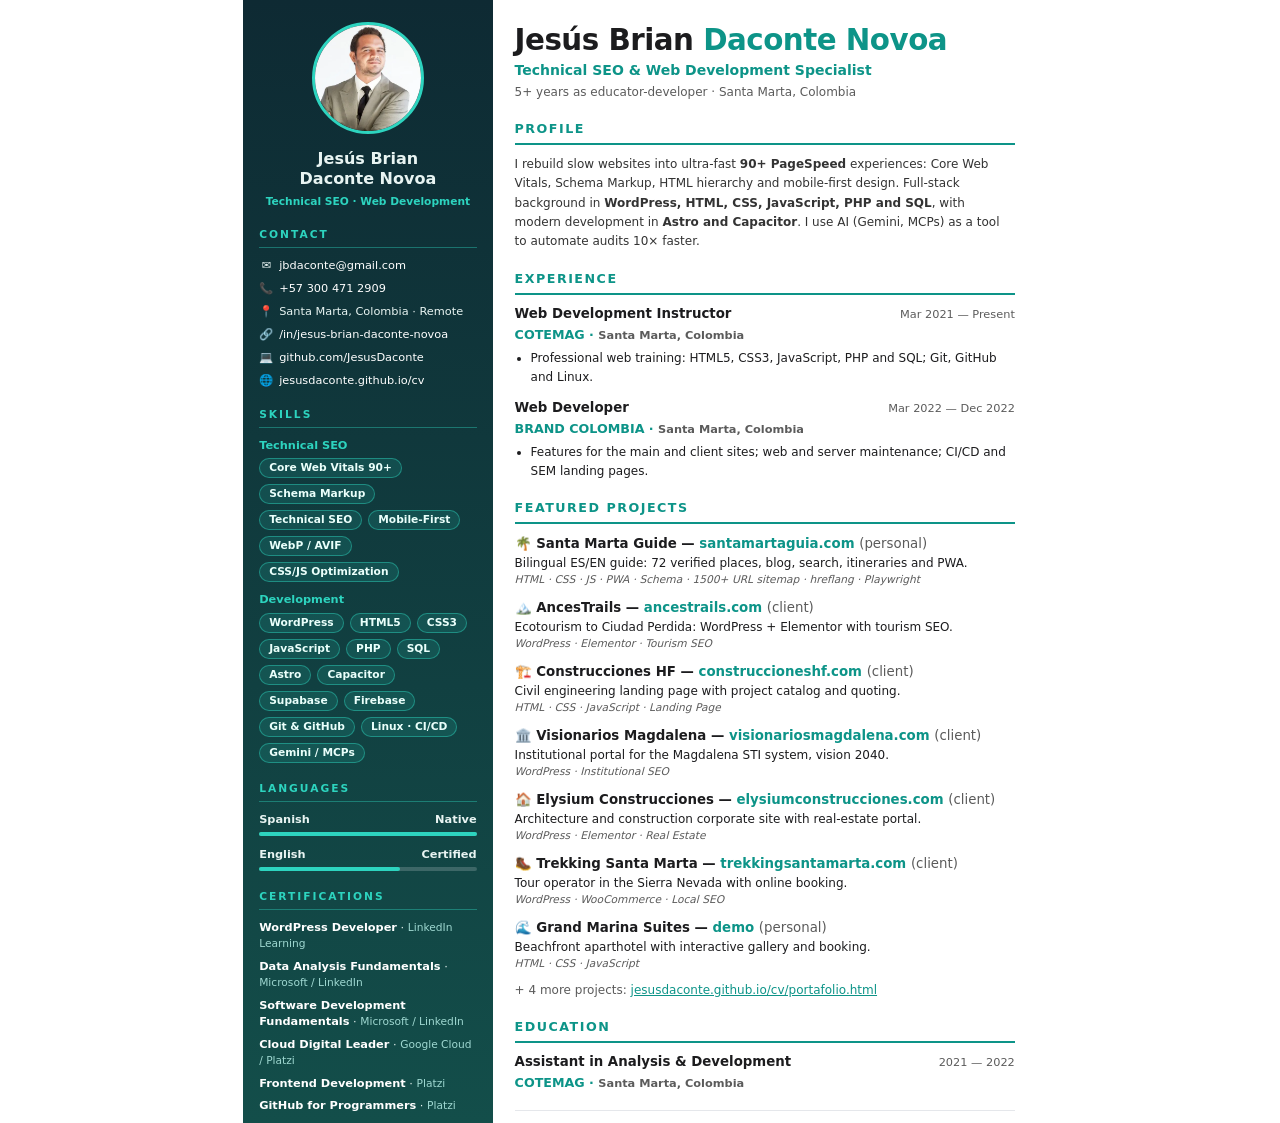
<file: Jesus_Daconte_CV_EN.html>
<!DOCTYPE html>
<html lang="en">
<head>
<meta charset="UTF-8">
<title>Jesús Brian Daconte Novoa - Resume</title>
<style>
  * { margin: 0; padding: 0; box-sizing: border-box; }
  @page { size: A4; margin: 0; }
  :root {
    --side: #0e2a33;
    --side-2: #134e4a;
    --accent: #2dd4bf;
    --accent-dark: #0d9488;
    --ink: #1c1c1e;
    --gray: #5b5b5b;
    --line: #e5e7eb;
  }
  html, body { -webkit-print-color-adjust: exact; print-color-adjust: exact; }
  body { font-family: 'Segoe UI', system-ui, -apple-system, Roboto, 'Helvetica Neue', Arial, sans-serif; color: var(--ink); font-size: 9pt; line-height: 1.42; background: #fff; }
  .sheet { display: flex; width: 210mm; height: 297mm; margin: 0 auto; overflow: hidden; }

  /* ============ SIDEBAR ============ */
  .sidebar { width: 66mm; flex-shrink: 0; background: linear-gradient(180deg, var(--side) 0%, var(--side-2) 100%); color: #e8f4f2; padding: 22px 16px 14px; }
  .photo-wrap { text-align: center; }
  .photo-wrap img { width: 112px; height: 112px; object-fit: cover; border-radius: 50%; border: 3px solid var(--accent); }
  .side-name { text-align: center; font-size: 12pt; font-weight: 800; line-height: 1.25; margin-top: 10px; }
  .side-role { text-align: center; font-size: 8pt; color: var(--accent); font-weight: 600; margin-top: 5px; }
  .side-block { margin-top: 18px; }
  .side-block h3 { font-size: 8pt; text-transform: uppercase; letter-spacing: 2px; color: var(--accent); border-bottom: 1px solid rgba(45,212,191,.4); padding-bottom: 5px; margin-bottom: 9px; }
  .side-block ul { list-style: none; }
  .side-block li { font-size: 8.5pt; line-height: 1.5; margin-bottom: 6px; }
  .side-block a { color: #fff; text-decoration: none; word-break: break-all; }
  .contact-li { display: flex; gap: 6px; align-items: flex-start; }
  .contact-li .ico { flex-shrink: 0; width: 14px; text-align: center; }
  .skill-cat { font-size: 8.5pt; font-weight: 700; color: var(--accent); margin: 9px 0 5px; }
  .pills { display: flex; flex-wrap: wrap; gap: 6px; }
  .pill { background: rgba(45,212,191,.14); border: 1px solid rgba(45,212,191,.45); color: #eafffb; border-radius: 12px; padding: 1px 9px; font-size: 8pt; font-weight: 600; line-height: 1.5; }
  .lang { margin-bottom: 10px; }
  .lang-top { display: flex; justify-content: space-between; font-size: 8.5pt; font-weight: 600; }
  .bar { height: 4px; background: rgba(255,255,255,.18); border-radius: 3px; margin-top: 5px; }
  .bar span { display: block; height: 4px; background: var(--accent); border-radius: 3px; }
  .cert-side { font-size: 8.5pt; margin-bottom: 6px; line-height: 1.45; }
  .cert-side strong { color: #fff; font-size: 8.5pt; }
  .cert-side em { font-style: normal; color: #9fd8d1; font-size: 8pt; }

  /* ============ MAIN ============ */
  .main { flex: 1; padding: 24px 22px 16px; }
  .main h1 { font-size: 22pt; font-weight: 800; letter-spacing: -.5px; line-height: 1.1; }
  .main h1 span { color: var(--accent-dark); }
  .main .headline { font-size: 10.5pt; font-weight: 700; color: var(--accent-dark); margin-top: 5px; }
  .main .loc { font-size: 9pt; color: var(--gray); margin-top: 3px; }
  section { margin-top: 19px; }
  section h2 { font-size: 9.5pt; text-transform: uppercase; letter-spacing: 1.5px; color: var(--accent-dark); border-bottom: 2px solid var(--accent-dark); padding-bottom: 5px; margin-bottom: 10px; }
  .summary { font-size: 9pt; line-height: 1.6; color: #333; }
  .job { margin-bottom: 13px; }
  .job-head { display: flex; justify-content: space-between; align-items: baseline; gap: 10px; }
  .job-role { font-size: 10pt; font-weight: 700; }
  .job-date { font-size: 8.5pt; color: var(--gray); white-space: nowrap; }
  .job-co { font-size: 9.5pt; font-weight: 700; color: var(--accent-dark); margin-top: 2px; }
  .job-loc { font-size: 8.5pt; color: var(--gray); }
  .main ul { margin: 5px 0 0 16px; }
  .main li { margin-bottom: 3px; line-height: 1.55; }
  .proj { margin-bottom: 10px; line-height: 1.5; }
  .proj-name { font-weight: 700; font-size: 10pt; }
  .proj-name a { color: var(--accent-dark); text-decoration: none; }
  .proj-tech { font-size: 8pt; color: var(--gray); font-style: italic; }
  .more { font-size: 9pt; color: var(--gray); margin-top: 5px; }
  .more a { color: var(--accent-dark); }
  footer { margin-top: 18px; padding-top: 10px; border-top: 1px solid var(--line); font-size: 8pt; color: var(--gray); display: flex; justify-content: space-between; }
</style>
</head>
<body>
<div class="sheet">

  <!-- ================= SIDEBAR ================= -->
  <aside class="sidebar">
    <div class="photo-wrap">
      <img src="img/jesus-daconte-seo-developer-ai-engineer.webp" alt="Photo of Jesús Brian Daconte Novoa">
    </div>
    <div class="side-name">Jesús Brian<br>Daconte Novoa</div>
    <div class="side-role">Technical SEO · Web Development</div>

    <div class="side-block">
      <h3>Contact</h3>
      <ul>
        <li class="contact-li"><span class="ico">✉️</span><a href="mailto:jbdaconte@gmail.com">jbdaconte@gmail.com</a></li>
        <li class="contact-li"><span class="ico">📞</span><a href="tel:+573004712909">+57 300 471 2909</a></li>
        <li class="contact-li"><span class="ico">📍</span><span>Santa Marta, Colombia · Remote</span></li>
        <li class="contact-li"><span class="ico">🔗</span><a href="https://www.linkedin.com/in/jesus-brian-daconte-novoa/">/in/jesus-brian-daconte-novoa</a></li>
        <li class="contact-li"><span class="ico">💻</span><a href="https://github.com/JesusDaconte">github.com/JesusDaconte</a></li>
        <li class="contact-li"><span class="ico">🌐</span><a href="https://jesusdaconte.github.io/cv/">jesusdaconte.github.io/cv</a></li>
      </ul>
    </div>

    <div class="side-block">
      <h3>Skills</h3>
      <div class="skill-cat">Technical SEO</div>
      <div class="pills">
        <span class="pill">Core Web Vitals 90+</span>
        <span class="pill">Schema Markup</span>
        <span class="pill">Technical SEO</span>
        <span class="pill">Mobile-First</span>
        <span class="pill">WebP / AVIF</span>
        <span class="pill">CSS/JS Optimization</span>
      </div>
      <div class="skill-cat">Development</div>
      <div class="pills">
        <span class="pill">WordPress</span>
        <span class="pill">HTML5</span>
        <span class="pill">CSS3</span>
        <span class="pill">JavaScript</span>
        <span class="pill">PHP</span>
        <span class="pill">SQL</span>
        <span class="pill">Astro</span>
        <span class="pill">Capacitor</span>
        <span class="pill">Supabase</span>
        <span class="pill">Firebase</span>
        <span class="pill">Git &amp; GitHub</span>
        <span class="pill">Linux · CI/CD</span>
        <span class="pill">Gemini / MCPs</span>
      </div>
    </div>

    <div class="side-block">
      <h3>Languages</h3>
      <div class="lang">
        <div class="lang-top"><span>Spanish</span><span>Native</span></div>
        <div class="bar"><span style="width:100%"></span></div>
      </div>
      <div class="lang">
        <div class="lang-top"><span>English</span><span>Certified</span></div>
        <div class="bar"><span style="width:65%"></span></div>
      </div>
    </div>

    <div class="side-block">
      <h3>Certifications</h3>
      <div class="cert-side"><strong>WordPress Developer</strong> · <em>LinkedIn Learning</em></div>
      <div class="cert-side"><strong>Data Analysis Fundamentals</strong> · <em>Microsoft / LinkedIn</em></div>
      <div class="cert-side"><strong>Software Development Fundamentals</strong> · <em>Microsoft / LinkedIn</em></div>
      <div class="cert-side"><strong>Cloud Digital Leader</strong> · <em>Google Cloud / Platzi</em></div>
      <div class="cert-side"><strong>Frontend Development</strong> · <em>Platzi</em></div>
      <div class="cert-side"><strong>GitHub for Programmers</strong> · <em>Platzi</em></div>
      <div class="cert-side"><strong>Server Administration</strong> · <em>Platzi</em></div>
      <div class="cert-side"><strong>JavaScript · PHP · SQL</strong> · <em>SoloLearn</em></div>
      <div class="cert-side"><strong>English</strong> · <em>Certified</em></div>
    </div>
  </aside>

  <!-- ================= MAIN ================= -->
  <div class="main">
    <h1>Jesús Brian <span>Daconte Novoa</span></h1>
    <div class="headline">Technical SEO &amp; Web Development Specialist</div>
    <div class="loc">5+ years as educator-developer · Santa Marta, Colombia</div>

    <section>
      <h2>Profile</h2>
      <p class="summary">
        I rebuild slow websites into ultra-fast <strong>90+ PageSpeed</strong> experiences:
        Core Web Vitals, Schema Markup, HTML hierarchy and mobile-first design. Full-stack background in
        <strong>WordPress, HTML, CSS, JavaScript, PHP and SQL</strong>, with modern development in
        <strong>Astro and Capacitor</strong>. I use AI (Gemini, MCPs) as a tool to automate audits 10× faster.
      </p>
    </section>

    <section>
      <h2>Experience</h2>
      <div class="job">
        <div class="job-head">
          <div class="job-role">Web Development Instructor</div>
          <div class="job-date">Mar 2021 — Present</div>
        </div>
        <div class="job-co">COTEMAG · <span class="job-loc">Santa Marta, Colombia</span></div>
        <ul>
          <li>Professional web training: HTML5, CSS3, JavaScript, PHP and SQL; Git, GitHub and Linux.</li>
        </ul>
      </div>
      <div class="job">
        <div class="job-head">
          <div class="job-role">Web Developer</div>
          <div class="job-date">Mar 2022 — Dec 2022</div>
        </div>
        <div class="job-co">BRAND COLOMBIA · <span class="job-loc">Santa Marta, Colombia</span></div>
        <ul>
          <li>Features for the main and client sites; web and server maintenance; CI/CD and SEM landing pages.</li>
        </ul>
      </div>
    </section>

    <section>
      <h2>Featured projects</h2>
      <div class="proj">
        <div class="proj-name">🌴 Santa Marta Guide — <a href="https://santamartaguia.com/">santamartaguia.com</a> <span style="font-weight:400;color:#5b5b5b;">(personal)</span></div>
        <div>Bilingual ES/EN guide: 72 verified places, blog, search, itineraries and PWA.</div>
        <div class="proj-tech">HTML · CSS · JS · PWA · Schema · 1500+ URL sitemap · hreflang · Playwright</div>
      </div>
      <div class="proj">
        <div class="proj-name">🏔️ AncesTrails — <a href="https://ancestrails.com/">ancestrails.com</a> <span style="font-weight:400;color:#5b5b5b;">(client)</span></div>
        <div>Ecotourism to Ciudad Perdida: WordPress + Elementor with tourism SEO.</div>
        <div class="proj-tech">WordPress · Elementor · Tourism SEO</div>
      </div>
      <div class="proj">
        <div class="proj-name">🏗️ Construcciones HF — <a href="https://construccioneshf.com/">construccioneshf.com</a> <span style="font-weight:400;color:#5b5b5b;">(client)</span></div>
        <div>Civil engineering landing page with project catalog and quoting.</div>
        <div class="proj-tech">HTML · CSS · JavaScript · Landing Page</div>
      </div>
      <div class="proj">
        <div class="proj-name">🏛️ Visionarios Magdalena — <a href="https://visionariosmagdalena.com/">visionariosmagdalena.com</a> <span style="font-weight:400;color:#5b5b5b;">(client)</span></div>
        <div>Institutional portal for the Magdalena STI system, vision 2040.</div>
        <div class="proj-tech">WordPress · Institutional SEO</div>
      </div>
      <div class="proj">
        <div class="proj-name">🏠 Elysium Construcciones — <a href="https://elysiumconstrucciones.com/">elysiumconstrucciones.com</a> <span style="font-weight:400;color:#5b5b5b;">(client)</span></div>
        <div>Architecture and construction corporate site with real-estate portal.</div>
        <div class="proj-tech">WordPress · Elementor · Real Estate</div>
      </div>
      <div class="proj">
        <div class="proj-name">🥾 Trekking Santa Marta — <a href="https://trekkingsantamarta.com/">trekkingsantamarta.com</a> <span style="font-weight:400;color:#5b5b5b;">(client)</span></div>
        <div>Tour operator in the Sierra Nevada with online booking.</div>
        <div class="proj-tech">WordPress · WooCommerce · Local SEO</div>
      </div>
      <div class="proj">
        <div class="proj-name">🌊 Grand Marina Suites — <a href="https://jesusdaconte.github.io/GrandMarina/">demo</a> <span style="font-weight:400;color:#5b5b5b;">(personal)</span></div>
        <div>Beachfront aparthotel with interactive gallery and booking.</div>
        <div class="proj-tech">HTML · CSS · JavaScript</div>
      </div>
      <div class="more">+ 4 more projects: <a href="https://jesusdaconte.github.io/cv/portafolio.html">jesusdaconte.github.io/cv/portafolio.html</a></div>
    </section>

    <section>
      <h2>Education</h2>
      <div class="job">
        <div class="job-head">
          <div class="job-role">Assistant in Analysis &amp; Development</div>
          <div class="job-date">2021 — 2022</div>
        </div>
        <div class="job-co">COTEMAG · <span class="job-loc">Santa Marta, Colombia</span></div>
      </div>
    </section>

    <footer>
      <span>jbdaconte@gmail.com · +57 300 471 2909</span>
      <span>Resume updated Sep 2026</span>
    </footer>
  </div>

</div>
</body>
</html>
</file>
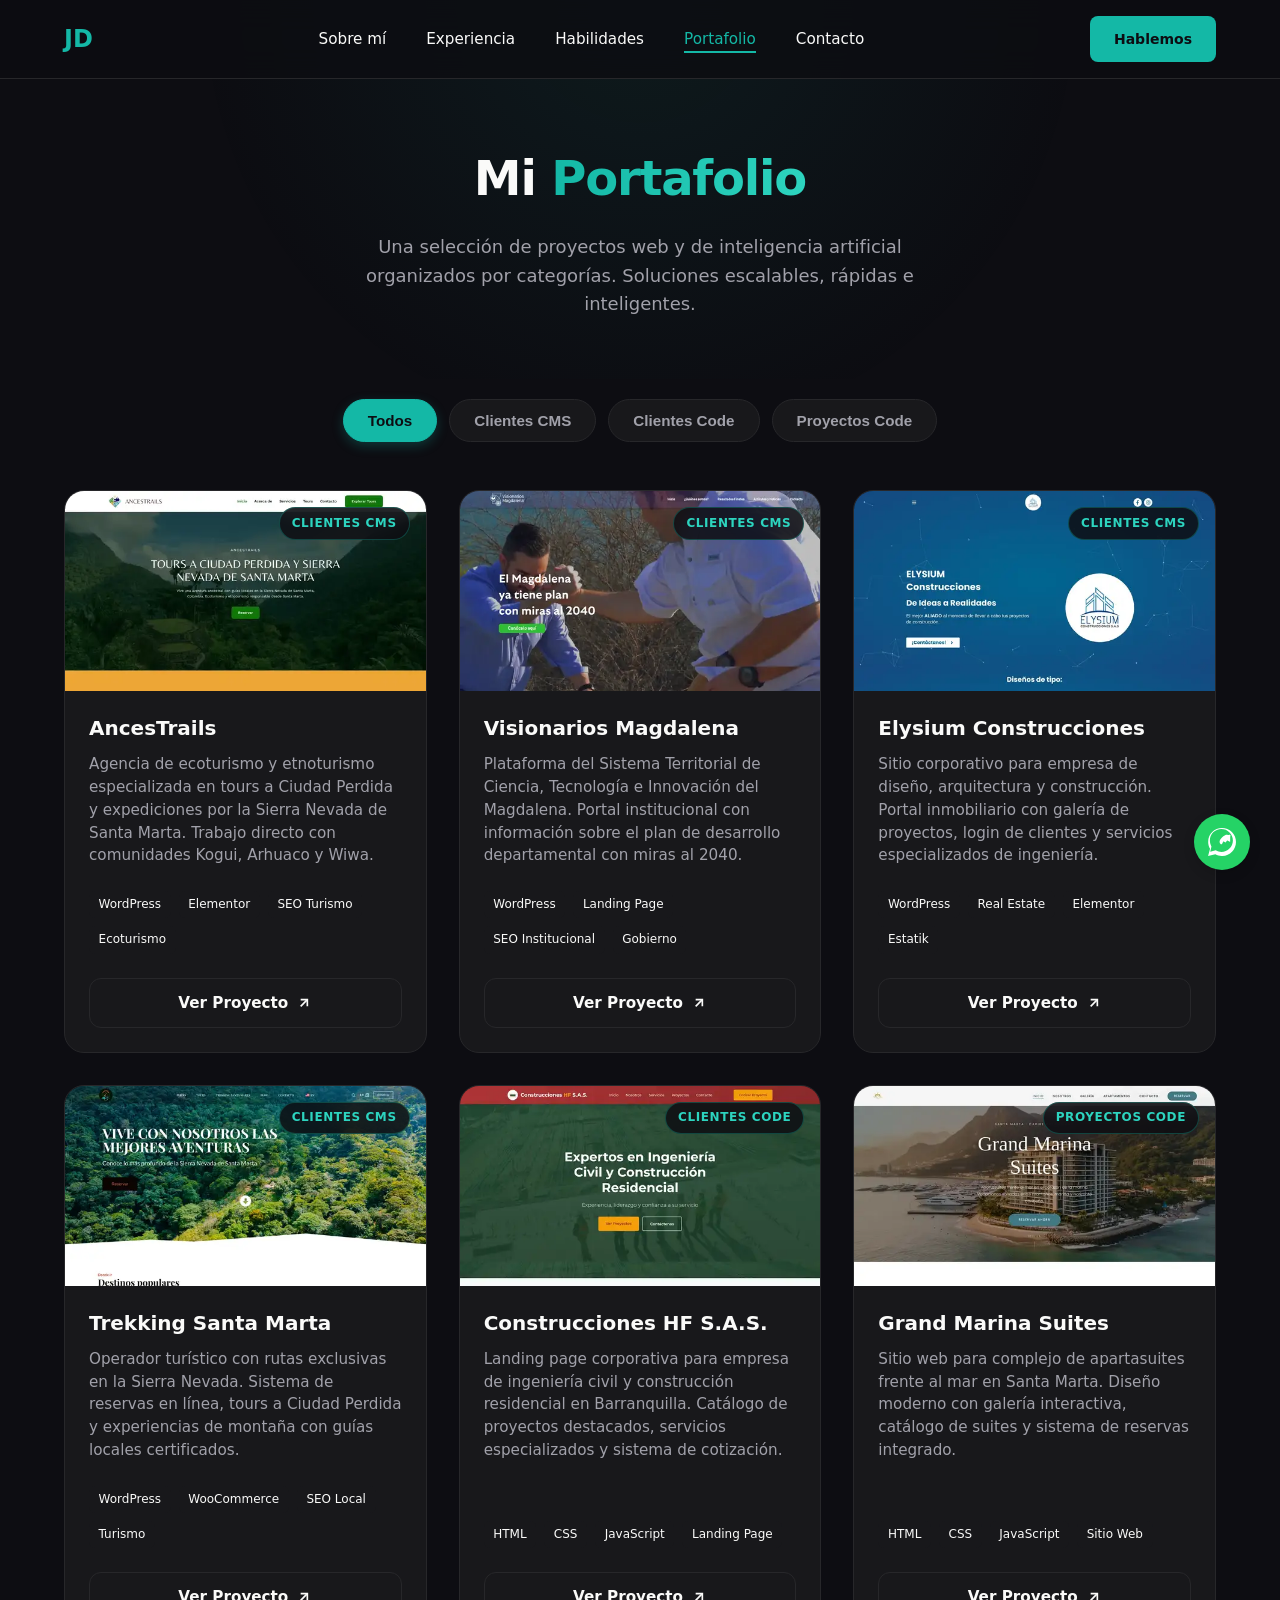
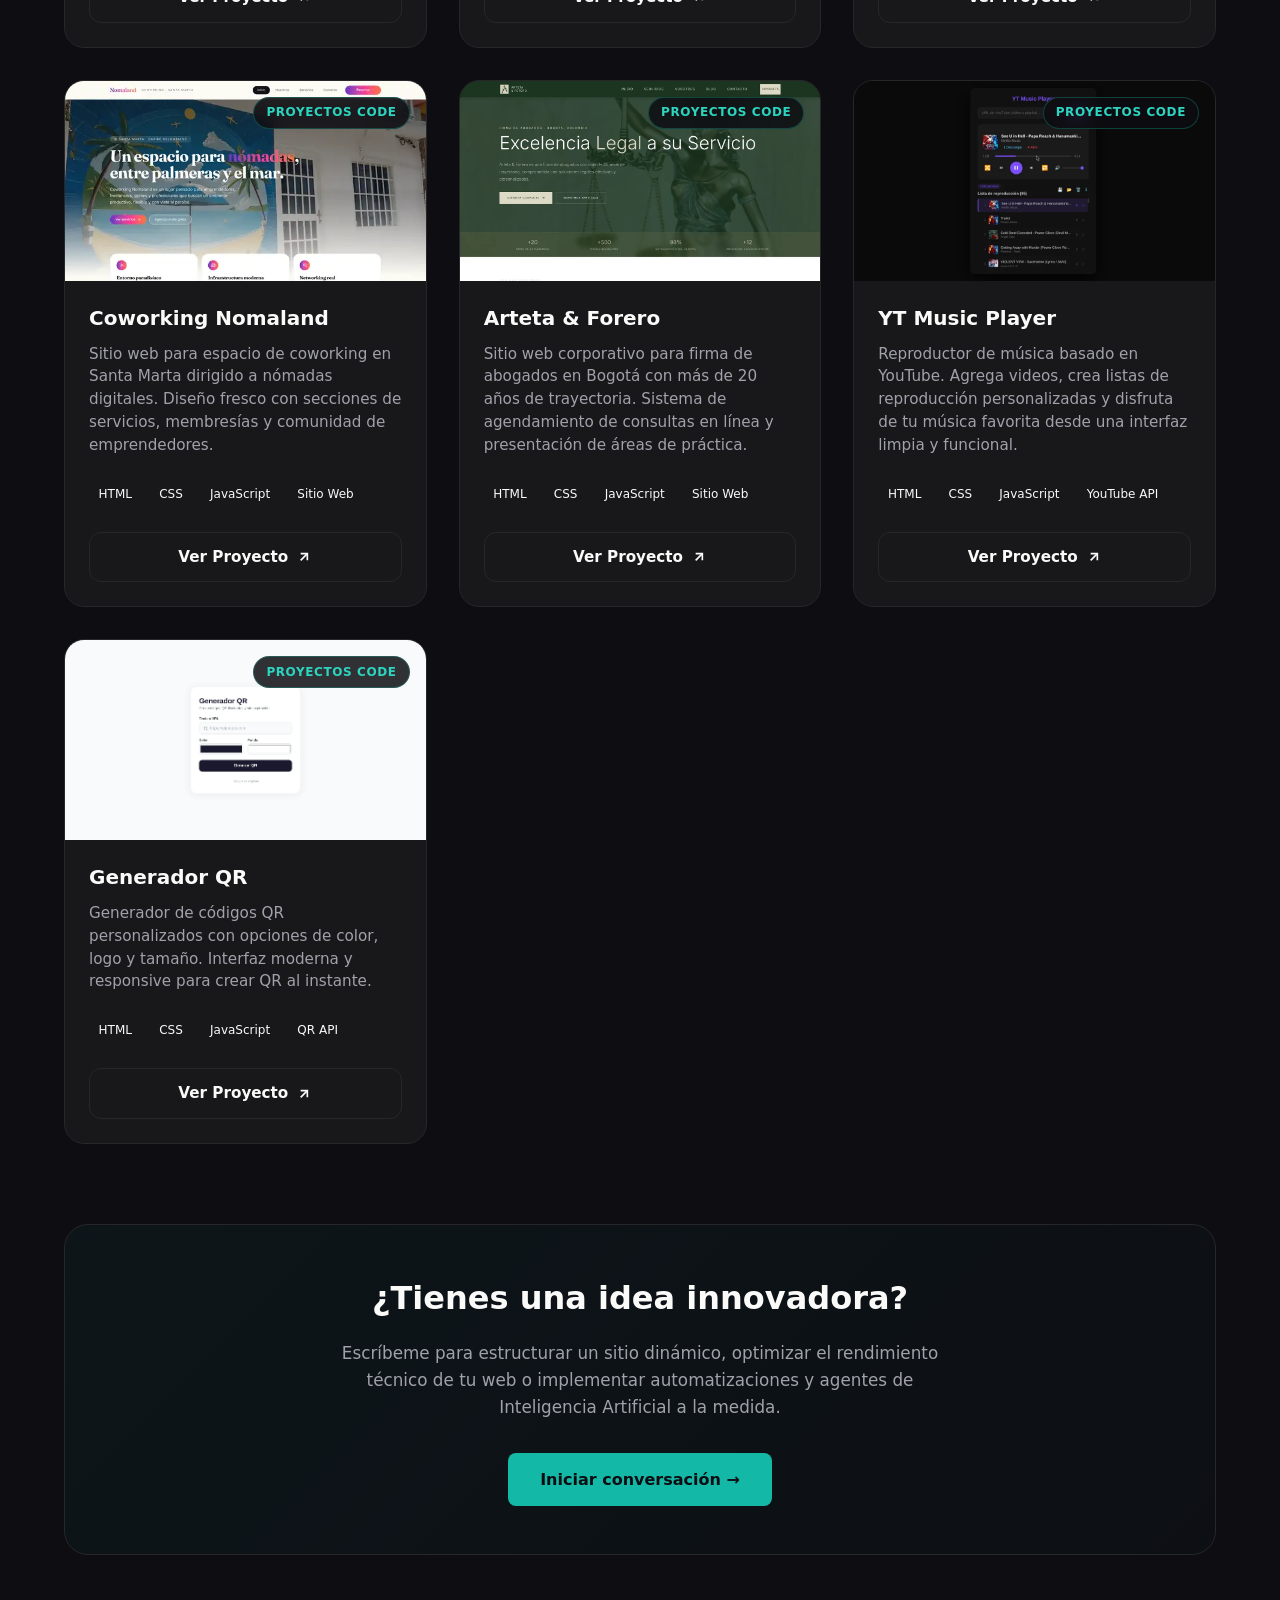
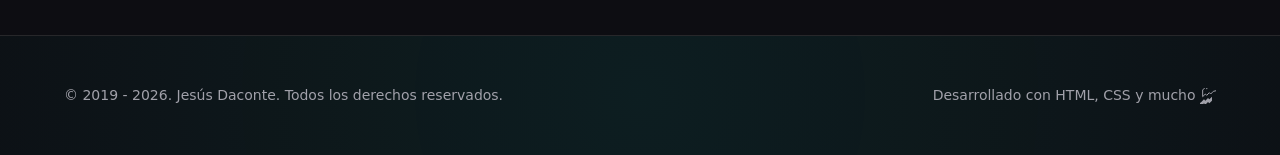
<file: portafolio.html>
<!DOCTYPE html>
<html lang="es" class="dark">
<head>
    <meta charset="UTF-8">
    <meta name="viewport" content="width=device-width, initial-scale=1.0">
    <meta name="description" content="Portafolio de proyectos web y de inteligencia artificial. Soluciones escalables, rápidas e inteligentes en Santa Marta, Colombia.">
    <meta property="og:title" content="Portafolio - JD - SEO Developer & AI Engineer">
    <meta property="og:description" content="Proyectos web, CMS, y de IA organizados por categorías. Soluciones escalables, rápidas e inteligentes.">
    <meta property="og:type" content="website">
    <meta property="og:url" content="https://jesusdaconte.github.io/cv/portafolio.html">
    <meta property="og:image" content="https://jesusdaconte.github.io/cv/img/jesus-daconte-seo-developer-ai-engineer.webp">
    <meta name="twitter:card" content="summary_large_image">
    <meta name="twitter:title" content="Portafolio - JD - SEO Developer & AI Engineer">
    <meta name="twitter:description" content="Proyectos web, CMS, y de IA organizados por categorías. Soluciones escalables, rápidas e inteligentes.">
    <meta name="twitter:image" content="https://jesusdaconte.github.io/cv/img/jesus-daconte-seo-developer-ai-engineer.webp">
    <meta name="robots" content="index, follow">
    <link rel="canonical" href="https://jesusdaconte.github.io/cv/portafolio.html">
    <title>Portafolio - JD - SEO Developer & AI Engineer</title>
    <link rel="icon" href="data:image/svg+xml,<svg xmlns='http://www.w3.org/2000/svg' viewBox='0 0 32 32'><rect width='32' height='32' rx='6' fill='%2314b8a6'/><text x='16' y='22' font-size='16' font-weight='bold' text-anchor='middle' fill='%230d0d12' font-family='system-ui'>JD</text></svg>">
    <link rel="stylesheet" href="css/style.css">
    <style>
        /* Portfolio Specific Styles */
        .portfolio-hero {
            padding: 140px 0 60px;
            text-align: center;
            background: radial-gradient(circle at top, rgba(20, 184, 166, 0.08) 0%, transparent 60%);
        }
        
        .portfolio-hero h1 {
            font-size: 3rem;
            font-weight: 800;
            margin-bottom: 1rem;
            letter-spacing: -0.025em;
            color: var(--foreground);
        }
        
        .portfolio-hero h1 span {
            background: linear-gradient(to right, var(--primary), var(--primary-light));
            -webkit-background-clip: text;
            -webkit-text-fill-color: transparent;
        }
        
        .portfolio-hero p {
            color: var(--muted-foreground);
            font-size: 1.125rem;
            max-width: 600px;
            margin: 0 auto;
        }

        /* Tabs Section */
        .portfolio-tabs-container {
            padding: 20px 0 80px;
        }
        
        .portfolio-tabs {
            display: flex;
            justify-content: center;
            gap: 0.75rem;
            flex-wrap: wrap;
            margin-bottom: 3rem;
        }
        
        .tab-btn {
            background: var(--card);
            border: 1px solid var(--border);
            color: var(--muted-foreground);
            padding: 0.75rem 1.5rem;
            border-radius: 9999px;
            font-weight: 600;
            font-size: 0.95rem;
            cursor: pointer;
            transition: all 0.2s cubic-bezier(0.4, 0, 0.2, 1);
        }
        
        .tab-btn:hover {
            border-color: var(--primary);
            color: var(--foreground);
            transform: translateY(-1px);
        }
        
        .tab-btn.active {
            background: var(--primary);
            color: #0d0d12;
            border-color: var(--primary);
            box-shadow: 0 4px 12px rgba(20, 184, 166, 0.25);
        }

        .tab-btn:focus-visible {
            outline: 2px solid var(--primary-light);
            outline-offset: 2px;
        }

        /* Portfolio Grid */
        .portfolio-grid {
            display: grid;
            grid-template-columns: 1fr;
            gap: 2rem;
            transition: all 0.3s ease;
        }
        
        @media (min-width: 640px) {
            .portfolio-grid {
                grid-template-columns: repeat(2, 1fr);
            }
        }
        
        @media (min-width: 1024px) {
            .portfolio-grid {
                grid-template-columns: repeat(3, 1fr);
            }
        }

        /* Project Card */
        .project-card {
            background: var(--card);
            border: 1px solid var(--border);
            border-radius: 1.25rem;
            overflow: hidden;
            transition: all 0.3s cubic-bezier(0.4, 0, 0.2, 1);
            display: flex;
            flex-direction: column;
            height: 100%;
        }
        
        .project-card:hover {
            transform: translateY(-6px);
            box-shadow: 0 20px 30px rgba(0, 0, 0, 0.25);
            border-color: var(--primary);
        }
        
        .project-img-wrapper {
            position: relative;
            height: 200px;
            overflow: hidden;
            background: var(--muted);
        }
        
        .project-img {
            width: 100%;
            height: 100%;
            object-fit: cover;
            object-position: top;
            transition: transform 0.5s ease, object-position 4s ease;
        }
        
        .project-card:hover .project-img {
            transform: scale(1.05);
            object-position: 50% 100%;
        }
        
        .project-badge {
            position: absolute;
            top: 1rem;
            right: 1rem;
            background: rgba(13, 13, 18, 0.85);
            backdrop-filter: blur(8px);
            -webkit-backdrop-filter: blur(8px);
            color: var(--primary-light);
            border: 1px solid rgba(20, 184, 166, 0.3);
            padding: 0.35rem 0.75rem;
            border-radius: 9999px;
            font-size: 0.75rem;
            font-weight: 700;
            text-transform: uppercase;
            letter-spacing: 0.05em;
        }
        
        .project-content {
            padding: 1.5rem;
            display: flex;
            flex-direction: column;
            flex-grow: 1;
        }
        
        .project-content h3 {
            font-size: 1.25rem;
            font-weight: 700;
            margin-bottom: 0.75rem;
            color: var(--foreground);
            line-height: 1.3;
        }
        
        .project-content p {
            color: var(--muted-foreground);
            font-size: 0.95rem;
            line-height: 1.5;
            margin-bottom: 1.5rem;
            flex-grow: 1;
        }
        
        .project-tags {
            display: flex;
            flex-wrap: wrap;
            gap: 0.5rem;
            margin-bottom: 1.5rem;
        }
        
        .project-tag {
            background: var(--muted);
            color: var(--foreground);
            padding: 0.25rem 0.6rem;
            border-radius: 0.375rem;
            font-size: 0.75rem;
            font-weight: 500;
        }
        
        .project-link {
            display: inline-flex;
            align-items: center;
            justify-content: center;
            gap: 0.5rem;
            width: 100%;
            padding: 0.75rem;
            border-radius: 0.75rem;
            font-weight: 600;
            font-size: 0.95rem;
            text-align: center;
            background: var(--muted);
            color: var(--foreground);
            border: 1px solid var(--border);
            transition: all 0.2s;
            text-decoration: none;
        }
        
        .project-card:hover .project-link {
            background: var(--primary);
            color: #0d0d12;
            border-color: var(--primary);
            box-shadow: 0 4px 12px rgba(20, 184, 166, 0.2);
        }

        /* CTA Section inside Portfolio */
        .portfolio-cta {
            background: linear-gradient(135deg, rgba(20, 184, 166, 0.05) 0%, rgba(13, 148, 136, 0.02) 100%);
            border: 1px solid var(--border);
            border-radius: 1.5rem;
            padding: 3rem;
            text-align: center;
            margin-top: 5rem;
            position: relative;
            overflow: hidden;
        }
        
        .portfolio-cta h2 {
            font-size: 2rem;
            font-weight: 800;
            margin-bottom: 1rem;
            color: var(--foreground);
        }
        
        .portfolio-cta p {
            color: var(--muted-foreground);
            max-width: 600px;
            margin: 0 auto 2rem;
            font-size: 1.05rem;
        }

        /* Filter animation classes */
        .project-card {
            opacity: 1;
            transform: scale(1);
            transition: opacity 0.3s ease, transform 0.3s ease, border-color 0.3s, box-shadow 0.3s;
        }
        
        .project-card.hide {
            display: none;
        }
        
        .project-card.show {
            display: flex;
            animation: cardFadeIn 0.4s ease forwards;
        }

        @keyframes cardFadeIn {
            from {
                opacity: 0;
                transform: translateY(15px) scale(0.98);
            }
            to {
                opacity: 1;
                transform: translateY(0) scale(1);
            }
        }
    </style>
</head>
<body>
    <a href="#main-content" class="skip-to-content">Saltar al contenido principal</a>
    <!-- Navigation -->
    <nav>
        <div class="container">
            <a href="index.html" class="logo" aria-label="Volver al inicio">JD</a>
            <div class="nav-toggle" id="navToggle" aria-label="Abrir menú de navegación">
                <span></span>
                <span></span>
                <span></span>
            </div>
            <ul id="navMenu">
                <li><a href="index.html#sobre-mi">Sobre mí</a></li>
                <li><a href="index.html#experiencia">Experiencia</a></li>
                <li><a href="index.html#habilidades">Habilidades</a></li>
                <li><a href="portafolio.html" class="active" aria-current="page">Portafolio</a></li>
                <li><a href="index.html#contacto">Contacto</a></li>
            </ul>
            <a href="index.html#contacto" class="nav-btn">Hablemos</a>
        </div>
    </nav>

    <main id="main-content">
    <!-- Hero Section -->
    <header class="portfolio-hero">
        <div class="container">
            <h1>Mi <span>Portafolio</span></h1>
            <p>
                Una selección de proyectos web y de inteligencia artificial organizados por categorías. Soluciones escalables, rápidas e inteligentes.
            </p>
        </div>
    </header>

    <!-- Portfolio Section with Tabs -->
    <section class="portfolio-tabs-container">
        <div class="container">
            <!-- Navigation Tabs -->
            <div class="portfolio-tabs">
                <button class="tab-btn active" data-filter="all">Todos</button>
                <button class="tab-btn" data-filter="clientes-cms">Clientes CMS</button>
                <button class="tab-btn" data-filter="clientes-code">Clientes Code</button>
                <button class="tab-btn" data-filter="proyectos-code">Proyectos Code</button>
            </div>

            <!-- Projects Grid -->
            <div class="portfolio-grid" id="portfolioGrid">

                <!-- === CLIENTES CMS === -->
                <div class="project-card" data-category="clientes-cms">
                    <div class="project-img-wrapper">
                        <img src="img/clientes/sitio-web-ancestrails.webp" alt="Captura del sitio web AncesTrails - Tours a Ciudad Perdida" class="project-img" loading="lazy" width="600" height="2460">
                        <span class="project-badge">Clientes CMS</span>
                    </div>
                    <div class="project-content">
                        <h3>AncesTrails</h3>
                        <p>Agencia de ecoturismo y etnoturismo especializada en tours a Ciudad Perdida y expediciones por la Sierra Nevada de Santa Marta. Trabajo directo con comunidades Kogui, Arhuaco y Wiwa.</p>
                        <div class="project-tags">
                            <span class="project-tag">WordPress</span>
                            <span class="project-tag">Elementor</span>
                            <span class="project-tag">SEO Turismo</span>
                            <span class="project-tag">Ecoturismo</span>
                        </div>
                        <a href="https://ancestrails.com/" target="_blank" rel="noopener noreferrer" class="project-link">
                            Ver Proyecto
                            <svg width="16" height="16" viewBox="0 0 24 24" fill="none" stroke="currentColor" stroke-width="2.5"><line x1="7" y1="17" x2="17" y2="7"/><polyline points="7 7 17 7 17 17"/></svg>
                        </a>
                    </div>
                </div>

                <div class="project-card" data-category="clientes-cms">
                    <div class="project-img-wrapper">
                        <img src="img/clientes/sitio-web-visionarios-magdalena.webp" alt="Captura del sitio web Visionarios Magdalena - CTeI" class="project-img" loading="lazy" width="600" height="1321">
                        <span class="project-badge">Clientes CMS</span>
                    </div>
                    <div class="project-content">
                        <h3>Visionarios Magdalena</h3>
                        <p>Plataforma del Sistema Territorial de Ciencia, Tecnología e Innovación del Magdalena. Portal institucional con información sobre el plan de desarrollo departamental con miras al 2040.</p>
                        <div class="project-tags">
                            <span class="project-tag">WordPress</span>
                            <span class="project-tag">Landing Page</span>
                            <span class="project-tag">SEO Institucional</span>
                            <span class="project-tag">Gobierno</span>
                        </div>
                        <a href="https://visionariosmagdalena.com/" target="_blank" rel="noopener noreferrer" class="project-link">
                            Ver Proyecto
                            <svg width="16" height="16" viewBox="0 0 24 24" fill="none" stroke="currentColor" stroke-width="2.5"><line x1="7" y1="17" x2="17" y2="7"/><polyline points="7 7 17 7 17 17"/></svg>
                        </a>
                    </div>
                </div>

                <div class="project-card" data-category="clientes-cms">
                    <div class="project-img-wrapper">
                        <img src="img/clientes/sitio-web-elysium-construcciones.webp" alt="Captura del sitio web Elysium Construcciones - Arquitectura" class="project-img" loading="lazy" width="600" height="1295">
                        <span class="project-badge">Clientes CMS</span>
                    </div>
                    <div class="project-content">
                        <h3>Elysium Construcciones</h3>
                        <p>Sitio corporativo para empresa de diseño, arquitectura y construcción. Portal inmobiliario con galería de proyectos, login de clientes y servicios especializados de ingeniería.</p>
                        <div class="project-tags">
                            <span class="project-tag">WordPress</span>
                            <span class="project-tag">Real Estate</span>
                            <span class="project-tag">Elementor</span>
                            <span class="project-tag">Estatik</span>
                        </div>
                        <a href="https://elysiumconstrucciones.com/" target="_blank" rel="noopener noreferrer" class="project-link">
                            Ver Proyecto
                            <svg width="16" height="16" viewBox="0 0 24 24" fill="none" stroke="currentColor" stroke-width="2.5"><line x1="7" y1="17" x2="17" y2="7"/><polyline points="7 7 17 7 17 17"/></svg>
                        </a>
                    </div>
                </div>

                <div class="project-card" data-category="clientes-cms">
                    <div class="project-img-wrapper">
                        <img src="img/clientes/sitio-web-trekking-santa-marta.webp" alt="Captura del sitio web Trekking Santa Marta - Rutas Sierra Nevada" class="project-img" loading="lazy" width="600" height="1813">
                        <span class="project-badge">Clientes CMS</span>
                    </div>
                    <div class="project-content">
                        <h3>Trekking Santa Marta</h3>
                        <p>Operador turístico con rutas exclusivas en la Sierra Nevada. Sistema de reservas en línea, tours a Ciudad Perdida y experiencias de montaña con guías locales certificados.</p>
                        <div class="project-tags">
                            <span class="project-tag">WordPress</span>
                            <span class="project-tag">WooCommerce</span>
                            <span class="project-tag">SEO Local</span>
                            <span class="project-tag">Turismo</span>
                        </div>
                        <a href="https://trekkingsantamarta.com/" target="_blank" rel="noopener noreferrer" class="project-link">
                            Ver Proyecto
                            <svg width="16" height="16" viewBox="0 0 24 24" fill="none" stroke="currentColor" stroke-width="2.5"><line x1="7" y1="17" x2="17" y2="7"/><polyline points="7 7 17 7 17 17"/></svg>
                        </a>
                    </div>
                </div>

                <!-- === CLIENTES CODE === -->
                <div class="project-card" data-category="clientes-code">
                    <div class="project-img-wrapper">
                        <img src="img/clientes/sitio-web-construcciones-hf.webp" alt="Captura del sitio web Construcciones HF - Ingeniería Civil" class="project-img" loading="lazy" width="600" height="2974">
                        <span class="project-badge">Clientes Code</span>
                    </div>
                    <div class="project-content">
                        <h3>Construcciones HF S.A.S.</h3>
                        <p>Landing page corporativa para empresa de ingeniería civil y construcción residencial en Barranquilla. Catálogo de proyectos destacados, servicios especializados y sistema de cotización.</p>
                        <div class="project-tags">
                            <span class="project-tag">HTML</span>
                            <span class="project-tag">CSS</span>
                            <span class="project-tag">JavaScript</span>
                            <span class="project-tag">Landing Page</span>
                        </div>
                        <a href="https://construccioneshf.com/" target="_blank" rel="noopener noreferrer" class="project-link">
                            Ver Proyecto
                            <svg width="16" height="16" viewBox="0 0 24 24" fill="none" stroke="currentColor" stroke-width="2.5"><line x1="7" y1="17" x2="17" y2="7"/><polyline points="7 7 17 7 17 17"/></svg>
                        </a>
                    </div>
                </div>

                <!-- === PROYECTOS CODE === -->
                <div class="project-card" data-category="proyectos-code">
                    <div class="project-img-wrapper">
                        <img src="img/proyectos/proyecto-grand-marina-suites.webp" alt="Captura del proyecto Grand Marina Suites - Sitio web completo" class="project-img" loading="lazy" width="600" height="2925">
                        <span class="project-badge">Proyectos Code</span>
                    </div>
                    <div class="project-content">
                        <h3>Grand Marina Suites</h3>
                        <p>Sitio web para complejo de apartasuites frente al mar en Santa Marta. Diseño moderno con galería interactiva, catálogo de suites y sistema de reservas integrado.</p>
                        <div class="project-tags">
                            <span class="project-tag">HTML</span>
                            <span class="project-tag">CSS</span>
                            <span class="project-tag">JavaScript</span>
                            <span class="project-tag">Sitio Web</span>
                        </div>
                        <a href="https://jesusdaconte.github.io/GrandMarina/" target="_blank" rel="noopener noreferrer" class="project-link">
                            Ver Proyecto
                            <svg width="16" height="16" viewBox="0 0 24 24" fill="none" stroke="currentColor" stroke-width="2.5"><line x1="7" y1="17" x2="17" y2="7"/><polyline points="7 7 17 7 17 17"/></svg>
                        </a>
                    </div>
                </div>

                <div class="project-card" data-category="proyectos-code">
                    <div class="project-img-wrapper">
                        <img src="img/proyectos/proyecto-coworking-nomaland.webp" alt="Captura del proyecto Coworking Nomaland - Sitio web completo" class="project-img" loading="lazy" width="600" height="1405">
                        <span class="project-badge">Proyectos Code</span>
                    </div>
                    <div class="project-content">
                        <h3>Coworking Nomaland</h3>
                        <p>Sitio web para espacio de coworking en Santa Marta dirigido a nómadas digitales. Diseño fresco con secciones de servicios, membresías y comunidad de emprendedores.</p>
                        <div class="project-tags">
                            <span class="project-tag">HTML</span>
                            <span class="project-tag">CSS</span>
                            <span class="project-tag">JavaScript</span>
                            <span class="project-tag">Sitio Web</span>
                        </div>
                        <a href="https://jesusdaconte.github.io/Nomaland/" target="_blank" rel="noopener noreferrer" class="project-link">
                            Ver Proyecto
                            <svg width="16" height="16" viewBox="0 0 24 24" fill="none" stroke="currentColor" stroke-width="2.5"><line x1="7" y1="17" x2="17" y2="7"/><polyline points="7 7 17 7 17 17"/></svg>
                        </a>
                    </div>
                </div>

                <div class="project-card" data-category="proyectos-code">
                    <div class="project-img-wrapper">
                        <img src="img/proyectos/proyecto-arteta-forero-abogados.webp" alt="Captura del proyecto Arteta y Forero - Firma de abogados" class="project-img" loading="lazy" width="1200" height="2248">
                        <span class="project-badge">Proyectos Code</span>
                    </div>
                    <div class="project-content">
                        <h3>Arteta & Forero</h3>
                        <p>Sitio web corporativo para firma de abogados en Bogotá con más de 20 años de trayectoria. Sistema de agendamiento de consultas en línea y presentación de áreas de práctica.</p>
                        <div class="project-tags">
                            <span class="project-tag">HTML</span>
                            <span class="project-tag">CSS</span>
                            <span class="project-tag">JavaScript</span>
                            <span class="project-tag">Sitio Web</span>
                        </div>
                        <a href="https://jesusdaconte.github.io/Arteta_y_Forero/" target="_blank" rel="noopener noreferrer" class="project-link">
                            Ver Proyecto
                            <svg width="16" height="16" viewBox="0 0 24 24" fill="none" stroke="currentColor" stroke-width="2.5"><line x1="7" y1="17" x2="17" y2="7"/><polyline points="7 7 17 7 17 17"/></svg>
                        </a>
                    </div>
                </div>

                <div class="project-card" data-category="proyectos-code">
                    <div class="project-img-wrapper">
                        <img src="img/proyectos/proyecto-yt-music-player.webp" alt="Captura del proyecto YT Music Player - Reproductor de YouTube" class="project-img" loading="lazy" width="1200" height="586">
                        <span class="project-badge">Proyectos Code</span>
                    </div>
                    <div class="project-content">
                        <h3>YT Music Player</h3>
                        <p>Reproductor de música basado en YouTube. Agrega videos, crea listas de reproducción personalizadas y disfruta de tu música favorita desde una interfaz limpia y funcional.</p>
                        <div class="project-tags">
                            <span class="project-tag">HTML</span>
                            <span class="project-tag">CSS</span>
                            <span class="project-tag">JavaScript</span>
                            <span class="project-tag">YouTube API</span>
                        </div>
                        <a href="https://jesusdaconte.github.io/Reproductor/" target="_blank" rel="noopener noreferrer" class="project-link">
                            Ver Proyecto
                            <svg width="16" height="16" viewBox="0 0 24 24" fill="none" stroke="currentColor" stroke-width="2.5"><line x1="7" y1="17" x2="17" y2="7"/><polyline points="7 7 17 7 17 17"/></svg>
                        </a>
                    </div>
                </div>

                <div class="project-card" data-category="proyectos-code">
                    <div class="project-img-wrapper">
                        <img src="img/proyectos/proyecto-generador-qr.webp" alt="Captura del proyecto Generador QR - Códigos QR personalizados" class="project-img" loading="lazy" width="1200" height="585">
                        <span class="project-badge">Proyectos Code</span>
                    </div>
                    <div class="project-content">
                        <h3>Generador QR</h3>
                        <p>Generador de códigos QR personalizados con opciones de color, logo y tamaño. Interfaz moderna y responsive para crear QR al instante.</p>
                        <div class="project-tags">
                            <span class="project-tag">HTML</span>
                            <span class="project-tag">CSS</span>
                            <span class="project-tag">JavaScript</span>
                            <span class="project-tag">QR API</span>
                        </div>
                        <a href="https://jesusdaconte.github.io/Generador-QR/" target="_blank" rel="noopener noreferrer" class="project-link">
                            Ver Proyecto
                            <svg width="16" height="16" viewBox="0 0 24 24" fill="none" stroke="currentColor" stroke-width="2.5"><line x1="7" y1="17" x2="17" y2="7"/><polyline points="7 7 17 7 17 17"/></svg>
                        </a>
                    </div>
                </div>

            </div>

            <!-- Call to Action Banner -->
            <div class="portfolio-cta">
                <h2>¿Tienes una idea innovadora?</h2>
                <p>Escríbeme para estructurar un sitio dinámico, optimizar el rendimiento técnico de tu web o implementar automatizaciones y agentes de Inteligencia Artificial a la medida.</p>
                <a href="index.html#contacto" class="btn-primary" style="display: inline-flex; max-width: max-content; margin: 0 auto;">Iniciar conversación →</a>
            </div>
        </div>
    </section>

    </main>

    <!-- Footer -->
    <footer>
        <div class="container">
            <p>© 2019 - 2026. Jesús Daconte. Todos los derechos reservados.</p>
            <p>Desarrollado con HTML, CSS y mucho <svg width="16" height="16" viewBox="0 0 24 24" fill="currentColor" style="vertical-align: middle;"><path d="M2 21l4-4 2 2 4-4 2 2 4-4v6l-4 4-2-2-4 4-2-2-4 4-2-2-4 4-2-2-4 4z"/><path d="M20 5l-4 4-2-2-4 4-2-2-4 4V3l4-4 2 2 4-4 2 2 4-4 2 2 4-4 4 4v4l-4 4 2 2 4-4 2 2 4-4z" fill="none" stroke="currentColor" stroke-width="1.5"/></svg></p>
        </div>
    </footer>

    <!-- Floating WhatsApp Button -->
    <a href="https://wa.me/573004712909?text=Hola%20Jes%C3%BAs,%20vi%20tu%20portafolio%20y%20me%20gustar%C3%ADa%20contactarte." class="whatsapp-float" target="_blank" rel="noopener noreferrer" aria-label="Contactar por WhatsApp">
        <svg viewBox="0 0 24 24" fill="currentColor">
            <path d="M.057 24l1.687-6.163c-1.041-1.804-1.588-3.849-1.587-5.946C.06 5.348 5.397.01 12.008.01c3.202.001 6.212 1.246 8.477 3.514 2.266 2.268 3.507 5.28 3.505 8.484-.004 6.657-5.34 11.997-11.953 11.997-2.005-.001-3.973-.502-5.724-1.455L0 24zm6.59-4.846c1.6.95 3.188 1.449 4.825 1.451 5.436 0 9.86-4.413 9.863-9.847.002-2.63-1.023-5.101-2.883-6.963C16.59 1.931 14.111.905 11.48.905c-5.441 0-9.865 4.414-9.868 9.848-.001 1.77.463 3.5 1.345 5.023L1.921 20.35l4.726-1.196zm12.35-7.3c-.3-.15-1.771-.875-2.046-.975-.275-.1-.475-.15-.675.15-.2.3-.775.975-.95 1.175-.175.2-.35.225-.65.075-1.201-.6-2.043-1.054-2.855-2.45-.21-.36.21-.33.6-.11.11.06.22.13.3.19.29.29.3.43.43.71.13.27.06.51-.03.68-.09.18-.775 1.865-.95 2.285-.17.41-.35.34-.48.34-.11 0-.25 0-.4-.01-.15-.01-.38-.05-.58-.27-.2-.22-.775-.75-.775-1.83 0-1.08.788-2.13.963-2.36.175-.23 1.55-2.368 3.754-3.32.524-.226 1.05-.333 1.5-.325.53.01 1.5.25 1.5.25.325-.05.52-.22.52-.22s.22-.05.35-.05c.13 0 .2.02.2.02s.1.03.15.05c.05.02.13.05.13.05.15.1.28.27.28.45 0 .22-.08.6-.25 1.05z" />
        </svg>
    </a>

    <!-- Scripts -->
    <script src="js/main.js" defer></script>
    <script>
        // Interactive Tab Filter logic
        document.addEventListener('DOMContentLoaded', () => {
            const tabButtons = document.querySelectorAll('.tab-btn');
            const projectCards = document.querySelectorAll('.project-card');

            tabButtons.forEach(button => {
                button.addEventListener('click', () => {
                    // Remove active class from all buttons
                    tabButtons.forEach(btn => btn.classList.remove('active'));
                    
                    // Add active class to clicked button
                    button.classList.add('active');

                    const filterValue = button.getAttribute('data-filter');

                    projectCards.forEach(card => {
                        const cardCategory = card.getAttribute('data-category');

                        if (filterValue === 'all' || cardCategory === filterValue) {
                            card.classList.remove('hide');
                            card.classList.add('show');
                        } else {
                            card.classList.remove('show');
                            card.classList.add('hide');
                        }
                    });
                });
            });
        });
    </script>
</body>
</html>
</file>
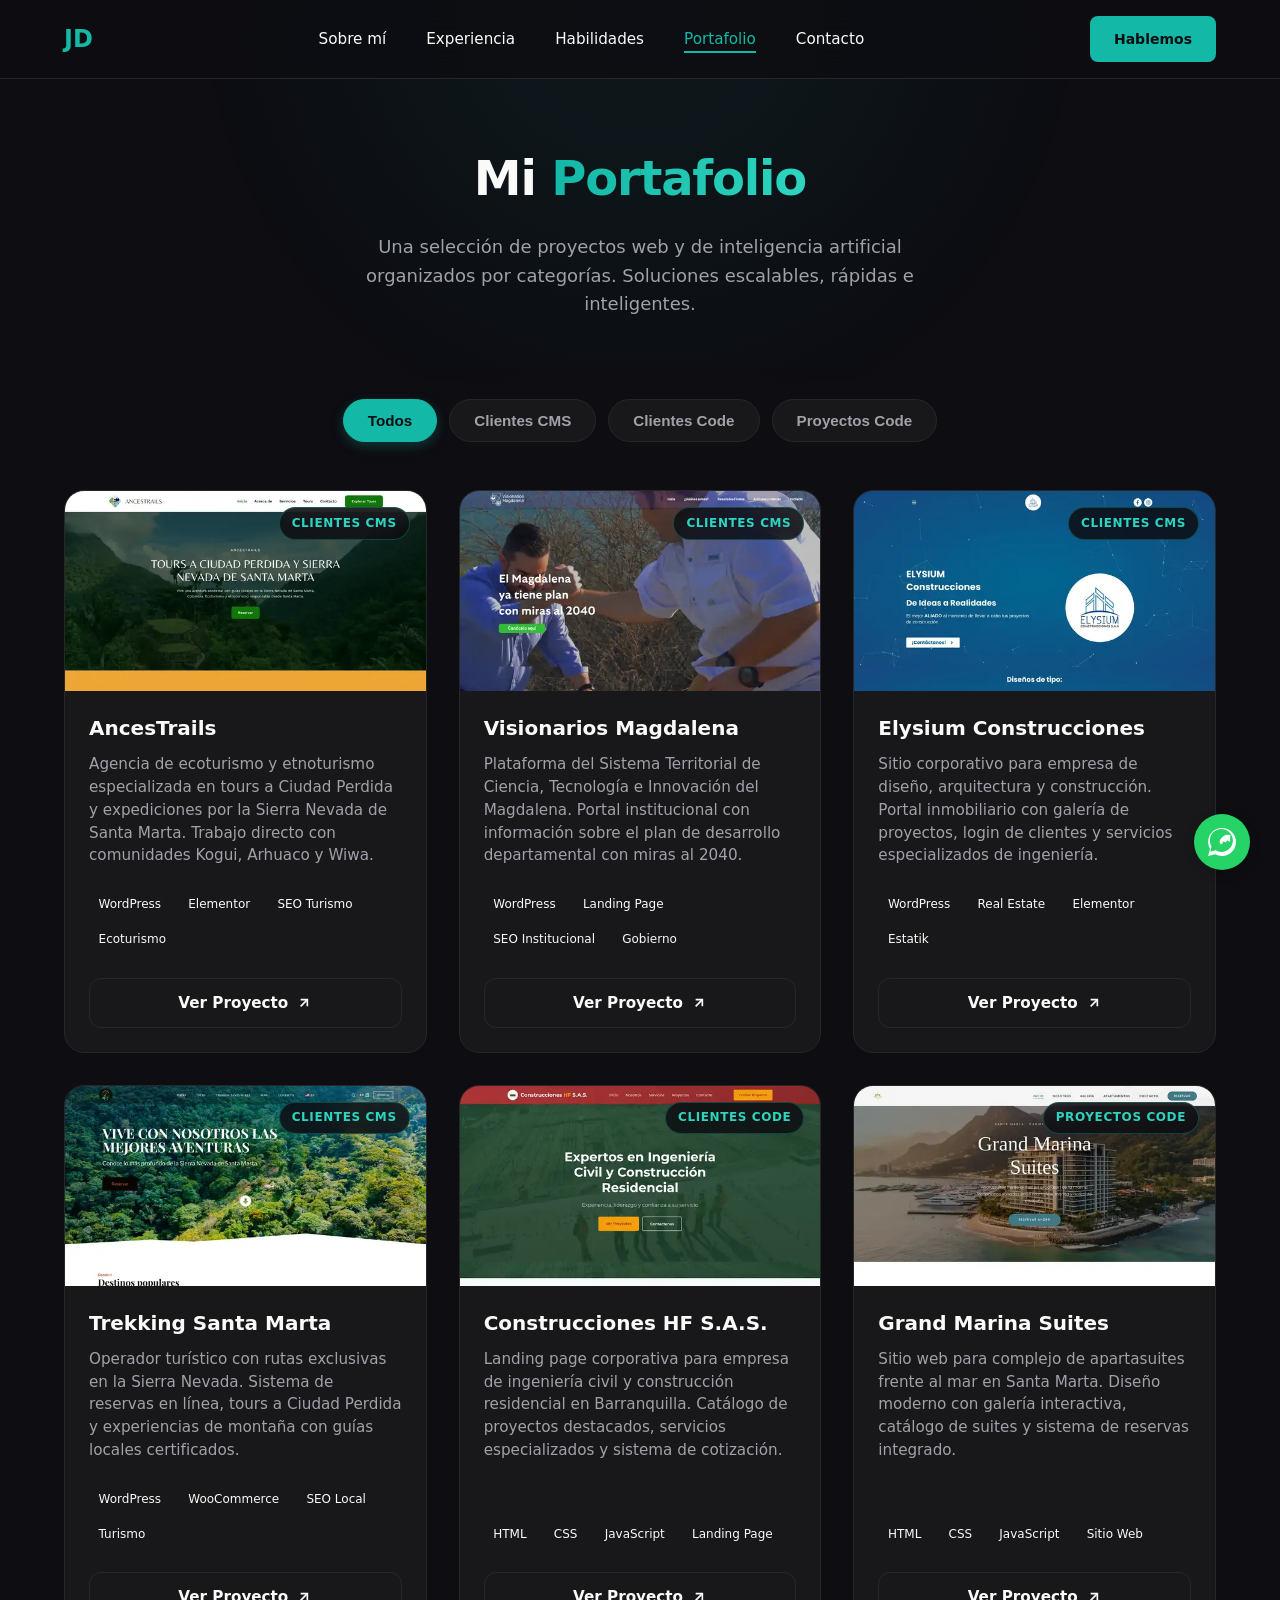
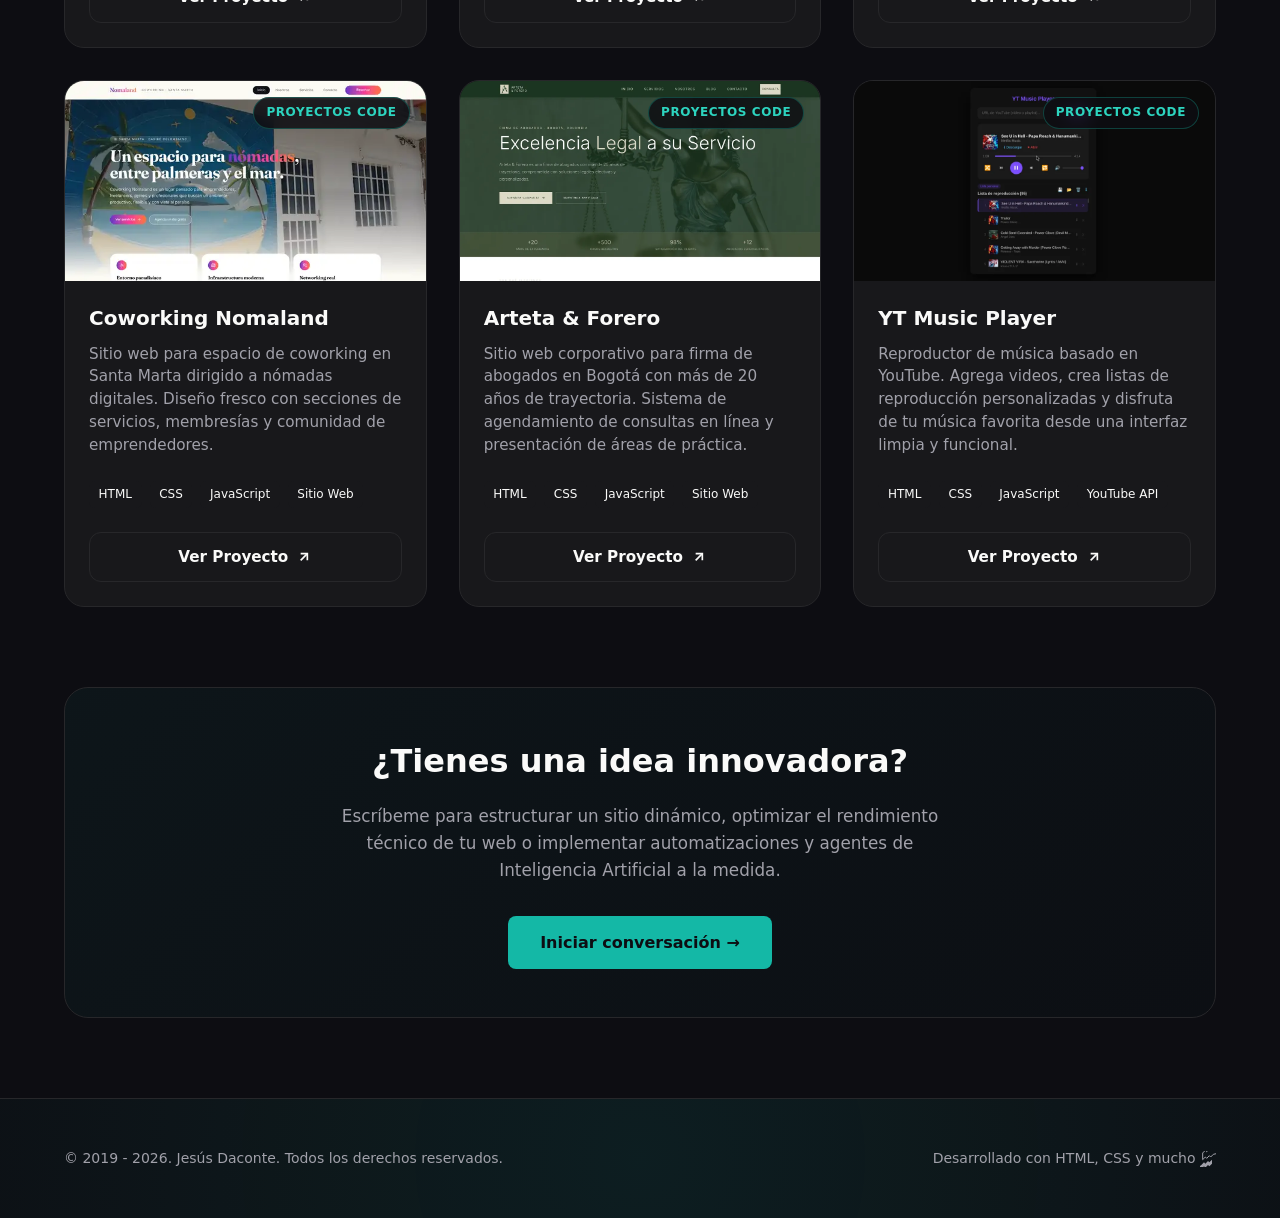
<file: cv/portafolio.html>
<!DOCTYPE html>
<html lang="es" class="dark">
<head>
    <meta charset="UTF-8">
    <meta name="viewport" content="width=device-width, initial-scale=1.0">
    <meta name="description" content="Portafolio de proyectos web y de inteligencia artificial. Soluciones escalables, rápidas e inteligentes en Santa Marta, Colombia.">
    <meta property="og:title" content="Portafolio - JD - SEO Developer & AI Engineer">
    <meta property="og:description" content="Proyectos web, CMS, y de IA organizados por categorías. Soluciones escalables, rápidas e inteligentes.">
    <meta property="og:type" content="website">
    <meta property="og:url" content="https://jesusdaconte.github.io/cv/portafolio.html">
    <meta property="og:image" content="https://jesusdaconte.github.io/cv/img/jesus-daconte-seo-developer-ai-engineer.webp">
    <meta name="twitter:card" content="summary_large_image">
    <meta name="twitter:title" content="Portafolio - JD - SEO Developer & AI Engineer">
    <meta name="twitter:description" content="Proyectos web, CMS, y de IA organizados por categorías. Soluciones escalables, rápidas e inteligentes.">
    <meta name="twitter:image" content="https://jesusdaconte.github.io/cv/img/jesus-daconte-seo-developer-ai-engineer.webp">
    <meta name="robots" content="index, follow">
    <link rel="canonical" href="https://jesusdaconte.github.io/cv/portafolio.html">
    <title>Portafolio - JD - SEO Developer & AI Engineer</title>
    <link rel="icon" href="data:image/svg+xml,<svg xmlns='http://www.w3.org/2000/svg' viewBox='0 0 32 32'><rect width='32' height='32' rx='6' fill='%2314b8a6'/><text x='16' y='22' font-size='16' font-weight='bold' text-anchor='middle' fill='%230d0d12' font-family='system-ui'>JD</text></svg>">
    <link rel="stylesheet" href="css/style.css">
    <style>
        /* Portfolio Specific Styles */
        .portfolio-hero {
            padding: 140px 0 60px;
            text-align: center;
            background: radial-gradient(circle at top, rgba(20, 184, 166, 0.08) 0%, transparent 60%);
        }
        
        .portfolio-hero h1 {
            font-size: 3rem;
            font-weight: 800;
            margin-bottom: 1rem;
            letter-spacing: -0.025em;
            color: var(--foreground);
        }
        
        .portfolio-hero h1 span {
            background: linear-gradient(to right, var(--primary), var(--primary-light));
            -webkit-background-clip: text;
            -webkit-text-fill-color: transparent;
        }
        
        .portfolio-hero p {
            color: var(--muted-foreground);
            font-size: 1.125rem;
            max-width: 600px;
            margin: 0 auto;
        }

        /* Tabs Section */
        .portfolio-tabs-container {
            padding: 20px 0 80px;
        }
        
        .portfolio-tabs {
            display: flex;
            justify-content: center;
            gap: 0.75rem;
            flex-wrap: wrap;
            margin-bottom: 3rem;
        }
        
        .tab-btn {
            background: var(--card);
            border: 1px solid var(--border);
            color: var(--muted-foreground);
            padding: 0.75rem 1.5rem;
            border-radius: 9999px;
            font-weight: 600;
            font-size: 0.95rem;
            cursor: pointer;
            transition: all 0.2s cubic-bezier(0.4, 0, 0.2, 1);
        }
        
        .tab-btn:hover {
            border-color: var(--primary);
            color: var(--foreground);
            transform: translateY(-1px);
        }
        
        .tab-btn.active {
            background: var(--primary);
            color: #0d0d12;
            border-color: var(--primary);
            box-shadow: 0 4px 12px rgba(20, 184, 166, 0.25);
        }

        .tab-btn:focus-visible {
            outline: 2px solid var(--primary-light);
            outline-offset: 2px;
        }

        /* Portfolio Grid */
        .portfolio-grid {
            display: grid;
            grid-template-columns: 1fr;
            gap: 2rem;
            transition: all 0.3s ease;
        }
        
        @media (min-width: 640px) {
            .portfolio-grid {
                grid-template-columns: repeat(2, 1fr);
            }
        }
        
        @media (min-width: 1024px) {
            .portfolio-grid {
                grid-template-columns: repeat(3, 1fr);
            }
        }

        /* Project Card */
        .project-card {
            background: var(--card);
            border: 1px solid var(--border);
            border-radius: 1.25rem;
            overflow: hidden;
            transition: all 0.3s cubic-bezier(0.4, 0, 0.2, 1);
            display: flex;
            flex-direction: column;
            height: 100%;
        }
        
        .project-card:hover {
            transform: translateY(-6px);
            box-shadow: 0 20px 30px rgba(0, 0, 0, 0.25);
            border-color: var(--primary);
        }
        
        .project-img-wrapper {
            position: relative;
            height: 200px;
            overflow: hidden;
            background: var(--muted);
        }
        
        .project-img {
            width: 100%;
            height: 100%;
            object-fit: cover;
            object-position: top;
            transition: transform 0.5s ease, object-position 4s ease;
        }
        
        .project-card:hover .project-img {
            transform: scale(1.05);
            object-position: 50% 100%;
        }
        
        .project-badge {
            position: absolute;
            top: 1rem;
            right: 1rem;
            background: rgba(13, 13, 18, 0.85);
            backdrop-filter: blur(8px);
            -webkit-backdrop-filter: blur(8px);
            color: var(--primary-light);
            border: 1px solid rgba(20, 184, 166, 0.3);
            padding: 0.35rem 0.75rem;
            border-radius: 9999px;
            font-size: 0.75rem;
            font-weight: 700;
            text-transform: uppercase;
            letter-spacing: 0.05em;
        }
        
        .project-content {
            padding: 1.5rem;
            display: flex;
            flex-direction: column;
            flex-grow: 1;
        }
        
        .project-content h3 {
            font-size: 1.25rem;
            font-weight: 700;
            margin-bottom: 0.75rem;
            color: var(--foreground);
            line-height: 1.3;
        }
        
        .project-content p {
            color: var(--muted-foreground);
            font-size: 0.95rem;
            line-height: 1.5;
            margin-bottom: 1.5rem;
            flex-grow: 1;
        }
        
        .project-tags {
            display: flex;
            flex-wrap: wrap;
            gap: 0.5rem;
            margin-bottom: 1.5rem;
        }
        
        .project-tag {
            background: var(--muted);
            color: var(--foreground);
            padding: 0.25rem 0.6rem;
            border-radius: 0.375rem;
            font-size: 0.75rem;
            font-weight: 500;
        }
        
        .project-link {
            display: inline-flex;
            align-items: center;
            justify-content: center;
            gap: 0.5rem;
            width: 100%;
            padding: 0.75rem;
            border-radius: 0.75rem;
            font-weight: 600;
            font-size: 0.95rem;
            text-align: center;
            background: var(--muted);
            color: var(--foreground);
            border: 1px solid var(--border);
            transition: all 0.2s;
            text-decoration: none;
        }
        
        .project-card:hover .project-link {
            background: var(--primary);
            color: #0d0d12;
            border-color: var(--primary);
            box-shadow: 0 4px 12px rgba(20, 184, 166, 0.2);
        }

        /* CTA Section inside Portfolio */
        .portfolio-cta {
            background: linear-gradient(135deg, rgba(20, 184, 166, 0.05) 0%, rgba(13, 148, 136, 0.02) 100%);
            border: 1px solid var(--border);
            border-radius: 1.5rem;
            padding: 3rem;
            text-align: center;
            margin-top: 5rem;
            position: relative;
            overflow: hidden;
        }
        
        .portfolio-cta h2 {
            font-size: 2rem;
            font-weight: 800;
            margin-bottom: 1rem;
            color: var(--foreground);
        }
        
        .portfolio-cta p {
            color: var(--muted-foreground);
            max-width: 600px;
            margin: 0 auto 2rem;
            font-size: 1.05rem;
        }

        /* Filter animation classes */
        .project-card {
            opacity: 1;
            transform: scale(1);
            transition: opacity 0.3s ease, transform 0.3s ease, border-color 0.3s, box-shadow 0.3s;
        }
        
        .project-card.hide {
            display: none;
        }
        
        .project-card.show {
            display: flex;
            animation: cardFadeIn 0.4s ease forwards;
        }

        @keyframes cardFadeIn {
            from {
                opacity: 0;
                transform: translateY(15px) scale(0.98);
            }
            to {
                opacity: 1;
                transform: translateY(0) scale(1);
            }
        }
    </style>
</head>
<body>
    <a href="#main-content" class="skip-to-content">Saltar al contenido principal</a>
    <!-- Navigation -->
    <nav>
        <div class="container">
            <a href="index.html" class="logo" aria-label="Volver al inicio">JD</a>
            <div class="nav-toggle" id="navToggle" aria-label="Abrir menú de navegación">
                <span></span>
                <span></span>
                <span></span>
            </div>
            <ul id="navMenu">
                <li><a href="index.html#sobre-mi">Sobre mí</a></li>
                <li><a href="index.html#experiencia">Experiencia</a></li>
                <li><a href="index.html#habilidades">Habilidades</a></li>
                <li><a href="portafolio.html" class="active" aria-current="page">Portafolio</a></li>
                <li><a href="index.html#contacto">Contacto</a></li>
            </ul>
            <a href="index.html#contacto" class="nav-btn">Hablemos</a>
        </div>
    </nav>

    <main id="main-content">
    <!-- Hero Section -->
    <header class="portfolio-hero">
        <div class="container">
            <h1>Mi <span>Portafolio</span></h1>
            <p>
                Una selección de proyectos web y de inteligencia artificial organizados por categorías. Soluciones escalables, rápidas e inteligentes.
            </p>
        </div>
    </header>

    <!-- Portfolio Section with Tabs -->
    <section class="portfolio-tabs-container">
        <div class="container">
            <!-- Navigation Tabs -->
            <div class="portfolio-tabs">
                <button class="tab-btn active" data-filter="all">Todos</button>
                <button class="tab-btn" data-filter="clientes-cms">Clientes CMS</button>
                <button class="tab-btn" data-filter="clientes-code">Clientes Code</button>
                <button class="tab-btn" data-filter="proyectos-code">Proyectos Code</button>
            </div>

            <!-- Projects Grid -->
            <div class="portfolio-grid" id="portfolioGrid">

                <!-- === CLIENTES CMS === -->
                <div class="project-card" data-category="clientes-cms">
                    <div class="project-img-wrapper">
                        <img src="img/clientes/sitio-web-ancestrails.webp" alt="Captura del sitio web AncesTrails - Tours a Ciudad Perdida" class="project-img" loading="lazy" width="600" height="2460">
                        <span class="project-badge">Clientes CMS</span>
                    </div>
                    <div class="project-content">
                        <h3>AncesTrails</h3>
                        <p>Agencia de ecoturismo y etnoturismo especializada en tours a Ciudad Perdida y expediciones por la Sierra Nevada de Santa Marta. Trabajo directo con comunidades Kogui, Arhuaco y Wiwa.</p>
                        <div class="project-tags">
                            <span class="project-tag">WordPress</span>
                            <span class="project-tag">Elementor</span>
                            <span class="project-tag">SEO Turismo</span>
                            <span class="project-tag">Ecoturismo</span>
                        </div>
                        <a href="https://ancestrails.com/" target="_blank" rel="noopener noreferrer" class="project-link">
                            Ver Proyecto
                            <svg width="16" height="16" viewBox="0 0 24 24" fill="none" stroke="currentColor" stroke-width="2.5"><line x1="7" y1="17" x2="17" y2="7"/><polyline points="7 7 17 7 17 17"/></svg>
                        </a>
                    </div>
                </div>

                <div class="project-card" data-category="clientes-cms">
                    <div class="project-img-wrapper">
                        <img src="img/clientes/sitio-web-visionarios-magdalena.webp" alt="Captura del sitio web Visionarios Magdalena - CTeI" class="project-img" loading="lazy" width="600" height="1321">
                        <span class="project-badge">Clientes CMS</span>
                    </div>
                    <div class="project-content">
                        <h3>Visionarios Magdalena</h3>
                        <p>Plataforma del Sistema Territorial de Ciencia, Tecnología e Innovación del Magdalena. Portal institucional con información sobre el plan de desarrollo departamental con miras al 2040.</p>
                        <div class="project-tags">
                            <span class="project-tag">WordPress</span>
                            <span class="project-tag">Landing Page</span>
                            <span class="project-tag">SEO Institucional</span>
                            <span class="project-tag">Gobierno</span>
                        </div>
                        <a href="https://visionariosmagdalena.com/" target="_blank" rel="noopener noreferrer" class="project-link">
                            Ver Proyecto
                            <svg width="16" height="16" viewBox="0 0 24 24" fill="none" stroke="currentColor" stroke-width="2.5"><line x1="7" y1="17" x2="17" y2="7"/><polyline points="7 7 17 7 17 17"/></svg>
                        </a>
                    </div>
                </div>

                <div class="project-card" data-category="clientes-cms">
                    <div class="project-img-wrapper">
                        <img src="img/clientes/sitio-web-elysium-construcciones.webp" alt="Captura del sitio web Elysium Construcciones - Arquitectura" class="project-img" loading="lazy" width="600" height="1295">
                        <span class="project-badge">Clientes CMS</span>
                    </div>
                    <div class="project-content">
                        <h3>Elysium Construcciones</h3>
                        <p>Sitio corporativo para empresa de diseño, arquitectura y construcción. Portal inmobiliario con galería de proyectos, login de clientes y servicios especializados de ingeniería.</p>
                        <div class="project-tags">
                            <span class="project-tag">WordPress</span>
                            <span class="project-tag">Real Estate</span>
                            <span class="project-tag">Elementor</span>
                            <span class="project-tag">Estatik</span>
                        </div>
                        <a href="https://elysiumconstrucciones.com/" target="_blank" rel="noopener noreferrer" class="project-link">
                            Ver Proyecto
                            <svg width="16" height="16" viewBox="0 0 24 24" fill="none" stroke="currentColor" stroke-width="2.5"><line x1="7" y1="17" x2="17" y2="7"/><polyline points="7 7 17 7 17 17"/></svg>
                        </a>
                    </div>
                </div>

                <div class="project-card" data-category="clientes-cms">
                    <div class="project-img-wrapper">
                        <img src="img/clientes/sitio-web-trekking-santa-marta.webp" alt="Captura del sitio web Trekking Santa Marta - Rutas Sierra Nevada" class="project-img" loading="lazy" width="600" height="1813">
                        <span class="project-badge">Clientes CMS</span>
                    </div>
                    <div class="project-content">
                        <h3>Trekking Santa Marta</h3>
                        <p>Operador turístico con rutas exclusivas en la Sierra Nevada. Sistema de reservas en línea, tours a Ciudad Perdida y experiencias de montaña con guías locales certificados.</p>
                        <div class="project-tags">
                            <span class="project-tag">WordPress</span>
                            <span class="project-tag">WooCommerce</span>
                            <span class="project-tag">SEO Local</span>
                            <span class="project-tag">Turismo</span>
                        </div>
                        <a href="https://trekkingsantamarta.com/" target="_blank" rel="noopener noreferrer" class="project-link">
                            Ver Proyecto
                            <svg width="16" height="16" viewBox="0 0 24 24" fill="none" stroke="currentColor" stroke-width="2.5"><line x1="7" y1="17" x2="17" y2="7"/><polyline points="7 7 17 7 17 17"/></svg>
                        </a>
                    </div>
                </div>

                <!-- === CLIENTES CODE === -->
                <div class="project-card" data-category="clientes-code">
                    <div class="project-img-wrapper">
                        <img src="img/clientes/sitio-web-construcciones-hf.webp" alt="Captura del sitio web Construcciones HF - Ingeniería Civil" class="project-img" loading="lazy" width="600" height="2974">
                        <span class="project-badge">Clientes Code</span>
                    </div>
                    <div class="project-content">
                        <h3>Construcciones HF S.A.S.</h3>
                        <p>Landing page corporativa para empresa de ingeniería civil y construcción residencial en Barranquilla. Catálogo de proyectos destacados, servicios especializados y sistema de cotización.</p>
                        <div class="project-tags">
                            <span class="project-tag">HTML</span>
                            <span class="project-tag">CSS</span>
                            <span class="project-tag">JavaScript</span>
                            <span class="project-tag">Landing Page</span>
                        </div>
                        <a href="https://construccioneshf.com/" target="_blank" rel="noopener noreferrer" class="project-link">
                            Ver Proyecto
                            <svg width="16" height="16" viewBox="0 0 24 24" fill="none" stroke="currentColor" stroke-width="2.5"><line x1="7" y1="17" x2="17" y2="7"/><polyline points="7 7 17 7 17 17"/></svg>
                        </a>
                    </div>
                </div>

                <!-- === PROYECTOS CODE === -->
                <div class="project-card" data-category="proyectos-code">
                    <div class="project-img-wrapper">
                        <img src="img/proyectos/proyecto-grand-marina-suites.webp" alt="Captura del proyecto Grand Marina Suites - Sitio web completo" class="project-img" loading="lazy" width="600" height="2925">
                        <span class="project-badge">Proyectos Code</span>
                    </div>
                    <div class="project-content">
                        <h3>Grand Marina Suites</h3>
                        <p>Sitio web para complejo de apartasuites frente al mar en Santa Marta. Diseño moderno con galería interactiva, catálogo de suites y sistema de reservas integrado.</p>
                        <div class="project-tags">
                            <span class="project-tag">HTML</span>
                            <span class="project-tag">CSS</span>
                            <span class="project-tag">JavaScript</span>
                            <span class="project-tag">Sitio Web</span>
                        </div>
                        <a href="https://jesusdaconte.github.io/GrandMarina/" target="_blank" rel="noopener noreferrer" class="project-link">
                            Ver Proyecto
                            <svg width="16" height="16" viewBox="0 0 24 24" fill="none" stroke="currentColor" stroke-width="2.5"><line x1="7" y1="17" x2="17" y2="7"/><polyline points="7 7 17 7 17 17"/></svg>
                        </a>
                    </div>
                </div>

                <div class="project-card" data-category="proyectos-code">
                    <div class="project-img-wrapper">
                        <img src="img/proyectos/proyecto-coworking-nomaland.webp" alt="Captura del proyecto Coworking Nomaland - Sitio web completo" class="project-img" loading="lazy" width="600" height="1405">
                        <span class="project-badge">Proyectos Code</span>
                    </div>
                    <div class="project-content">
                        <h3>Coworking Nomaland</h3>
                        <p>Sitio web para espacio de coworking en Santa Marta dirigido a nómadas digitales. Diseño fresco con secciones de servicios, membresías y comunidad de emprendedores.</p>
                        <div class="project-tags">
                            <span class="project-tag">HTML</span>
                            <span class="project-tag">CSS</span>
                            <span class="project-tag">JavaScript</span>
                            <span class="project-tag">Sitio Web</span>
                        </div>
                        <a href="https://jesusdaconte.github.io/Nomaland/" target="_blank" rel="noopener noreferrer" class="project-link">
                            Ver Proyecto
                            <svg width="16" height="16" viewBox="0 0 24 24" fill="none" stroke="currentColor" stroke-width="2.5"><line x1="7" y1="17" x2="17" y2="7"/><polyline points="7 7 17 7 17 17"/></svg>
                        </a>
                    </div>
                </div>

                <div class="project-card" data-category="proyectos-code">
                    <div class="project-img-wrapper">
                        <img src="img/proyectos/proyecto-arteta-forero-abogados.webp" alt="Captura del proyecto Arteta y Forero - Firma de abogados" class="project-img" loading="lazy" width="1200" height="2248">
                        <span class="project-badge">Proyectos Code</span>
                    </div>
                    <div class="project-content">
                        <h3>Arteta & Forero</h3>
                        <p>Sitio web corporativo para firma de abogados en Bogotá con más de 20 años de trayectoria. Sistema de agendamiento de consultas en línea y presentación de áreas de práctica.</p>
                        <div class="project-tags">
                            <span class="project-tag">HTML</span>
                            <span class="project-tag">CSS</span>
                            <span class="project-tag">JavaScript</span>
                            <span class="project-tag">Sitio Web</span>
                        </div>
                        <a href="https://jesusdaconte.github.io/Arteta_y_Forero/" target="_blank" rel="noopener noreferrer" class="project-link">
                            Ver Proyecto
                            <svg width="16" height="16" viewBox="0 0 24 24" fill="none" stroke="currentColor" stroke-width="2.5"><line x1="7" y1="17" x2="17" y2="7"/><polyline points="7 7 17 7 17 17"/></svg>
                        </a>
                    </div>
                </div>

                <div class="project-card" data-category="proyectos-code">
                    <div class="project-img-wrapper">
                        <img src="img/proyectos/proyecto-yt-music-player.webp" alt="Captura del proyecto YT Music Player - Reproductor de YouTube" class="project-img" loading="lazy" width="1200" height="586">
                        <span class="project-badge">Proyectos Code</span>
                    </div>
                    <div class="project-content">
                        <h3>YT Music Player</h3>
                        <p>Reproductor de música basado en YouTube. Agrega videos, crea listas de reproducción personalizadas y disfruta de tu música favorita desde una interfaz limpia y funcional.</p>
                        <div class="project-tags">
                            <span class="project-tag">HTML</span>
                            <span class="project-tag">CSS</span>
                            <span class="project-tag">JavaScript</span>
                            <span class="project-tag">YouTube API</span>
                        </div>
                        <a href="https://jesusdaconte.github.io/Reproductor/" target="_blank" rel="noopener noreferrer" class="project-link">
                            Ver Proyecto
                            <svg width="16" height="16" viewBox="0 0 24 24" fill="none" stroke="currentColor" stroke-width="2.5"><line x1="7" y1="17" x2="17" y2="7"/><polyline points="7 7 17 7 17 17"/></svg>
                        </a>
                    </div>
                </div>

            </div>

            <!-- Call to Action Banner -->
            <div class="portfolio-cta">
                <h2>¿Tienes una idea innovadora?</h2>
                <p>Escríbeme para estructurar un sitio dinámico, optimizar el rendimiento técnico de tu web o implementar automatizaciones y agentes de Inteligencia Artificial a la medida.</p>
                <a href="index.html#contacto" class="btn-primary" style="display: inline-flex; max-width: max-content; margin: 0 auto;">Iniciar conversación →</a>
            </div>
        </div>
    </section>

    </main>

    <!-- Footer -->
    <footer>
        <div class="container">
            <p>© 2019 - 2026. Jesús Daconte. Todos los derechos reservados.</p>
            <p>Desarrollado con HTML, CSS y mucho <svg width="16" height="16" viewBox="0 0 24 24" fill="currentColor" style="vertical-align: middle;"><path d="M2 21l4-4 2 2 4-4 2 2 4-4v6l-4 4-2-2-4 4-2-2-4 4-2-2-4 4-2-2-4 4z"/><path d="M20 5l-4 4-2-2-4 4-2-2-4 4V3l4-4 2 2 4-4 2 2 4-4 2 2 4-4 4 4v4l-4 4 2 2 4-4 2 2 4-4z" fill="none" stroke="currentColor" stroke-width="1.5"/></svg></p>
        </div>
    </footer>

    <!-- Floating WhatsApp Button -->
    <a href="https://wa.me/573004712909?text=Hola%20Jes%C3%BAs,%20vi%20tu%20portafolio%20y%20me%20gustar%C3%ADa%20contactarte." class="whatsapp-float" target="_blank" rel="noopener noreferrer" aria-label="Contactar por WhatsApp">
        <svg viewBox="0 0 24 24" fill="currentColor">
            <path d="M.057 24l1.687-6.163c-1.041-1.804-1.588-3.849-1.587-5.946C.06 5.348 5.397.01 12.008.01c3.202.001 6.212 1.246 8.477 3.514 2.266 2.268 3.507 5.28 3.505 8.484-.004 6.657-5.34 11.997-11.953 11.997-2.005-.001-3.973-.502-5.724-1.455L0 24zm6.59-4.846c1.6.95 3.188 1.449 4.825 1.451 5.436 0 9.86-4.413 9.863-9.847.002-2.63-1.023-5.101-2.883-6.963C16.59 1.931 14.111.905 11.48.905c-5.441 0-9.865 4.414-9.868 9.848-.001 1.77.463 3.5 1.345 5.023L1.921 20.35l4.726-1.196zm12.35-7.3c-.3-.15-1.771-.875-2.046-.975-.275-.1-.475-.15-.675.15-.2.3-.775.975-.95 1.175-.175.2-.35.225-.65.075-1.201-.6-2.043-1.054-2.855-2.45-.21-.36.21-.33.6-.11.11.06.22.13.3.19.29.29.3.43.43.71.13.27.06.51-.03.68-.09.18-.775 1.865-.95 2.285-.17.41-.35.34-.48.34-.11 0-.25 0-.4-.01-.15-.01-.38-.05-.58-.27-.2-.22-.775-.75-.775-1.83 0-1.08.788-2.13.963-2.36.175-.23 1.55-2.368 3.754-3.32.524-.226 1.05-.333 1.5-.325.53.01 1.5.25 1.5.25.325-.05.52-.22.52-.22s.22-.05.35-.05c.13 0 .2.02.2.02s.1.03.15.05c.05.02.13.05.13.05.15.1.28.27.28.45 0 .22-.08.6-.25 1.05z" />
        </svg>
    </a>

    <!-- Scripts -->
    <script src="js/main.js" defer></script>
    <script>
        // Interactive Tab Filter logic
        document.addEventListener('DOMContentLoaded', () => {
            const tabButtons = document.querySelectorAll('.tab-btn');
            const projectCards = document.querySelectorAll('.project-card');

            tabButtons.forEach(button => {
                button.addEventListener('click', () => {
                    // Remove active class from all buttons
                    tabButtons.forEach(btn => btn.classList.remove('active'));
                    
                    // Add active class to clicked button
                    button.classList.add('active');

                    const filterValue = button.getAttribute('data-filter');

                    projectCards.forEach(card => {
                        const cardCategory = card.getAttribute('data-category');

                        if (filterValue === 'all' || cardCategory === filterValue) {
                            card.classList.remove('hide');
                            card.classList.add('show');
                        } else {
                            card.classList.remove('show');
                            card.classList.add('hide');
                        }
                    });
                });
            });
        });
    </script>
</body>
</html>
</file>
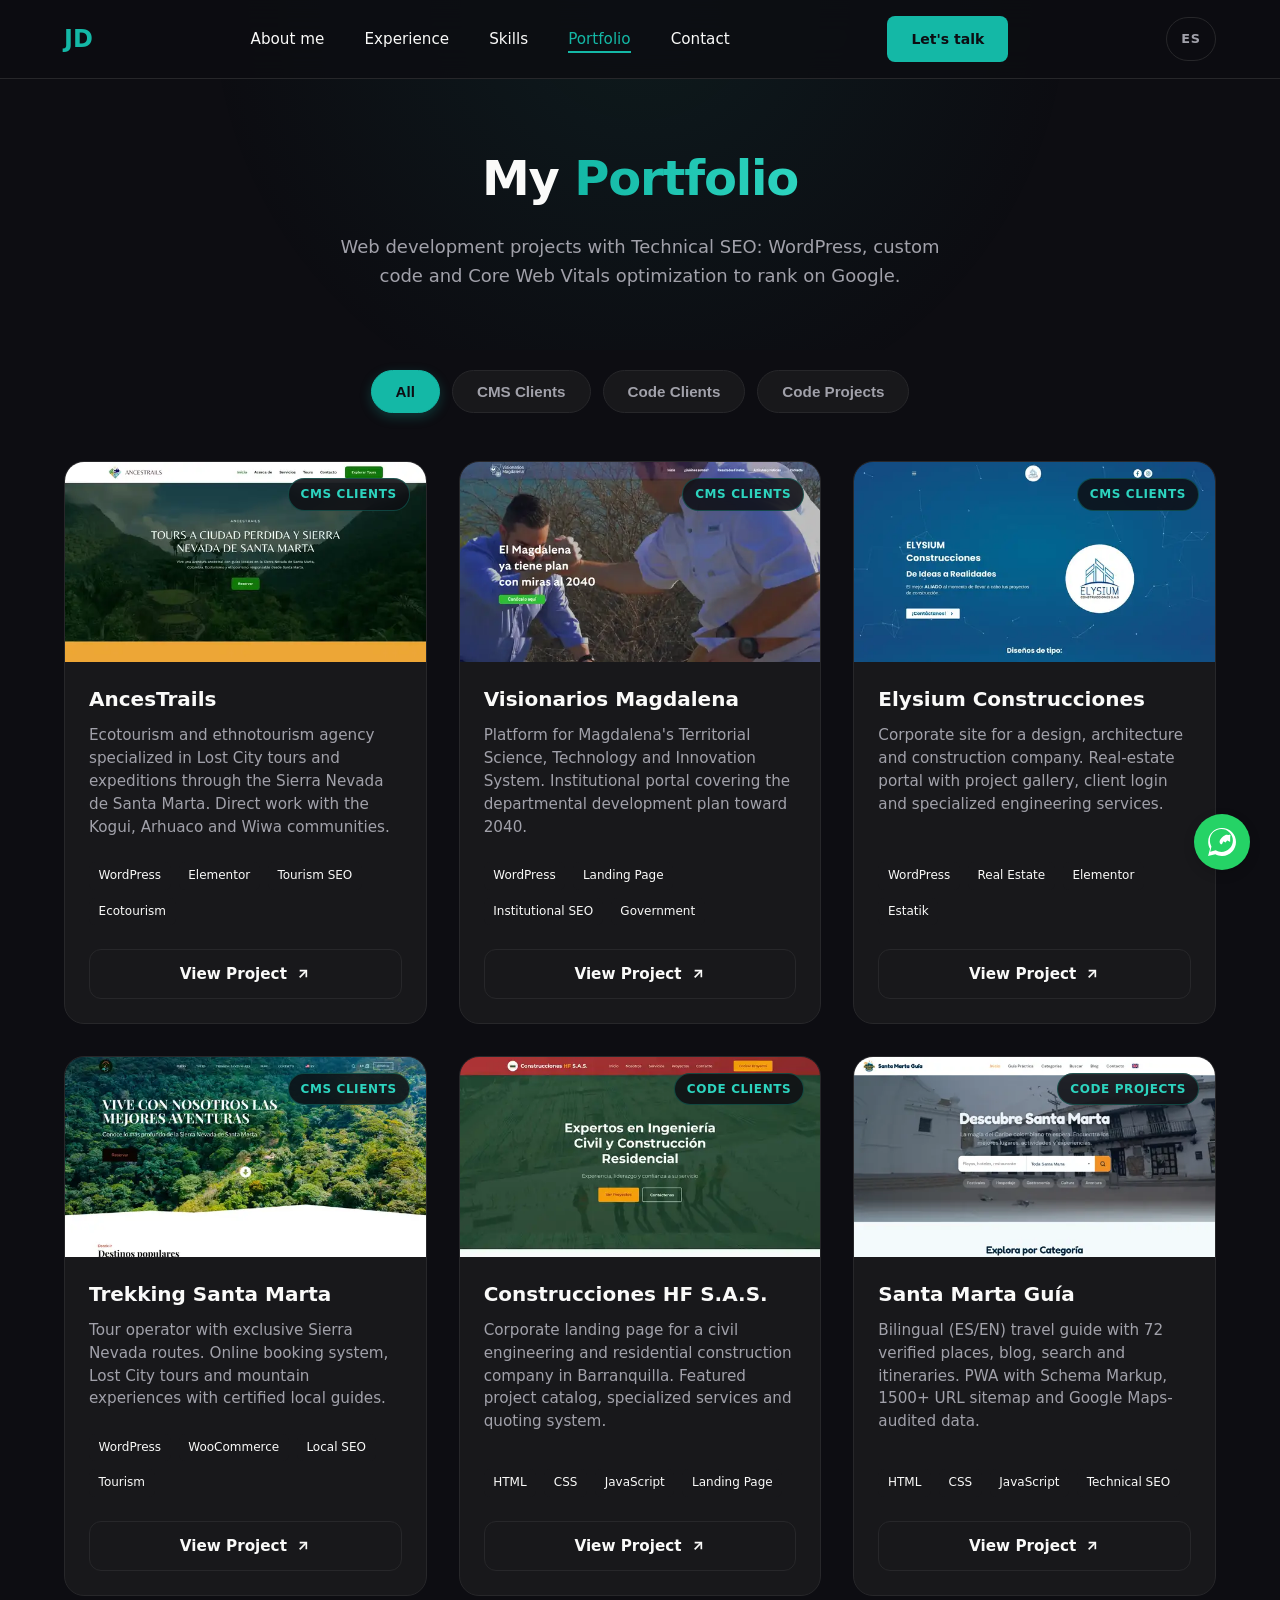
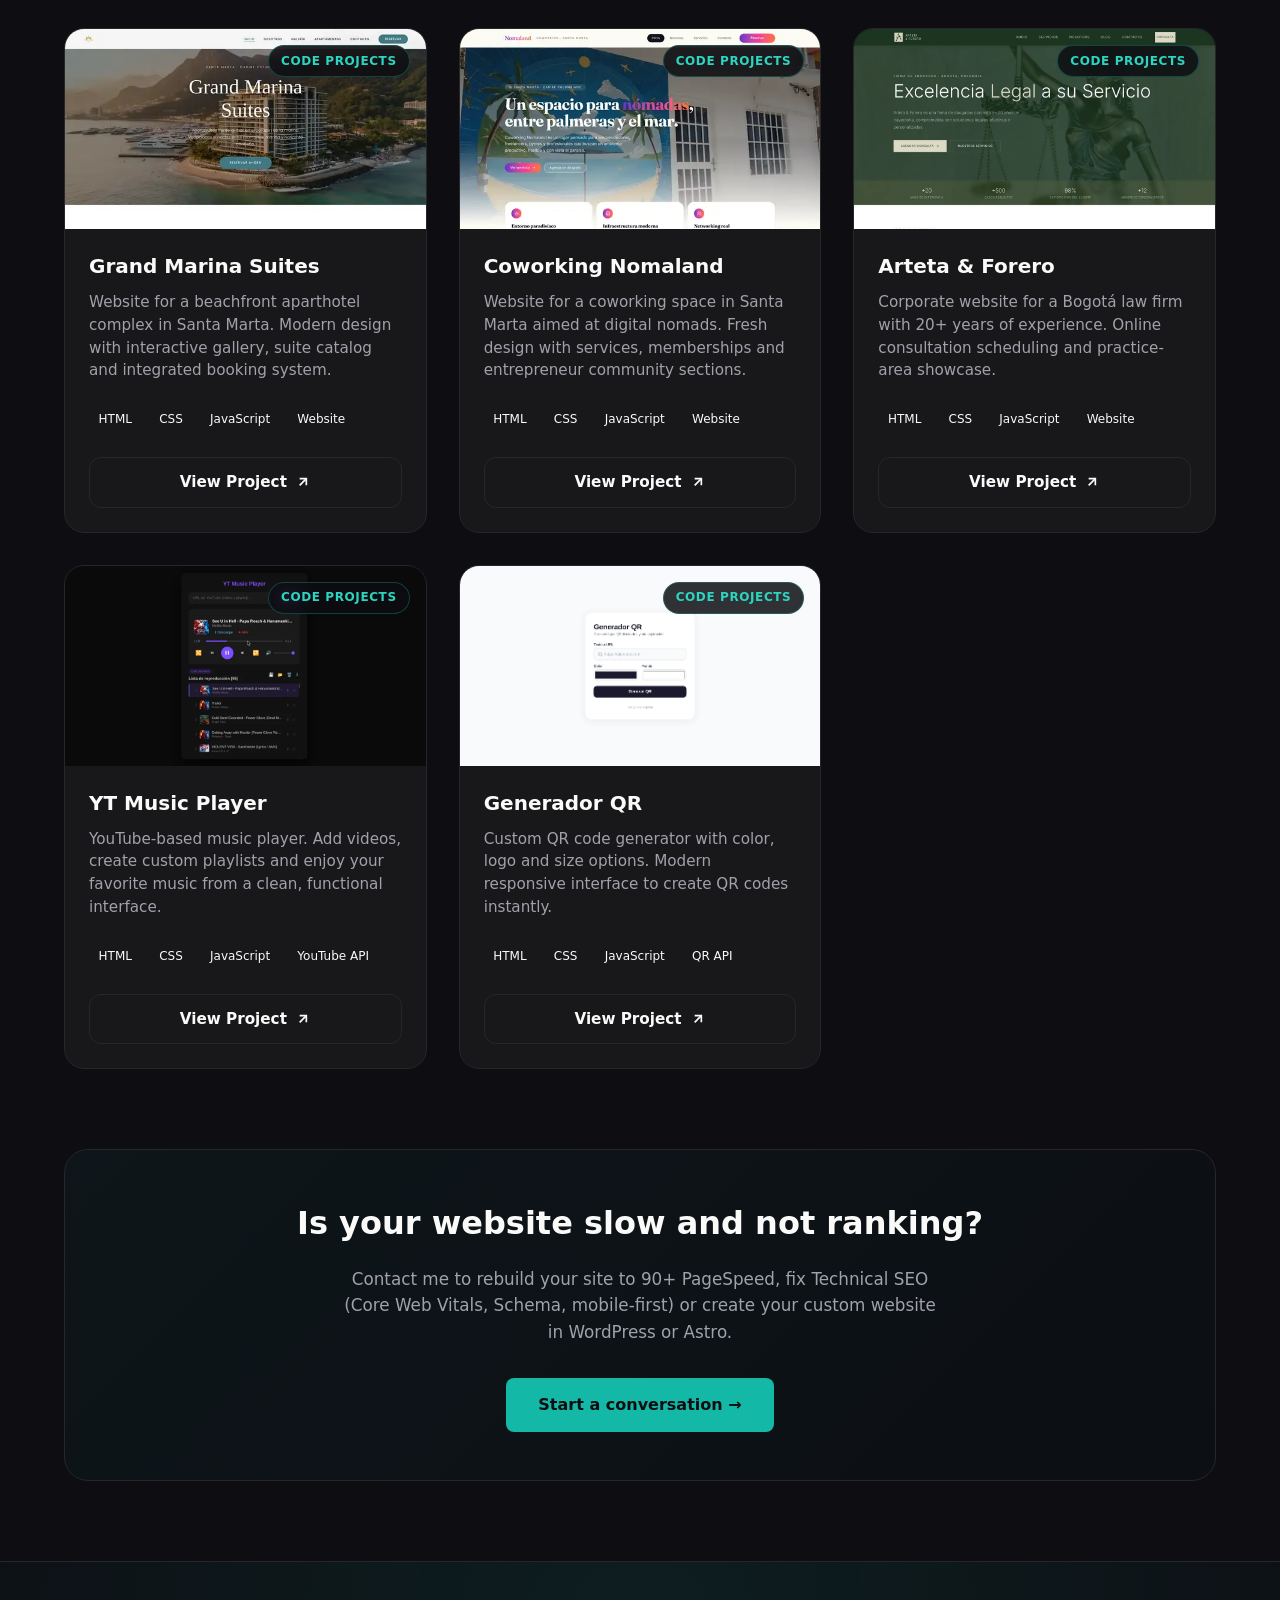
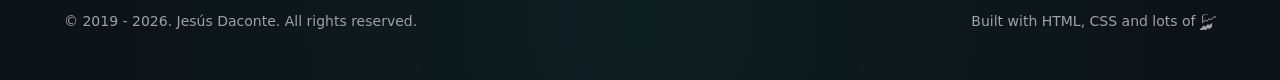
<file: en/portafolio.html>
<!DOCTYPE html>
<html lang="en" class="dark">
<head>
    <meta charset="UTF-8">
    <meta name="viewport" content="width=device-width, initial-scale=1.0">
    <meta name="description" content="Web development portfolio with Technical SEO: WordPress, HTML, CSS, JavaScript and Astro. Fast 90+ PageSpeed sites in Santa Marta, Colombia.">
    <meta property="og:title" content="Portfolio - JD - Technical SEO y Desarrollo Web">
    <meta property="og:description" content="Web projects with Technical SEO: WordPress, custom code and Core Web Vitals optimization.">
    <meta property="og:type" content="website">
    <meta property="og:url" content="https://jesusdaconte.github.io/cv/portafolio.html">
    <meta property="og:image" content="https://jesusdaconte.github.io/cv/img/jesus-daconte-seo-developer-ai-engineer.webp">
    <meta name="twitter:card" content="summary_large_image">
    <meta name="twitter:title" content="Portfolio - JD - Technical SEO y Desarrollo Web">
    <meta name="twitter:description" content="Web projects with Technical SEO and custom development. WordPress, HTML, CSS, JS and Astro.">
    <meta name="twitter:image" content="https://jesusdaconte.github.io/cv/img/jesus-daconte-seo-developer-ai-engineer.webp">
    <meta name="robots" content="index, follow">
    <link rel="canonical" href="https://jesusdaconte.github.io/cv/en/portafolio.html">
    <link rel="alternate" hreflang="es" href="https://jesusdaconte.github.io/cv/portafolio.html">
    <link rel="alternate" hreflang="en" href="https://jesusdaconte.github.io/cv/en/portafolio.html">
    <link rel="alternate" hreflang="x-default" href="https://jesusdaconte.github.io/cv/portafolio.html">
    <meta property="og:locale" content="en_US">
    <title>Portfolio - JD - Technical SEO y Desarrollo Web</title>
    <link rel="icon" href="data:image/svg+xml,<svg xmlns='http://www.w3.org/2000/svg' viewBox='0 0 32 32'><rect width='32' height='32' rx='6' fill='%2314b8a6'/><text x='16' y='22' font-size='16' font-weight='bold' text-anchor='middle' fill='%230d0d12' font-family='system-ui'>JD</text></svg>">
    <link rel="stylesheet" href="../css/style.css">
    <style>
        /* Portfolio Specific Styles */
        .portfolio-hero {
            padding: 140px 0 60px;
            text-align: center;
            background: radial-gradient(circle at top, rgba(20, 184, 166, 0.08) 0%, transparent 60%);
        }
        
        .portfolio-hero h1 {
            font-size: 3rem;
            font-weight: 800;
            margin-bottom: 1rem;
            letter-spacing: -0.025em;
            color: var(--foreground);
        }
        
        .portfolio-hero h1 span {
            background: linear-gradient(to right, var(--primary), var(--primary-light));
            -webkit-background-clip: text;
            -webkit-text-fill-color: transparent;
        }
        
        .portfolio-hero p {
            color: var(--muted-foreground);
            font-size: 1.125rem;
            max-width: 600px;
            margin: 0 auto;
        }

        /* Tabs Section */
        .portfolio-tabs-container {
            padding: 20px 0 80px;
        }
        
        .portfolio-tabs {
            display: flex;
            justify-content: center;
            gap: 0.75rem;
            flex-wrap: wrap;
            margin-bottom: 3rem;
        }
        
        .tab-btn {
            background: var(--card);
            border: 1px solid var(--border);
            color: var(--muted-foreground);
            padding: 0.75rem 1.5rem;
            border-radius: 9999px;
            font-weight: 600;
            font-size: 0.95rem;
            cursor: pointer;
            transition: all 0.2s cubic-bezier(0.4, 0, 0.2, 1);
        }
        
        .tab-btn:hover {
            border-color: var(--primary);
            color: var(--foreground);
            transform: translateY(-1px);
        }
        
        .tab-btn.active {
            background: var(--primary);
            color: #0d0d12;
            border-color: var(--primary);
            box-shadow: 0 4px 12px rgba(20, 184, 166, 0.25);
        }

        .tab-btn:focus-visible {
            outline: 2px solid var(--primary-light);
            outline-offset: 2px;
        }

        /* Portfolio Grid */
        .portfolio-grid {
            display: grid;
            grid-template-columns: 1fr;
            gap: 2rem;
            transition: all 0.3s ease;
        }
        
        @media (min-width: 640px) {
            .portfolio-grid {
                grid-template-columns: repeat(2, 1fr);
            }
        }
        
        @media (min-width: 1024px) {
            .portfolio-grid {
                grid-template-columns: repeat(3, 1fr);
            }
        }

        /* Project Card */
        .project-card {
            background: var(--card);
            border: 1px solid var(--border);
            border-radius: 1.25rem;
            overflow: hidden;
            transition: all 0.3s cubic-bezier(0.4, 0, 0.2, 1);
            display: flex;
            flex-direction: column;
            height: 100%;
        }
        
        .project-card:hover {
            transform: translateY(-6px);
            box-shadow: 0 20px 30px rgba(0, 0, 0, 0.25);
            border-color: var(--primary);
        }
        
        .project-img-wrapper {
            position: relative;
            height: 200px;
            overflow: hidden;
            background: var(--muted);
        }
        
        .project-img {
            width: 100%;
            height: 100%;
            object-fit: cover;
            object-position: top;
            transition: transform 0.5s ease, object-position 4s ease;
        }
        
        .project-card:hover .project-img {
            transform: scale(1.05);
            object-position: 50% 100%;
        }
        
        .project-badge {
            position: absolute;
            top: 1rem;
            right: 1rem;
            background: rgba(13, 13, 18, 0.85);
            backdrop-filter: blur(8px);
            -webkit-backdrop-filter: blur(8px);
            color: var(--primary-light);
            border: 1px solid rgba(20, 184, 166, 0.3);
            padding: 0.35rem 0.75rem;
            border-radius: 9999px;
            font-size: 0.75rem;
            font-weight: 700;
            text-transform: uppercase;
            letter-spacing: 0.05em;
        }
        
        .project-content {
            padding: 1.5rem;
            display: flex;
            flex-direction: column;
            flex-grow: 1;
        }
        
        .project-content h3 {
            font-size: 1.25rem;
            font-weight: 700;
            margin-bottom: 0.75rem;
            color: var(--foreground);
            line-height: 1.3;
        }
        
        .project-content p {
            color: var(--muted-foreground);
            font-size: 0.95rem;
            line-height: 1.5;
            margin-bottom: 1.5rem;
            flex-grow: 1;
        }
        
        .project-tags {
            display: flex;
            flex-wrap: wrap;
            gap: 0.5rem;
            margin-bottom: 1.5rem;
        }
        
        .project-tag {
            background: var(--muted);
            color: var(--foreground);
            padding: 0.25rem 0.6rem;
            border-radius: 0.375rem;
            font-size: 0.75rem;
            font-weight: 500;
        }
        
        .project-link {
            display: inline-flex;
            align-items: center;
            justify-content: center;
            gap: 0.5rem;
            width: 100%;
            padding: 0.75rem;
            border-radius: 0.75rem;
            font-weight: 600;
            font-size: 0.95rem;
            text-align: center;
            background: var(--muted);
            color: var(--foreground);
            border: 1px solid var(--border);
            transition: all 0.2s;
            text-decoration: none;
        }
        
        .project-card:hover .project-link {
            background: var(--primary);
            color: #0d0d12;
            border-color: var(--primary);
            box-shadow: 0 4px 12px rgba(20, 184, 166, 0.2);
        }

        /* CTA Section inside Portfolio */
        .portfolio-cta {
            background: linear-gradient(135deg, rgba(20, 184, 166, 0.05) 0%, rgba(13, 148, 136, 0.02) 100%);
            border: 1px solid var(--border);
            border-radius: 1.5rem;
            padding: 3rem;
            text-align: center;
            margin-top: 5rem;
            position: relative;
            overflow: hidden;
        }
        
        .portfolio-cta h2 {
            font-size: 2rem;
            font-weight: 800;
            margin-bottom: 1rem;
            color: var(--foreground);
        }
        
        .portfolio-cta p {
            color: var(--muted-foreground);
            max-width: 600px;
            margin: 0 auto 2rem;
            font-size: 1.05rem;
        }

        /* Filter animation classes */
        .project-card {
            opacity: 1;
            transform: scale(1);
            transition: opacity 0.3s ease, transform 0.3s ease, border-color 0.3s, box-shadow 0.3s;
        }
        
        .project-card.hide {
            display: none;
        }
        
        .project-card.show {
            display: flex;
            animation: cardFadeIn 0.4s ease forwards;
        }

        @keyframes cardFadeIn {
            from {
                opacity: 0;
                transform: translateY(15px) scale(0.98);
            }
            to {
                opacity: 1;
                transform: translateY(0) scale(1);
            }
        }
    </style>
</head>
<body>
    <a href="#main-content" class="skip-to-content">Skip to main content</a>
    <!-- Navigation -->
    <nav>
        <div class="container">
            <a href="index.html" class="logo" aria-label="Back to home">JD</a>
            <div class="nav-toggle" id="navToggle" aria-label="Open navigation menu">
                <span></span>
                <span></span>
                <span></span>
            </div>
            <ul id="navMenu">
                <li><a href="index.html#sobre-mi">About me</a></li>
                <li><a href="index.html#experiencia">Experience</a></li>
                <li><a href="index.html#habilidades">Skills</a></li>
                <li><a href="portafolio.html" class="active" aria-current="page">Portfolio</a></li>
                <li><a href="index.html#contacto">Contact</a></li>
                <li class="mobile-lang"><a href="../portafolio.html" hreflang="es">🌐 Español</a></li>
            </ul>
            <a href="index.html#contacto" class="nav-btn">Let's talk</a>
            <a href="../portafolio.html" class="lang-btn" hreflang="es" aria-label="Cambiar a español">ES</a>
        </div>
    </nav>

    <main id="main-content">
    <!-- Hero Section -->
    <header class="portfolio-hero">
        <div class="container">
            <h1>My <span>Portfolio</span></h1>
            <p>
                Web development projects with Technical SEO: WordPress, custom code and Core Web Vitals optimization to rank on Google.
            </p>
        </div>
    </header>

    <!-- Portfolio Section with Tabs -->
    <section class="portfolio-tabs-container">
        <div class="container">
            <!-- Navigation Tabs -->
            <div class="portfolio-tabs">
                <button class="tab-btn active" data-filter="all">All</button>
                <button class="tab-btn" data-filter="clientes-cms">CMS Clients</button>
                <button class="tab-btn" data-filter="clientes-code">Code Clients</button>
                <button class="tab-btn" data-filter="proyectos-code">Code Projects</button>
            </div>

            <!-- Projects Grid -->
            <div class="portfolio-grid" id="portfolioGrid">

                <!-- === CLIENTES CMS === -->
                <div class="project-card" data-category="clientes-cms">
                    <div class="project-img-wrapper">
                        <img src="../img/clientes/sitio-web-ancestrails.webp" alt="Screenshot of the AncesTrails - Ciudad Perdida tours" class="project-img" loading="lazy" width="600" height="2460">
                        <span class="project-badge">CMS Clients</span>
                    </div>
                    <div class="project-content">
                        <h3>AncesTrails</h3>
                        <p>Ecotourism and ethnotourism agency specialized in Lost City tours and expeditions through the Sierra Nevada de Santa Marta. Direct work with the Kogui, Arhuaco and Wiwa communities.</p>
                        <div class="project-tags">
                            <span class="project-tag">WordPress</span>
                            <span class="project-tag">Elementor</span>
                            <span class="project-tag">Tourism SEO</span>
                            <span class="project-tag">Ecotourism</span>
                        </div>
                        <a href="https://ancestrails.com/" target="_blank" rel="noopener noreferrer" class="project-link">
                            View Project
                            <svg width="16" height="16" viewBox="0 0 24 24" fill="none" stroke="currentColor" stroke-width="2.5"><line x1="7" y1="17" x2="17" y2="7"/><polyline points="7 7 17 7 17 17"/></svg>
                        </a>
                    </div>
                </div>

                <div class="project-card" data-category="clientes-cms">
                    <div class="project-img-wrapper">
                        <img src="../img/clientes/sitio-web-visionarios-magdalena.webp" alt="Screenshot of the Visionarios Magdalena - CTeI" class="project-img" loading="lazy" width="600" height="1321">
                        <span class="project-badge">CMS Clients</span>
                    </div>
                    <div class="project-content">
                        <h3>Visionarios Magdalena</h3>
                        <p>Platform for Magdalena's Territorial Science, Technology and Innovation System. Institutional portal covering the departmental development plan toward 2040.</p>
                        <div class="project-tags">
                            <span class="project-tag">WordPress</span>
                            <span class="project-tag">Landing Page</span>
                            <span class="project-tag">Institutional SEO</span>
                            <span class="project-tag">Government</span>
                        </div>
                        <a href="https://visionariosmagdalena.com/" target="_blank" rel="noopener noreferrer" class="project-link">
                            View Project
                            <svg width="16" height="16" viewBox="0 0 24 24" fill="none" stroke="currentColor" stroke-width="2.5"><line x1="7" y1="17" x2="17" y2="7"/><polyline points="7 7 17 7 17 17"/></svg>
                        </a>
                    </div>
                </div>

                <div class="project-card" data-category="clientes-cms">
                    <div class="project-img-wrapper">
                        <img src="../img/clientes/sitio-web-elysium-construcciones.webp" alt="Screenshot of the Elysium Construcciones - Architecture" class="project-img" loading="lazy" width="600" height="1295">
                        <span class="project-badge">CMS Clients</span>
                    </div>
                    <div class="project-content">
                        <h3>Elysium Construcciones</h3>
                        <p>Corporate site for a design, architecture and construction company. Real-estate portal with project gallery, client login and specialized engineering services.</p>
                        <div class="project-tags">
                            <span class="project-tag">WordPress</span>
                            <span class="project-tag">Real Estate</span>
                            <span class="project-tag">Elementor</span>
                            <span class="project-tag">Estatik</span>
                        </div>
                        <a href="https://elysiumconstrucciones.com/" target="_blank" rel="noopener noreferrer" class="project-link">
                            View Project
                            <svg width="16" height="16" viewBox="0 0 24 24" fill="none" stroke="currentColor" stroke-width="2.5"><line x1="7" y1="17" x2="17" y2="7"/><polyline points="7 7 17 7 17 17"/></svg>
                        </a>
                    </div>
                </div>

                <div class="project-card" data-category="clientes-cms">
                    <div class="project-img-wrapper">
                        <img src="../img/clientes/sitio-web-trekking-santa-marta.webp" alt="Screenshot of the Trekking Santa Marta - Sierra Nevada routes" class="project-img" loading="lazy" width="600" height="1813">
                        <span class="project-badge">CMS Clients</span>
                    </div>
                    <div class="project-content">
                        <h3>Trekking Santa Marta</h3>
                        <p>Tour operator with exclusive Sierra Nevada routes. Online booking system, Lost City tours and mountain experiences with certified local guides.</p>
                        <div class="project-tags">
                            <span class="project-tag">WordPress</span>
                            <span class="project-tag">WooCommerce</span>
                            <span class="project-tag">Local SEO</span>
                            <span class="project-tag">Tourism</span>
                        </div>
                        <a href="https://trekkingsantamarta.com/" target="_blank" rel="noopener noreferrer" class="project-link">
                            View Project
                            <svg width="16" height="16" viewBox="0 0 24 24" fill="none" stroke="currentColor" stroke-width="2.5"><line x1="7" y1="17" x2="17" y2="7"/><polyline points="7 7 17 7 17 17"/></svg>
                        </a>
                    </div>
                </div>

                <!-- === CLIENTES CODE === -->
                <div class="project-card" data-category="clientes-code">
                    <div class="project-img-wrapper">
                        <img src="../img/clientes/sitio-web-construcciones-hf.webp" alt="Screenshot of the Construcciones HF - Civil Engineering" class="project-img" loading="lazy" width="600" height="2974">
                        <span class="project-badge">Code Clients</span>
                    </div>
                    <div class="project-content">
                        <h3>Construcciones HF S.A.S.</h3>
                        <p>Corporate landing page for a civil engineering and residential construction company in Barranquilla. Featured project catalog, specialized services and quoting system.</p>
                        <div class="project-tags">
                            <span class="project-tag">HTML</span>
                            <span class="project-tag">CSS</span>
                            <span class="project-tag">JavaScript</span>
                            <span class="project-tag">Landing Page</span>
                        </div>
                        <a href="https://construccioneshf.com/" target="_blank" rel="noopener noreferrer" class="project-link">
                            View Project
                            <svg width="16" height="16" viewBox="0 0 24 24" fill="none" stroke="currentColor" stroke-width="2.5"><line x1="7" y1="17" x2="17" y2="7"/><polyline points="7 7 17 7 17 17"/></svg>
                        </a>
                    </div>
                </div>

                <!-- === PROYECTOS CODE === -->
                <div class="project-card" data-category="proyectos-code">
                    <div class="project-img-wrapper">
                        <img src="../img/proyectos/proyecto-santa-marta-guia.webp" alt="Santa Marta Guide home screenshot - Travel guide with Technical SEO" class="project-img" loading="lazy" width="600" height="2397">
                        <span class="project-badge">Code Projects</span>
                    </div>
                    <div class="project-content">
                        <h3>Santa Marta Guía</h3>
                        <p>Bilingual (ES/EN) travel guide with 72 verified places, blog, search and itineraries. PWA with Schema Markup, 1500+ URL sitemap and Google Maps-audited data.</p>
                        <div class="project-tags">
                            <span class="project-tag">HTML</span>
                            <span class="project-tag">CSS</span>
                            <span class="project-tag">JavaScript</span>
                            <span class="project-tag">Technical SEO</span>
                        </div>
                        <a href="https://santamartaguia.com/" target="_blank" rel="noopener noreferrer" class="project-link">
                            View Project
                            <svg width="16" height="16" viewBox="0 0 24 24" fill="none" stroke="currentColor" stroke-width="2.5"><line x1="7" y1="17" x2="17" y2="7"/><polyline points="7 7 17 7 17 17"/></svg>
                        </a>
                    </div>
                </div>

                <div class="project-card" data-category="proyectos-code">
                    <div class="project-img-wrapper">
                        <img src="../img/proyectos/proyecto-grand-marina-suites.webp" alt="Screenshot of the Grand Marina Suites - Full website" class="project-img" loading="lazy" width="600" height="2925">
                        <span class="project-badge">Code Projects</span>
                    </div>
                    <div class="project-content">
                        <h3>Grand Marina Suites</h3>
                        <p>Website for a beachfront aparthotel complex in Santa Marta. Modern design with interactive gallery, suite catalog and integrated booking system.</p>
                        <div class="project-tags">
                            <span class="project-tag">HTML</span>
                            <span class="project-tag">CSS</span>
                            <span class="project-tag">JavaScript</span>
                            <span class="project-tag">Website</span>
                        </div>
                        <a href="https://jesusdaconte.github.io/GrandMarina/" target="_blank" rel="noopener noreferrer" class="project-link">
                            View Project
                            <svg width="16" height="16" viewBox="0 0 24 24" fill="none" stroke="currentColor" stroke-width="2.5"><line x1="7" y1="17" x2="17" y2="7"/><polyline points="7 7 17 7 17 17"/></svg>
                        </a>
                    </div>
                </div>

                <div class="project-card" data-category="proyectos-code">
                    <div class="project-img-wrapper">
                        <img src="../img/proyectos/proyecto-coworking-nomaland.webp" alt="Screenshot of the Coworking Nomaland - Full website" class="project-img" loading="lazy" width="600" height="1405">
                        <span class="project-badge">Code Projects</span>
                    </div>
                    <div class="project-content">
                        <h3>Coworking Nomaland</h3>
                        <p>Website for a coworking space in Santa Marta aimed at digital nomads. Fresh design with services, memberships and entrepreneur community sections.</p>
                        <div class="project-tags">
                            <span class="project-tag">HTML</span>
                            <span class="project-tag">CSS</span>
                            <span class="project-tag">JavaScript</span>
                            <span class="project-tag">Website</span>
                        </div>
                        <a href="https://jesusdaconte.github.io/Nomaland/" target="_blank" rel="noopener noreferrer" class="project-link">
                            View Project
                            <svg width="16" height="16" viewBox="0 0 24 24" fill="none" stroke="currentColor" stroke-width="2.5"><line x1="7" y1="17" x2="17" y2="7"/><polyline points="7 7 17 7 17 17"/></svg>
                        </a>
                    </div>
                </div>

                <div class="project-card" data-category="proyectos-code">
                    <div class="project-img-wrapper">
                        <img src="../img/proyectos/proyecto-arteta-forero-abogados.webp" alt="Screenshot of the Arteta y Forero - Law firm" class="project-img" loading="lazy" width="1200" height="2248">
                        <span class="project-badge">Code Projects</span>
                    </div>
                    <div class="project-content">
                        <h3>Arteta & Forero</h3>
                        <p>Corporate website for a Bogotá law firm with 20+ years of experience. Online consultation scheduling and practice-area showcase.</p>
                        <div class="project-tags">
                            <span class="project-tag">HTML</span>
                            <span class="project-tag">CSS</span>
                            <span class="project-tag">JavaScript</span>
                            <span class="project-tag">Website</span>
                        </div>
                        <a href="https://jesusdaconte.github.io/Arteta_y_Forero/" target="_blank" rel="noopener noreferrer" class="project-link">
                            View Project
                            <svg width="16" height="16" viewBox="0 0 24 24" fill="none" stroke="currentColor" stroke-width="2.5"><line x1="7" y1="17" x2="17" y2="7"/><polyline points="7 7 17 7 17 17"/></svg>
                        </a>
                    </div>
                </div>

                <div class="project-card" data-category="proyectos-code">
                    <div class="project-img-wrapper">
                        <img src="../img/proyectos/proyecto-yt-music-player.webp" alt="Screenshot of the YT Music Player - YouTube player" class="project-img" loading="lazy" width="1200" height="586">
                        <span class="project-badge">Code Projects</span>
                    </div>
                    <div class="project-content">
                        <h3>YT Music Player</h3>
                        <p>YouTube-based music player. Add videos, create custom playlists and enjoy your favorite music from a clean, functional interface.</p>
                        <div class="project-tags">
                            <span class="project-tag">HTML</span>
                            <span class="project-tag">CSS</span>
                            <span class="project-tag">JavaScript</span>
                            <span class="project-tag">YouTube API</span>
                        </div>
                        <a href="https://jesusdaconte.github.io/Reproductor/" target="_blank" rel="noopener noreferrer" class="project-link">
                            View Project
                            <svg width="16" height="16" viewBox="0 0 24 24" fill="none" stroke="currentColor" stroke-width="2.5"><line x1="7" y1="17" x2="17" y2="7"/><polyline points="7 7 17 7 17 17"/></svg>
                        </a>
                    </div>
                </div>

                <div class="project-card" data-category="proyectos-code">
                    <div class="project-img-wrapper">
                        <img src="../img/proyectos/proyecto-generador-qr.webp" alt="Screenshot of the Generador QR - Custom QR codes" class="project-img" loading="lazy" width="1200" height="585">
                        <span class="project-badge">Code Projects</span>
                    </div>
                    <div class="project-content">
                        <h3>Generador QR</h3>
                        <p>Custom QR code generator with color, logo and size options. Modern responsive interface to create QR codes instantly.</p>
                        <div class="project-tags">
                            <span class="project-tag">HTML</span>
                            <span class="project-tag">CSS</span>
                            <span class="project-tag">JavaScript</span>
                            <span class="project-tag">QR API</span>
                        </div>
                        <a href="https://jesusdaconte.github.io/Generador-QR/" target="_blank" rel="noopener noreferrer" class="project-link">
                            View Project
                            <svg width="16" height="16" viewBox="0 0 24 24" fill="none" stroke="currentColor" stroke-width="2.5"><line x1="7" y1="17" x2="17" y2="7"/><polyline points="7 7 17 7 17 17"/></svg>
                        </a>
                    </div>
                </div>

            </div>

            <!-- Call to Action Banner -->
            <div class="portfolio-cta">
                <h2>Is your website slow and not ranking?</h2>
                <p>Contact me to rebuild your site to 90+ PageSpeed, fix Technical SEO (Core Web Vitals, Schema, mobile-first) or create your custom website in WordPress or Astro.</p>
                <a href="index.html#contacto" class="btn-primary" style="display: inline-flex; max-width: max-content; margin: 0 auto;">Start a conversation →</a>
            </div>
        </div>
    </section>

    </main>

    <!-- Footer -->
    <footer>
        <div class="container">
            <p>© 2019 - 2026. Jesús Daconte. All rights reserved.</p>
            <p>Built with HTML, CSS and lots of <svg width="16" height="16" viewBox="0 0 24 24" fill="currentColor" style="vertical-align: middle;"><path d="M2 21l4-4 2 2 4-4 2 2 4-4v6l-4 4-2-2-4 4-2-2-4 4-2-2-4 4-2-2-4 4z"/><path d="M20 5l-4 4-2-2-4 4-2-2-4 4V3l4-4 2 2 4-4 2 2 4-4 2 2 4-4 4 4v4l-4 4 2 2 4-4 2 2 4-4z" fill="none" stroke="currentColor" stroke-width="1.5"/></svg></p>
        </div>
    </footer>

    <!-- Floating WhatsApp Button -->
    <a href="https://wa.me/573004712909?text=Hi%20Jes%C3%BAs,%20I%20saw%20your%20portfolio%20and%20would%20like%20to%20get%20in%20touch." class="whatsapp-float" target="_blank" rel="noopener noreferrer" aria-label="Contact me on WhatsApp">
        <svg viewBox="0 0 24 24" fill="currentColor">
            <path d="M.057 24l1.687-6.163c-1.041-1.804-1.588-3.849-1.587-5.946C.06 5.348 5.397.01 12.008.01c3.202.001 6.212 1.246 8.477 3.514 2.266 2.268 3.507 5.28 3.505 8.484-.004 6.657-5.34 11.997-11.953 11.997-2.005-.001-3.973-.502-5.724-1.455L0 24zm6.59-4.846c1.6.95 3.188 1.449 4.825 1.451 5.436 0 9.86-4.413 9.863-9.847.002-2.63-1.023-5.101-2.883-6.963C16.59 1.931 14.111.905 11.48.905c-5.441 0-9.865 4.414-9.868 9.848-.001 1.77.463 3.5 1.345 5.023L1.921 20.35l4.726-1.196zm12.35-7.3c-.3-.15-1.771-.875-2.046-.975-.275-.1-.475-.15-.675.15-.2.3-.775.975-.95 1.175-.175.2-.35.225-.65.075-1.201-.6-2.043-1.054-2.855-2.45-.21-.36.21-.33.6-.11.11.06.22.13.3.19.29.29.3.43.43.71.13.27.06.51-.03.68-.09.18-.775 1.865-.95 2.285-.17.41-.35.34-.48.34-.11 0-.25 0-.4-.01-.15-.01-.38-.05-.58-.27-.2-.22-.775-.75-.775-1.83 0-1.08.788-2.13.963-2.36.175-.23 1.55-2.368 3.754-3.32.524-.226 1.05-.333 1.5-.325.53.01 1.5.25 1.5.25.325-.05.52-.22.52-.22s.22-.05.35-.05c.13 0 .2.02.2.02s.1.03.15.05c.05.02.13.05.13.05.15.1.28.27.28.45 0 .22-.08.6-.25 1.05z" />
        </svg>
    </a>

    <!-- Scripts -->
    <script src="../js/main.js" defer></script>
    <script>
        // Tab filter logic
        document.addEventListener('DOMContentLoaded', () => {
            const tabButtons = document.querySelectorAll('.tab-btn');
            const projectCards = document.querySelectorAll('.project-card');

            tabButtons.forEach(button => {
                button.addEventListener('click', () => {
                    // Remove the active class from all buttons
                    tabButtons.forEach(btn => btn.classList.remove('active'));
                    
                    // Add the active class to the clicked button
                    button.classList.add('active');

                    const filterValue = button.getAttribute('data-filter');

                    projectCards.forEach(card => {
                        const cardCategory = card.getAttribute('data-category');

                        if (filterValue === 'all' || cardCategory === filterValue) {
                            card.classList.remove('hide');
                            card.classList.add('show');
                        } else {
                            card.classList.remove('show');
                            card.classList.add('hide');
                        }
                    });
                });
            });
        });
    </script>
</body>
</html>
</file>
<file: css/style.css>
* {
            margin: 0;
            padding: 0;
            box-sizing: border-box;
        }

        :root {
            --primary: #008080;
            --primary-light: #14b8a6;
            --primary-dark: #0d9488;
            --background: #ffffff;
            --foreground: #0d0d12;
            --muted: #f4f4f5;
            --muted-foreground: #52525b;
            --border: #e4e4e7;
            --card: #ffffff;
        }

        .dark {
            --primary: #14b8a6;
            --primary-light: #2dd4bf;
            --primary-dark: #0d9488;
            --background: #0d0d12;
            --foreground: #fafaf9;
            --muted: #18181b;
            --muted-foreground: #a1a1aa;
            --border: #27272a;
            --card: #18181b;
        }

        html {
            scroll-behavior: smooth;
        }

        body {
            font-family: system-ui, -apple-system, BlinkMacSystemFont, 'Segoe UI', Roboto, sans-serif;
            line-height: 1.6;
            color: var(--foreground);
            background-color: var(--background);
            min-height: 100vh;
        }

        a {
            text-decoration: none;
            color: inherit;
        }

        /* Skip to content */
        .skip-to-content {
            position: absolute;
            top: -100%;
            left: 0;
            z-index: 1000;
            padding: 0.75rem 1.5rem;
            background: var(--primary);
            color: #0d0d12;
            font-weight: 700;
            text-decoration: none;
            border-radius: 0 0 0.5rem 0;
            transition: top 0.2s;
        }

        .skip-to-content:focus {
            top: 0;
        }

        /* Navigation */
        nav {
            position: fixed;
            top: 0;
            width: 100%;
            z-index: 100;
            background: rgba(13, 13, 18, 0.85);
            backdrop-filter: blur(16px);
            -webkit-backdrop-filter: blur(16px);
            border-bottom: 1px solid var(--border);
        }
        
        nav ul li a.active {
            color: var(--primary);
        }
        
        /* Mobile navigation toggle */
        .nav-toggle {
            display: none;
            flex-direction: column;
            gap: 5px;
            cursor: pointer;
            padding: 0.75rem;
            min-width: 48px;
            min-height: 48px;
            justify-content: center;
            align-items: center;
        }

        .nav-toggle span {
            display: block;
            width: 24px;
            height: 2px;
            background-color: var(--foreground);
            transition: all 0.3s;
        }
        
        .nav-toggle span.active {
            background-color: var(--primary);
        }
        
        .nav-toggle span.active:nth-child(1) {
            transform: rotate(45deg) translate(5px, 5px);
        }
        
        .nav-toggle span.active:nth-child(2) {
            opacity: 0;
        }
        
        .nav-toggle span.active:nth-child(3) {
            transform: rotate(-45deg) translate(5px, -5px);
        }
        
        nav .container {
            max-width: 1200px;
            margin: 0 auto;
            padding: 1rem 1.5rem;
            display: flex;
            align-items: center;
            justify-content: space-between;
        }

        nav .logo {
            font-size: 1.5rem;
            font-weight: 700;
            color: var(--primary);
        }

        nav .logo:hover {
            opacity: 0.8;
        }

        nav ul {
            display: none;
            list-style: none;
            gap: 2.5rem;
        }

        @media (min-width: 768px) {
            nav ul {
                display: flex;
            }
        }

        @media (max-width: 767px) {
            .nav-toggle {
                display: flex;
                margin-left: auto;
                order: 1;
            }

            nav ul {
                position: fixed;
                top: 70px;
                left: 0;
                width: 100%;
                background: rgba(13, 13, 18, 0.95);
                backdrop-filter: blur(16px);
                display: flex;
                flex-direction: column;
                align-items: center;
                padding: 2rem 0;
                gap: 1.5rem;
                opacity: 0;
                pointer-events: none;
                transform: translateX(-100%);
                transition: 0.3s;
            }

            nav ul.active {
                opacity: 1;
                pointer-events: all;
                transform: translateX(0);
            }
        }

        nav ul li a {
            color: var(--foreground);
            font-size: 0.95rem;
            transition: color 0.2s;
            position: relative;
            overflow: hidden;
        }

        nav ul li a::after {
            content: '';
            position: absolute;
            left: 0;
            bottom: -5px;
            width: 0;
            height: 2px;
            background: var(--primary);
            transition: width 0.3s ease;
        }

        nav ul li a:hover {
            color: var(--primary);
        }

        nav ul li a:hover::after,
        nav ul li a.active::after,
        nav ul li a:focus-visible::after {
            width: 100%;
        }

        nav ul li a:focus-visible {
            outline: 2px solid var(--primary);
            outline-offset: 4px;
        }

        .nav-btn {
            background: var(--primary);
            color: #0d0d12;
            padding: 0.75rem 1.5rem;
            border-radius: 0.5rem;
            font-size: 0.875rem;
            font-weight: 600;
            transition: all 0.2s;
            min-height: 44px;
            display: inline-flex;
            align-items: center;
        }

        @media (max-width: 767px) {
            .nav-btn {
                display: none;
            }
        }

        .nav-btn:hover {
            opacity: 0.9;
            transform: translateY(-1px);
        }

        /* Container */
        .container {
            max-width: 1200px;
            margin: 0 auto;
            padding: 0 1.5rem;
        }

        /* Hero Section */
        .hero {
            min-height: 100vh;
            display: flex;
            align-items: center;
            padding: 8rem 0 5rem;
        }

        @media (min-width: 1024px) {
            .hero {
                padding: 10rem 0 7rem;
            }
        }

        .hero .container {
            display: grid;
            grid-template-columns: 1fr;
            gap: 4rem;
            align-items: center;
        }

        @media (min-width: 1024px) {
            .hero .container {
                grid-template-columns: 1.2fr 1fr;
                gap: 6rem;
            }
        }

        .hero-content .tagline {
            color: var(--primary);
            font-size: 0.875rem;
            font-weight: 600;
            letter-spacing: 0.1em;
            text-transform: uppercase;
            margin-bottom: 1rem;
        }

        .hero-content h1 {
            font-size: clamp(1.75rem, 4vw, 2.75rem);
            font-weight: 700;
            line-height: 1.15;
            margin-bottom: 1rem;
        }

        .hero-content h1 span {
            font-style: italic;
            background: linear-gradient(to right, var(--primary), var(--primary-light));
            -webkit-background-clip: text;
            -webkit-text-fill-color: transparent;
            background-clip: text;
        }

        .hero-content .description {
            font-size: 1rem;
            color: var(--muted-foreground);
            max-width: 540px;
            margin-bottom: 1.5rem;
        }

        .hero-buttons {
            display: flex;
            flex-wrap: wrap;
            gap: 1rem;
        }

        .btn-primary {
            background: var(--primary);
            color: #0d0d12;
            padding: 0.875rem 2rem;
            border-radius: 0.5rem;
            font-weight: 600;
            font-size: 1rem;
            transition: all 0.2s;
            display: inline-flex;
            align-items: center;
            gap: 0.5rem;
            min-height: 44px;
        }

        .btn-primary:hover {
            transform: translateY(-2px);
            box-shadow: 0 10px 40px rgba(20, 184, 166, 0.3);
        }

        .btn-outline {
            background: transparent;
            color: var(--foreground);
            padding: 0.875rem 2rem;
            border-radius: 0.5rem;
            font-weight: 600;
            font-size: 1rem;
            border: 1px solid var(--border);
            transition: all 0.2s;
            display: inline-flex;
            align-items: center;
            gap: 0.5rem;
        }

        .btn-outline:hover {
            border-color: var(--primary);
            color: var(--primary);
        }

        .hero-image {
            display: flex;
            justify-content: center;
        }

        .hero-image-wrapper {
            position: relative;
            width: 320px;
            height: 320px;
        }

        @media (min-width: 1024px) {
            .hero-image-wrapper {
                width: 400px;
                height: 400px;
            }
        }

        .hero-image-wrapper::before {
            content: '';
            position: absolute;
            inset: -20px;
            background: linear-gradient(135deg, var(--primary) 0%, var(--primary-dark) 100%);
            border-radius: 2rem;
            opacity: 0.3;
            filter: blur(40px);
            z-index: -1;
        }

        .hero-image-wrapper img {
            width: 100%;
            height: 100%;
            object-fit: cover;
            border-radius: 1.5rem;
            border: 3px solid var(--primary);
            transition: transform 0.5s ease;
        }

        .hero-image-wrapper:hover img {
            transform: scale(1.05);
        }

        /* Stats Section */
        .stats {
            padding: 4rem 0;
            border-top: 1px solid var(--border);
            border-bottom: 1px solid var(--border);
            background: var(--muted);
        }

        .stats-grid {
            display: grid;
            grid-template-columns: repeat(1, 1fr);
            gap: 2rem;
            text-align: center;
        }

        @media (min-width: 768px) {
            .stats-grid {
                grid-template-columns: repeat(3, 1fr);
                text-align: left;
            }
        }

        .stat-item {
            padding: 1rem;
        }

        .stat-number {
            font-size: 3rem;
            font-weight: 700;
            color: var(--primary);
            line-height: 1;
            margin-bottom: 0.5rem;
        }

        .stat-label {
            color: var(--muted-foreground);
            font-size: 1rem;
        }

        /* Section Styles */
        section {
            padding: 6rem 0;
        }

        .section-title {
            font-size: 2.5rem;
            font-weight: 700;
            margin-bottom: 3rem;
            position: relative;
            display: inline-block;
        }

        .section-title::after {
            content: '';
            position: absolute;
            left: 0;
            bottom: -10px;
            width: 60px;
            height: 4px;
            background: var(--primary);
            border-radius: 2px;
            transition: width 0.3s ease;
        }

        .section-title:hover::after {
            width: 80px;
        }

        /* About Section */
        .about-grid {
            display: grid;
            grid-template-columns: 1fr;
            gap: 4rem;
        }

        @media (min-width: 1024px) {
            .about-grid {
                grid-template-columns: 1.3fr 1fr;
                gap: 6rem;
            }
        }

        .about-text p {
            color: var(--muted-foreground);
            font-size: 1.125rem;
            line-height: 1.8;
            margin-bottom: 1.25rem;
        }

        .about-text .highlight {
            color: var(--foreground);
            font-weight: 600;
        }

        .experience-list {
            padding-left: 1.5rem;
            border-left: 3px solid var(--primary);
        }

        .experience-list h3 {
            font-size: 1.25rem;
            font-weight: 700;
            margin-bottom: 1rem;
        }

        .experience-list ul {
            list-style: none;
        }

        .experience-list li {
            color: var(--muted-foreground);
            margin-bottom: 0.75rem;
            padding-left: 0.5rem;
        }

        .location {
            display: flex;
            align-items: center;
            gap: 0.5rem;
            color: var(--muted-foreground);
            margin-top: 2rem;
            font-size: 0.95rem;
        }

        /* Common card transitions */
        .experience-card,
        .cert-card,
        .contact-form-wrapper,
        .contact-card {
            transition: transform 0.3s ease, box-shadow 0.3s ease;
        }

        .experience-card:hover,
        .cert-card:hover,
        .contact-form-wrapper:hover,
        .contact-card:hover {
            transform: translateY(-5px);
            box-shadow: 0 15px 35px rgba(0, 0, 0, 0.15);
        }

        /* Experience Section */
        .experience-section {
            background: var(--muted);
        }

        .experience-card {
            background: var(--card);
            border: 1px solid var(--border);
            border-radius: 1rem;
            padding: 2rem;
            margin-bottom: 2rem;
        }

        .experience-card:last-child {
            margin-bottom: 0;
        }

        @media (min-width: 768px) {
            .experience-card {
                display: grid;
                grid-template-columns: 280px 1fr;
                gap: 3rem;
                padding: 2.5rem;
            }
        }

        .experience-meta {
            margin-bottom: 1rem;
        }

        @media (min-width: 768px) {
            .experience-meta {
                margin-bottom: 0;
            }
        }

        .experience-company {
            color: var(--primary);
            font-weight: 700;
            font-size: 1.125rem;
            margin-bottom: 0.25rem;
        }

        .experience-date {
            color: var(--muted-foreground);
            font-size: 0.875rem;
            display: flex;
            align-items: center;
            gap: 0.5rem;
        }

        .experience-date svg {
            color: var(--primary);
        }

        .experience-content {
            border-left: none;
            padding-left: 0;
        }

        @media (min-width: 768px) {
            .experience-content {
                border-left: 1px solid var(--border);
                padding-left: 2rem;
            }
        }

        .experience-role {
            font-size: 1.5rem;
            font-weight: 700;
            margin-bottom: 0.25rem;
        }

        .experience-location {
            color: var(--muted-foreground);
            font-size: 0.95rem;
            margin-bottom: 1.25rem;
        }

        .experience-description {
            list-style: none;
        }

        .experience-description li {
            color: var(--muted-foreground);
            margin-bottom: 0.5rem;
            padding-left: 1.25rem;
            position: relative;
        }

        .experience-description li::before {
            content: '•';
            position: absolute;
            left: 0;
            color: var(--primary);
        }

        /* Skills Section */
        .skills-grid {
            display: grid;
            grid-template-columns: 1fr;
            gap: 2rem;
        }

        @media (min-width: 768px) {
            .skills-grid {
                grid-template-columns: repeat(2, 1fr);
            }
        }

        .skill-category {
            margin-bottom: 1.5rem;
        }

        .skill-category:last-child {
            margin-bottom: 0;
        }

        .skill-category h3 {
            font-size: 1.125rem;
            font-weight: 700;
            margin-bottom: 1rem;
            color: var(--foreground);
        }

        .skill-badges {
            display: flex;
            flex-wrap: wrap;
            gap: 0.5rem;
        }

        .skill-badge {
            background: var(--muted);
            color: var(--muted-foreground);
            padding: 0.5rem 1rem;
            border-radius: 2rem;
            font-size: 0.875rem;
            border: 1px solid var(--border);
            transition: all 0.2s;
            display: inline-flex;
            align-items: center;
            gap: 0.25rem;
        }
        
        .skill-badge:hover {
            border-color: var(--primary);
            color: var(--primary);
            background-color: rgba(20, 184, 166, 0.1);
            transform: scale(1.05) rotate(-2deg);
            box-shadow: 0 5px 15px rgba(20, 184, 166, 0.2);
        }
        
        /* Group skills with subtle dividers */
        .skill-badges .skill-badge:nth-child(3n) {
            margin-right: 0;
        }

        /* Certifications Section */
        .certs-section {
            background: var(--muted);
        }

        .certs-grid {
            display: grid;
            grid-template-columns: repeat(2, 1fr);
            gap: 1rem;
        }

        .certs-group-title {
            grid-column: 1 / -1;
            font-size: 1.25rem;
            font-weight: 700;
            color: var(--primary);
            margin: 1.5rem 0 0.5rem;
            padding-bottom: 0.5rem;
            border-bottom: 2px solid var(--primary);
        }

        .certs-group-title:first-child {
            margin-top: 0;
        }

        @media (min-width: 640px) {
            .certs-grid {
                grid-template-columns: repeat(3, 1fr);
            }
        }

        @media (min-width: 1024px) {
            .certs-grid {
                grid-template-columns: repeat(4, 1fr);
            }
        }

        .cert-card {
            background: var(--card);
            border: 1px solid var(--border);
            border-radius: 1rem;
            overflow: hidden;
            transition: all 0.3s;
            cursor: pointer;
            position: relative;
        }

        .cert-card::after {
            content: '↗';
            position: absolute;
            top: 0.75rem;
            right: 0.75rem;
            width: 24px;
            height: 24px;
            background: var(--primary);
            color: #0d0d12;
            border-radius: 50%;
            display: flex;
            align-items: center;
            justify-content: center;
            font-size: 0.75rem;
            opacity: 0;
            transform: scale(0.8);
            transition: all 0.2s;
        }

        .cert-card:hover::after {
            opacity: 1;
            transform: scale(1);
        }

        .cert-card:hover {
            transform: translateY(-4px);
            box-shadow: 0 20px 40px rgba(0, 0, 0, 0.2);
            border-color: var(--primary);
        }

        .cert-image {
            width: 100%;
            height: 100px;
            object-fit: cover;
            border-bottom: 1px solid var(--border);
            transition: transform 0.5s ease;
        }

        .cert-card:hover .cert-image {
            transform: scale(1.05);
        }

        .cert-content {
            padding: 1rem;
        }

        .cert-content h3 {
            font-size: 0.875rem;
            font-weight: 700;
            margin-bottom: 0.25rem;
        }

        .cert-content p {
            color: var(--muted-foreground);
            font-size: 0.75rem;
        }

        /* Contact Section */
        .contact-grid {
            display: grid;
            grid-template-columns: 1fr;
            gap: 4rem;
        }

        @media (min-width: 1024px) {
            .contact-grid {
                grid-template-columns: 1fr 1fr;
                gap: 6rem;
            }
        }

        .contact-info h2 {
            font-size: 2.5rem;
            font-weight: 700;
            margin-bottom: 1rem;
        }

        .contact-info > p {
            color: var(--muted-foreground);
            font-size: 1.25rem;
            margin-bottom: 2rem;
        }

        .contact-list {
            list-style: none;
        }

        .contact-list li {
            margin-bottom: 1rem;
        }

        .contact-list a {
            display: flex;
            align-items: center;
            gap: 1rem;
            font-size: 1.125rem;
            transition: color 0.2s;
        }

        .contact-list a:hover {
            color: var(--primary);
        }

        .contact-list .icon {
            font-size: 1.5rem;
            width: 44px;
            height: 44px;
            display: flex;
            align-items: center;
            justify-content: center;
            text-align: center;
            border-radius: 50%;
            background-color: var(--muted);
            transition: background-color 0.2s;
        }

        .contact-list .icon svg {
            color: var(--primary);
        }

        .contact-list a:hover .icon {
            background-color: var(--primary);
        }

        .contact-list a:hover .icon svg {
            color: #0d0d12;
        }

        .btn-primary svg {
            color: #0d0d12;
        }

        .contact-card {
            background: var(--muted);
            border-radius: 1rem;
            padding: 2.5rem;
            border: 1px solid var(--border);
        }

        .contact-card h3 {
            font-size: 1.75rem;
            font-weight: 700;
            margin-bottom: 0.5rem;
        }

        .contact-card .title {
            color: var(--primary);
            font-size: 1.125rem;
            font-weight: 600;
            margin-bottom: 1rem;
        }

        .contact-card .desc {
            color: var(--muted-foreground);
            margin-bottom: 1.5rem;
            line-height: 1.7;
        }

        /* Contact Form */
        .contact-form-wrapper {
            background: var(--muted);
            border-radius: 1rem;
            padding: 2.5rem;
            border: 1px solid var(--border);
        }

        .contact-form-wrapper h3 {
            font-size: 1.75rem;
            font-weight: 700;
            margin-bottom: 1.5rem;
        }

        .contact-form {
            display: flex;
            flex-direction: column;
            gap: 1.25rem;
        }

        .form-group {
            display: flex;
            flex-direction: column;
            gap: 0.5rem;
        }

        .form-group label {
            font-size: 0.875rem;
            font-weight: 600;
            color: var(--foreground);
        }

        .form-group input,
        .form-group textarea {
            background: var(--card);
            border: 1px solid var(--border);
            border-radius: 0.5rem;
            padding: 0.875rem 1rem;
            font-size: 1rem;
            color: var(--foreground);
            transition: border-color 0.2s, box-shadow 0.2s;
            font-family: inherit;
            resize: vertical;
        }

        .form-group input::placeholder,
        .form-group textarea::placeholder {
            color: var(--muted-foreground);
        }

        .form-group input:focus,
        .form-group textarea:focus {
            outline: none;
            border-color: var(--primary);
            box-shadow: 0 0 0 3px rgba(20, 184, 166, 0.15);
        }

        .form-group textarea {
            min-height: 120px;
        }

        .contact-form .btn-primary {
            align-self: flex-start;
            margin-top: 0.5rem;
            cursor: pointer;
            border: none;
            font-family: inherit;
        }

        .form-note {
            margin-top: 1.5rem;
            font-size: 0.875rem;
            color: var(--muted-foreground);
        }

        .form-note a {
            color: var(--primary);
            text-decoration: underline;
        }

        /* Footer */
        footer {
            padding: 3rem 0;
            border-top: 1px solid var(--border);
        }

        footer .container {
            display: flex;
            flex-direction: column;
            align-items: center;
            gap: 1rem;
            text-align: center;
        }

        @media (min-width: 768px) {
            footer .container {
                flex-direction: row;
                justify-content: space-between;
                text-align: left;
            }
        }

        footer p {
            color: var(--muted-foreground);
            font-size: 0.875rem;
        }

        
/* Page entrance animation for content below the fold - hero/nav excluded for LCP */
body > header,
body > main,
body > section,
body > footer {
    opacity: 0;
    transform: translateY(30px);
    animation: fadeInUp 0.6s ease forwards;
}

body > header { animation-delay: 0.1s; }
body > main { animation-delay: 0.2s; }
body > section:nth-of-type(1) { animation-delay: 0.3s; }
body > section:nth-of-type(2) { animation-delay: 0.4s; }
body > section:nth-of-type(3) { animation-delay: 0.5s; }
body > section:nth-of-type(4) { animation-delay: 0.6s; }
body > section:nth-of-type(5) { animation-delay: 0.7s; }
body > section:nth-of-type(6) { animation-delay: 0.8s; }
body > footer { animation-delay: 0.9s; }

/* Nav and hero sections must render immediately for LCP */
body > nav,
body > section.hero,
body > header.portfolio-hero {
    opacity: 1;
    transform: none;
    animation: none;
}

/* Floating WhatsApp Button - Critical Styles */
.whatsapp-float {
    position: fixed;
    bottom: 30px;
    right: 30px;
    width: 56px;
    height: 56px;
    background-color: #25d366;
    color: white;
    border-radius: 50%;
    display: flex;
    align-items: center;
    justify-content: center;
    box-shadow: 0 4px 12px rgba(0,0,0,0.15);
    z-index: 1000;
    opacity: 1;
    transition: all 0.3s cubic-bezier(0.25, 0.8, 0.25, 1);
}

.whatsapp-float:hover {
    background-color: #20ba5a;
    transform: scale(1.05);
    box-shadow: 0 6px 16px rgba(0,0,0,0.2);
}

.whatsapp-float:active {
    transform: scale(0.95);
}

.whatsapp-float svg {
    width: 28px;
    height: 28px;
    fill: currentColor;
}
        
        @keyframes fadeInUp {
            from {
                opacity: 0;
                transform: translateY(30px);
            }
            to {
                opacity: 1;
                transform: translateY(0);
            }
        }
        
        /* Footer animation */
        footer {
            position: relative;
            overflow: hidden;
        }
        
        footer::before {
            content: '';
            position: absolute;
            top: -50%;
            left: -50%;
            width: 200%;
            height: 200%;
            background: radial-gradient(circle, rgba(20,184,166,0.1) 0%, transparent 70%);
            animation: pulse 4s infinite;
            z-index: -1;
        }
        
        @keyframes pulse {
            0% {
                transform: scale(0.8);
                opacity: 0.5;
            }
            50% {
                transform: scale(1.2);
                opacity: 0.8;
            }
            100% {
                transform: scale(0.8);
                opacity: 0.5;
            }
        }

        /* Language switcher */
        .lang-btn {
            border: 1px solid var(--border);
            color: var(--muted-foreground);
            padding: 0.5rem 0.9rem;
            border-radius: 9999px;
            font-size: 0.8rem;
            font-weight: 700;
            letter-spacing: 0.05em;
            transition: all 0.2s;
            min-height: 44px;
            display: inline-flex;
            align-items: center;
        }

        .lang-btn:hover {
            border-color: var(--primary);
            color: var(--primary);
        }

        .lang-btn:focus-visible {
            outline: 2px solid var(--primary);
            outline-offset: 2px;
        }

        /* Mobile language item lives inside the menu */
        .mobile-lang {
            display: none;
        }

        @media (max-width: 767px) {
            nav .container .lang-btn {
                display: none;
            }

            .mobile-lang {
                display: block;
                width: 100%;
                text-align: center;
            }

            .mobile-lang a {
                display: inline-flex;
                align-items: center;
                gap: 0.5rem;
                border: 1px solid var(--border);
                border-radius: 9999px;
                padding: 0.6rem 1.4rem;
                font-weight: 700;
                color: var(--primary);
            }

            .mobile-lang a::after {
                display: none;
            }
        }
</file>
<file: cv/css/style.css>
* {
            margin: 0;
            padding: 0;
            box-sizing: border-box;
        }

        :root {
            --primary: #008080;
            --primary-light: #14b8a6;
            --primary-dark: #0d9488;
            --background: #ffffff;
            --foreground: #0d0d12;
            --muted: #f4f4f5;
            --muted-foreground: #52525b;
            --border: #e4e4e7;
            --card: #ffffff;
        }

        .dark {
            --primary: #14b8a6;
            --primary-light: #2dd4bf;
            --primary-dark: #0d9488;
            --background: #0d0d12;
            --foreground: #fafaf9;
            --muted: #18181b;
            --muted-foreground: #a1a1aa;
            --border: #27272a;
            --card: #18181b;
        }

        html {
            scroll-behavior: smooth;
        }

        body {
            font-family: system-ui, -apple-system, BlinkMacSystemFont, 'Segoe UI', Roboto, sans-serif;
            line-height: 1.6;
            color: var(--foreground);
            background-color: var(--background);
            min-height: 100vh;
        }

        a {
            text-decoration: none;
            color: inherit;
        }

        /* Skip to content */
        .skip-to-content {
            position: absolute;
            top: -100%;
            left: 0;
            z-index: 1000;
            padding: 0.75rem 1.5rem;
            background: var(--primary);
            color: #0d0d12;
            font-weight: 700;
            text-decoration: none;
            border-radius: 0 0 0.5rem 0;
            transition: top 0.2s;
        }

        .skip-to-content:focus {
            top: 0;
        }

        /* Navigation */
        nav {
            position: fixed;
            top: 0;
            width: 100%;
            z-index: 100;
            background: rgba(13, 13, 18, 0.85);
            backdrop-filter: blur(16px);
            -webkit-backdrop-filter: blur(16px);
            border-bottom: 1px solid var(--border);
        }
        
        nav ul li a.active {
            color: var(--primary);
            position: relative;
        }

        nav ul li a.active::after {
            content: '';
            position: absolute;
            bottom: -5px;
            left: 0;
            width: 100%;
            height: 2px;
            background-color: var(--primary);
        }
        
        /* Mobile navigation toggle */
        .nav-toggle {
            display: none;
            flex-direction: column;
            gap: 5px;
            cursor: pointer;
            padding: 0.75rem;
            min-width: 48px;
            min-height: 48px;
            justify-content: center;
            align-items: center;
        }

        .nav-toggle span {
            display: block;
            width: 24px;
            height: 2px;
            background-color: var(--foreground);
            transition: all 0.3s;
        }
        
        .nav-toggle span.active {
            background-color: var(--primary);
        }
        
        .nav-toggle span.active:nth-child(1) {
            transform: rotate(45deg) translate(5px, 5px);
        }
        
        .nav-toggle span.active:nth-child(2) {
            opacity: 0;
        }
        
        .nav-toggle span.active:nth-child(3) {
            transform: rotate(-45deg) translate(5px, -5px);
        }
        
        nav .container {
            max-width: 1200px;
            margin: 0 auto;
            padding: 1rem 1.5rem;
            display: flex;
            align-items: center;
            justify-content: space-between;
        }

        nav .logo {
            font-size: 1.5rem;
            font-weight: 700;
            color: var(--primary);
        }

        nav .logo:hover {
            opacity: 0.8;
        }

        nav ul {
            display: none;
            list-style: none;
            gap: 2.5rem;
        }

        @media (min-width: 768px) {
            nav ul {
                display: flex;
            }
        }

        @media (max-width: 767px) {
            .nav-toggle {
                display: flex;
                margin-left: auto;
                order: 1;
            }

            nav ul {
                position: fixed;
                top: 70px;
                left: 0;
                width: 100%;
                background: rgba(13, 13, 18, 0.95);
                backdrop-filter: blur(16px);
                display: flex;
                flex-direction: column;
                align-items: center;
                padding: 2rem 0;
                gap: 1.5rem;
                opacity: 0;
                pointer-events: none;
                transform: translateX(-100%);
                transition: 0.3s;
            }

            nav ul.active {
                opacity: 1;
                pointer-events: all;
                transform: translateX(0);
            }
        }

        nav ul li a {
            color: var(--foreground);
            font-size: 0.95rem;
            transition: color 0.2s;
        }

        nav ul li a:hover {
            color: var(--primary);
        }

        nav ul li a:focus-visible {
            outline: 2px solid var(--primary);
            outline-offset: 4px;
        }

        .nav-btn {
            background: var(--primary);
            color: #0d0d12;
            padding: 0.75rem 1.5rem;
            border-radius: 0.5rem;
            font-size: 0.875rem;
            font-weight: 600;
            transition: all 0.2s;
            min-height: 44px;
            display: inline-flex;
            align-items: center;
        }

        @media (max-width: 767px) {
            .nav-btn {
                display: none;
            }
        }

        .nav-btn:hover {
            opacity: 0.9;
            transform: translateY(-1px);
        }

        /* Container */
        .container {
            max-width: 1200px;
            margin: 0 auto;
            padding: 0 1.5rem;
        }

        /* Hero Section */
        .hero {
            min-height: 100vh;
            display: flex;
            align-items: center;
            padding: 8rem 0 5rem;
        }

        @media (min-width: 1024px) {
            .hero {
                padding: 10rem 0 7rem;
            }
        }

        .hero .container {
            display: grid;
            grid-template-columns: 1fr;
            gap: 4rem;
            align-items: center;
        }

        @media (min-width: 1024px) {
            .hero .container {
                grid-template-columns: 1.2fr 1fr;
                gap: 6rem;
            }
        }

        .hero-content .tagline {
            color: var(--primary);
            font-size: 0.875rem;
            font-weight: 600;
            letter-spacing: 0.1em;
            text-transform: uppercase;
            margin-bottom: 1rem;
        }

        .hero-content h1 {
            font-size: clamp(1.75rem, 4vw, 2.75rem);
            font-weight: 700;
            line-height: 1.15;
            margin-bottom: 1rem;
        }

        .hero-content h1 span {
            color: var(--primary);
            font-style: italic;
        }

        .hero-content .description {
            font-size: 1rem;
            color: var(--muted-foreground);
            max-width: 540px;
            margin-bottom: 1.5rem;
        }

        .hero-buttons {
            display: flex;
            flex-wrap: wrap;
            gap: 1rem;
        }

        .btn-primary {
            background: var(--primary);
            color: #0d0d12;
            padding: 0.875rem 2rem;
            border-radius: 0.5rem;
            font-weight: 600;
            font-size: 1rem;
            transition: all 0.2s;
            display: inline-flex;
            align-items: center;
            gap: 0.5rem;
            min-height: 44px;
        }

        .btn-primary:hover {
            transform: translateY(-2px);
            box-shadow: 0 10px 40px rgba(20, 184, 166, 0.3);
        }

        .btn-outline {
            background: transparent;
            color: var(--foreground);
            padding: 0.875rem 2rem;
            border-radius: 0.5rem;
            font-weight: 600;
            font-size: 1rem;
            border: 1px solid var(--border);
            transition: all 0.2s;
            display: inline-flex;
            align-items: center;
            gap: 0.5rem;
        }

        .btn-outline:hover {
            border-color: var(--primary);
            color: var(--primary);
        }

        .hero-image {
            display: flex;
            justify-content: center;
        }

        .hero-image-wrapper {
            position: relative;
            width: 320px;
            height: 320px;
        }

        @media (min-width: 1024px) {
            .hero-image-wrapper {
                width: 400px;
                height: 400px;
            }
        }

        .hero-image-wrapper::before {
            content: '';
            position: absolute;
            inset: -20px;
            background: linear-gradient(135deg, var(--primary) 0%, var(--primary-dark) 100%);
            border-radius: 2rem;
            opacity: 0.3;
            filter: blur(40px);
            z-index: -1;
        }

        .hero-image-wrapper img {
            width: 100%;
            height: 100%;
            object-fit: cover;
            border-radius: 1.5rem;
            border: 3px solid var(--primary);
        }

        /* Stats Section */
        .stats {
            padding: 4rem 0;
            border-top: 1px solid var(--border);
            border-bottom: 1px solid var(--border);
            background: var(--muted);
        }

        .stats-grid {
            display: grid;
            grid-template-columns: repeat(1, 1fr);
            gap: 2rem;
            text-align: center;
        }

        @media (min-width: 768px) {
            .stats-grid {
                grid-template-columns: repeat(3, 1fr);
                text-align: left;
            }
        }

        .stat-item {
            padding: 1rem;
        }

        .stat-number {
            font-size: 3rem;
            font-weight: 700;
            color: var(--primary);
            line-height: 1;
            margin-bottom: 0.5rem;
        }

        .stat-label {
            color: var(--muted-foreground);
            font-size: 1rem;
        }

        /* Section Styles */
        section {
            padding: 6rem 0;
        }

        .section-title {
            font-size: 2.5rem;
            font-weight: 700;
            margin-bottom: 3rem;
        }

        /* About Section */
        .about-grid {
            display: grid;
            grid-template-columns: 1fr;
            gap: 4rem;
        }

        @media (min-width: 1024px) {
            .about-grid {
                grid-template-columns: 1.3fr 1fr;
                gap: 6rem;
            }
        }

        .about-text p {
            color: var(--muted-foreground);
            font-size: 1.125rem;
            line-height: 1.8;
            margin-bottom: 1.25rem;
        }

        .about-text .highlight {
            color: var(--foreground);
            font-weight: 600;
        }

        .experience-list {
            padding-left: 1.5rem;
            border-left: 3px solid var(--primary);
        }

        .experience-list h3 {
            font-size: 1.25rem;
            font-weight: 700;
            margin-bottom: 1rem;
        }

        .experience-list ul {
            list-style: none;
        }

        .experience-list li {
            color: var(--muted-foreground);
            margin-bottom: 0.75rem;
            padding-left: 0.5rem;
        }

        .location {
            display: flex;
            align-items: center;
            gap: 0.5rem;
            color: var(--muted-foreground);
            margin-top: 2rem;
            font-size: 0.95rem;
        }

        /* Experience Section */
        .experience-section {
            background: var(--muted);
        }

        .experience-card {
            background: var(--card);
            border: 1px solid var(--border);
            border-radius: 1rem;
            padding: 2rem;
            margin-bottom: 2rem;
        }

        .experience-card:last-child {
            margin-bottom: 0;
        }

        @media (min-width: 768px) {
            .experience-card {
                display: grid;
                grid-template-columns: 280px 1fr;
                gap: 3rem;
                padding: 2.5rem;
            }
        }

        .experience-meta {
            margin-bottom: 1rem;
        }

        @media (min-width: 768px) {
            .experience-meta {
                margin-bottom: 0;
            }
        }

        .experience-company {
            color: var(--primary);
            font-weight: 700;
            font-size: 1.125rem;
            margin-bottom: 0.25rem;
        }

        .experience-date {
            color: var(--muted-foreground);
            font-size: 0.875rem;
            display: flex;
            align-items: center;
            gap: 0.5rem;
        }

        .experience-date svg {
            color: var(--primary);
        }

        .experience-content {
            border-left: none;
            padding-left: 0;
        }

        @media (min-width: 768px) {
            .experience-content {
                border-left: 1px solid var(--border);
                padding-left: 2rem;
            }
        }

        .experience-role {
            font-size: 1.5rem;
            font-weight: 700;
            margin-bottom: 0.25rem;
        }

        .experience-location {
            color: var(--muted-foreground);
            font-size: 0.95rem;
            margin-bottom: 1.25rem;
        }

        .experience-description {
            list-style: none;
        }

        .experience-description li {
            color: var(--muted-foreground);
            margin-bottom: 0.5rem;
            padding-left: 1.25rem;
            position: relative;
        }

        .experience-description li::before {
            content: '•';
            position: absolute;
            left: 0;
            color: var(--primary);
        }

        /* Skills Section */
        .skills-grid {
            display: grid;
            grid-template-columns: 1fr;
            gap: 2rem;
        }

        @media (min-width: 768px) {
            .skills-grid {
                grid-template-columns: repeat(2, 1fr);
            }
        }

        .skill-category {
            margin-bottom: 1.5rem;
        }

        .skill-category:last-child {
            margin-bottom: 0;
        }

        .skill-category h3 {
            font-size: 1.125rem;
            font-weight: 700;
            margin-bottom: 1rem;
            color: var(--foreground);
        }

        .skill-badges {
            display: flex;
            flex-wrap: wrap;
            gap: 0.5rem;
        }

        .skill-badge {
            background: var(--muted);
            color: var(--muted-foreground);
            padding: 0.5rem 1rem;
            border-radius: 2rem;
            font-size: 0.875rem;
            border: 1px solid var(--border);
            transition: all 0.2s;
            display: inline-flex;
            align-items: center;
            gap: 0.25rem;
        }
        
        .skill-badge:hover {
            border-color: var(--primary);
            color: var(--primary);
            background-color: rgba(20, 184, 166, 0.1);
            transform: translateY(-2px);
        }
        
        /* Group skills with subtle dividers */
        .skill-badges .skill-badge:nth-child(3n) {
            margin-right: 0;
        }

        /* Certifications Section */
        .certs-section {
            background: var(--muted);
        }

        .certs-grid {
            display: grid;
            grid-template-columns: repeat(2, 1fr);
            gap: 1rem;
        }

        .certs-group-title {
            grid-column: 1 / -1;
            font-size: 1.25rem;
            font-weight: 700;
            color: var(--primary);
            margin: 1.5rem 0 0.5rem;
            padding-bottom: 0.5rem;
            border-bottom: 2px solid var(--primary);
        }

        .certs-group-title:first-child {
            margin-top: 0;
        }

        @media (min-width: 640px) {
            .certs-grid {
                grid-template-columns: repeat(3, 1fr);
            }
        }

        @media (min-width: 1024px) {
            .certs-grid {
                grid-template-columns: repeat(4, 1fr);
            }
        }

        .cert-card {
            background: var(--card);
            border: 1px solid var(--border);
            border-radius: 1rem;
            overflow: hidden;
            transition: all 0.3s;
            cursor: pointer;
            position: relative;
        }

        .cert-card::after {
            content: '↗';
            position: absolute;
            top: 0.75rem;
            right: 0.75rem;
            width: 24px;
            height: 24px;
            background: var(--primary);
            color: #0d0d12;
            border-radius: 50%;
            display: flex;
            align-items: center;
            justify-content: center;
            font-size: 0.75rem;
            opacity: 0;
            transform: scale(0.8);
            transition: all 0.2s;
        }

        .cert-card:hover::after {
            opacity: 1;
            transform: scale(1);
        }

        .cert-card:hover {
            transform: translateY(-4px);
            box-shadow: 0 20px 40px rgba(0, 0, 0, 0.2);
            border-color: var(--primary);
        }

        .cert-image {
            width: 100%;
            height: 100px;
            object-fit: cover;
            border-bottom: 1px solid var(--border);
        }

        .cert-content {
            padding: 1rem;
        }

        .cert-content h3 {
            font-size: 0.875rem;
            font-weight: 700;
            margin-bottom: 0.25rem;
        }

        .cert-content p {
            color: var(--muted-foreground);
            font-size: 0.75rem;
        }

        /* Contact Section */
        .contact-grid {
            display: grid;
            grid-template-columns: 1fr;
            gap: 4rem;
        }

        @media (min-width: 1024px) {
            .contact-grid {
                grid-template-columns: 1fr 1fr;
                gap: 6rem;
            }
        }

        .contact-info h2 {
            font-size: 2.5rem;
            font-weight: 700;
            margin-bottom: 1rem;
        }

        .contact-info > p {
            color: var(--muted-foreground);
            font-size: 1.25rem;
            margin-bottom: 2rem;
        }

        .contact-list {
            list-style: none;
        }

        .contact-list li {
            margin-bottom: 1rem;
        }

        .contact-list a {
            display: flex;
            align-items: center;
            gap: 1rem;
            font-size: 1.125rem;
            transition: color 0.2s;
        }

        .contact-list a:hover {
            color: var(--primary);
        }

        .contact-list .icon {
            font-size: 1.5rem;
            width: 44px;
            height: 44px;
            display: flex;
            align-items: center;
            justify-content: center;
            text-align: center;
            border-radius: 50%;
            background-color: var(--muted);
            transition: background-color 0.2s;
        }

        .contact-list .icon svg {
            color: var(--primary);
        }

        .contact-list a:hover .icon {
            background-color: var(--primary);
        }

        .contact-list a:hover .icon svg {
            color: #0d0d12;
        }

        .btn-primary svg {
            color: #0d0d12;
        }

        .contact-card {
            background: var(--muted);
            border-radius: 1rem;
            padding: 2.5rem;
            border: 1px solid var(--border);
        }

        .contact-card h3 {
            font-size: 1.75rem;
            font-weight: 700;
            margin-bottom: 0.5rem;
        }

        .contact-card .title {
            color: var(--primary);
            font-size: 1.125rem;
            font-weight: 600;
            margin-bottom: 1rem;
        }

        .contact-card .desc {
            color: var(--muted-foreground);
            margin-bottom: 1.5rem;
            line-height: 1.7;
        }

        /* Contact Form */
        .contact-form-wrapper {
            background: var(--muted);
            border-radius: 1rem;
            padding: 2.5rem;
            border: 1px solid var(--border);
        }

        .contact-form-wrapper h3 {
            font-size: 1.75rem;
            font-weight: 700;
            margin-bottom: 1.5rem;
        }

        .contact-form {
            display: flex;
            flex-direction: column;
            gap: 1.25rem;
        }

        .form-group {
            display: flex;
            flex-direction: column;
            gap: 0.5rem;
        }

        .form-group label {
            font-size: 0.875rem;
            font-weight: 600;
            color: var(--foreground);
        }

        .form-group input,
        .form-group textarea {
            background: var(--card);
            border: 1px solid var(--border);
            border-radius: 0.5rem;
            padding: 0.875rem 1rem;
            font-size: 1rem;
            color: var(--foreground);
            transition: border-color 0.2s, box-shadow 0.2s;
            font-family: inherit;
            resize: vertical;
        }

        .form-group input::placeholder,
        .form-group textarea::placeholder {
            color: var(--muted-foreground);
        }

        .form-group input:focus,
        .form-group textarea:focus {
            outline: none;
            border-color: var(--primary);
            box-shadow: 0 0 0 3px rgba(20, 184, 166, 0.15);
        }

        .form-group textarea {
            min-height: 120px;
        }

        .contact-form .btn-primary {
            align-self: flex-start;
            margin-top: 0.5rem;
            cursor: pointer;
            border: none;
            font-family: inherit;
        }

        .form-note {
            margin-top: 1.5rem;
            font-size: 0.875rem;
            color: var(--muted-foreground);
        }

        .form-note a {
            color: var(--primary);
            text-decoration: underline;
        }

        /* Footer */
        footer {
            padding: 3rem 0;
            border-top: 1px solid var(--border);
        }

        footer .container {
            display: flex;
            flex-direction: column;
            align-items: center;
            gap: 1rem;
            text-align: center;
        }

        @media (min-width: 768px) {
            footer .container {
                flex-direction: row;
                justify-content: space-between;
                text-align: left;
            }
        }

        footer p {
            color: var(--muted-foreground);
            font-size: 0.875rem;
        }

        /* Additional CSS Effects */
        
        /* Smooth scale on hover for cards */
        .experience-card,
        .cert-card,
        .contact-form-wrapper,
        .contact-card {
            transition: transform 0.3s ease, box-shadow 0.3s ease;
        }
        
        .experience-card:hover,
        .cert-card:hover,
        .contact-form-wrapper:hover,
        .contact-card:hover {
            transform: translateY(-5px);
            box-shadow: 0 15px 35px rgba(0, 0, 0, 0.15);
        }
        
        /* Subtle animation for section titles */
        .section-title {
            position: relative;
            display: inline-block;
            margin-bottom: 3rem;
        }
        
        .section-title::after {
            content: '';
            position: absolute;
            left: 0;
            bottom: -10px;
            width: 60px;
            height: 4px;
            background: var(--primary);
            border-radius: 2px;
            transition: width 0.3s ease;
        }
        
        .section-title:hover::after {
            width: 80px;
        }
        
        /* Gradient text effect for hero */
        .hero-content h1 span {
            background: linear-gradient(to right, var(--primary), var(--primary-light));
            -webkit-background-clip: text;
            -webkit-text-fill-color: transparent;
            background-clip: text;
        }
        
        /* Button hover lift */
        .btn-primary,
        .btn-outline,
        .nav-btn {
            transition: all 0.3s cubic-bezier(0.25, 0.8, 0.25, 1);
        }
        
        .btn-primary:hover,
        .btn-outline:hover,
        .nav-btn:hover {
            transform: translateY(-3px);
            box-shadow: 0 10px 25px rgba(20, 184, 166, 0.3);
        }
        
        /* Nav link underline animation */
        nav ul li a {
            position: relative;
            overflow: hidden;
        }
        
        nav ul li a::after {
            content: '';
            position: absolute;
            left: 0;
            bottom: -5px;
            width: 0;
            height: 2px;
            background: var(--primary);
            transition: width 0.3s ease;
        }
        
        nav ul li a:hover::after,
        nav ul li a.active::after,
        nav ul li a:focus-visible::after {
            width: 100%;
        }
        
        /* Image hover effect */
        .hero-image-wrapper img,
        .cert-image {
            transition: transform 0.5s ease;
        }
        
        .hero-image-wrapper:hover img,
        .cert-card:hover .cert-image {
            transform: scale(1.05);
        }
        
        /* Skill badge pulse on hover */
        .skill-badge {
            transition: all 0.3s ease;
        }
        
        .skill-badge:hover {
            transform: scale(1.05) rotate(-2deg);
            box-shadow: 0 5px 15px rgba(20, 184, 166, 0.2);
        }
        
/* Page entrance animation for main content */
body > nav,
body > header,
body > main,
body > section,
body > footer {
    opacity: 0;
    transform: translateY(30px);
    animation: fadeInUp 0.6s ease forwards;
}

body > nav { animation-delay: 0.1s; }
body > header { animation-delay: 0.2s; }
body > main { animation-delay: 0.3s; }
body > section:nth-of-type(1) { animation-delay: 0.4s; }
body > section:nth-of-type(2) { animation-delay: 0.5s; }
body > section:nth-of-type(3) { animation-delay: 0.6s; }
body > section:nth-of-type(4) { animation-delay: 0.7s; }
body > section:nth-of-type(5) { animation-delay: 0.8s; }
body > section:nth-of-type(6) { animation-delay: 0.9s; }
body > footer { animation-delay: 1.0s; }

/* Floating WhatsApp Button - Critical Styles */
.whatsapp-float {
    position: fixed;
    bottom: 30px;
    right: 30px;
    width: 56px;
    height: 56px;
    background-color: #25d366;
    color: white;
    border-radius: 50%;
    display: flex;
    align-items: center;
    justify-content: center;
    box-shadow: 0 4px 12px rgba(0,0,0,0.15);
    z-index: 1000;
    opacity: 1;
    transition: all 0.3s cubic-bezier(0.25, 0.8, 0.25, 1);
}

.whatsapp-float:hover {
    background-color: #20ba5a;
    transform: scale(1.05);
    box-shadow: 0 6px 16px rgba(0,0,0,0.2);
}

.whatsapp-float:active {
    transform: scale(0.95);
}

.whatsapp-float svg {
    width: 28px;
    height: 28px;
    fill: currentColor;
}
        
        @keyframes fadeInUp {
            from {
                opacity: 0;
                transform: translateY(30px);
            }
            to {
                opacity: 1;
                transform: translateY(0);
            }
        }
        
        /* Footer animation */
        footer {
            position: relative;
            overflow: hidden;
        }
        
        footer::before {
            content: '';
            position: absolute;
            top: -50%;
            left: -50%;
            width: 200%;
            height: 200%;
            background: radial-gradient(circle, rgba(20,184,166,0.1) 0%, transparent 70%);
            animation: pulse 4s infinite;
            z-index: -1;
        }
        
        @keyframes pulse {
            0% {
                transform: scale(0.8);
                opacity: 0.5;
            }
            50% {
                transform: scale(1.2);
                opacity: 0.8;
            }
            100% {
                transform: scale(0.8);
                opacity: 0.5;
            }
        }
</file>
